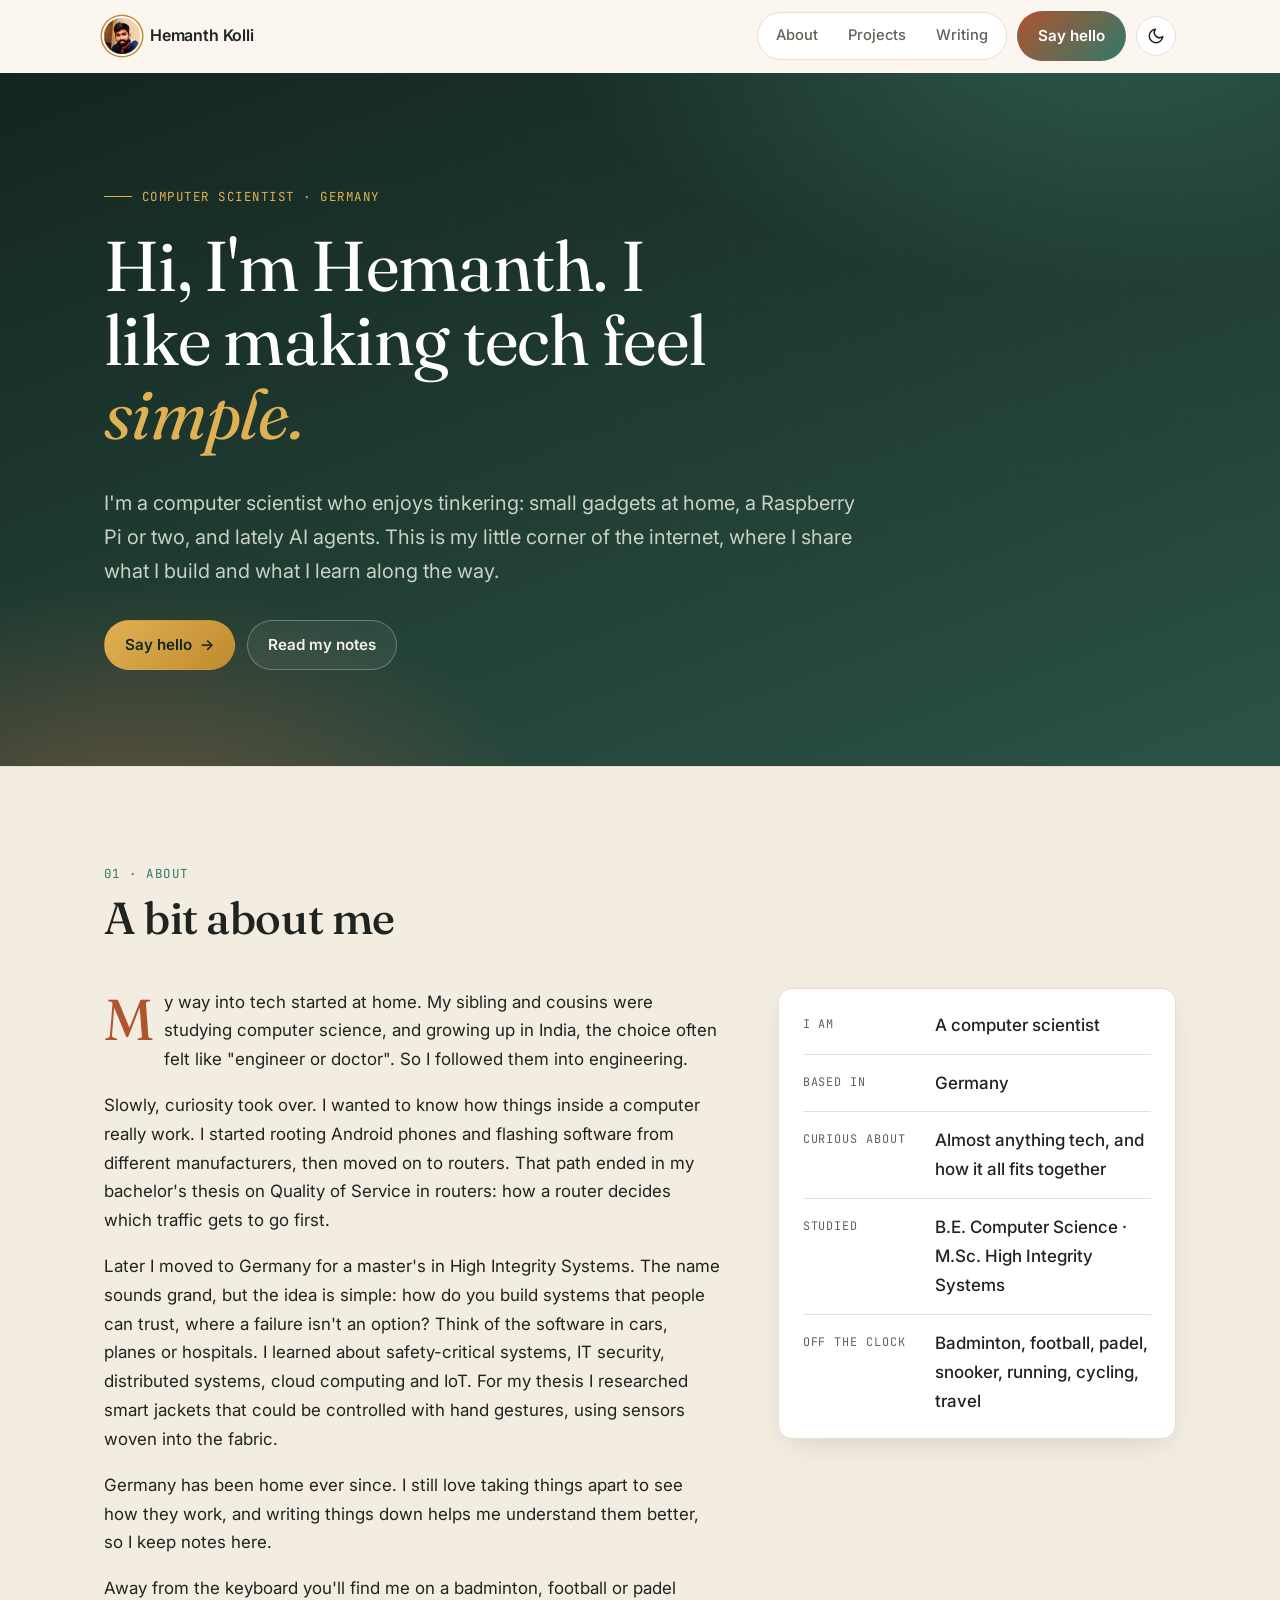
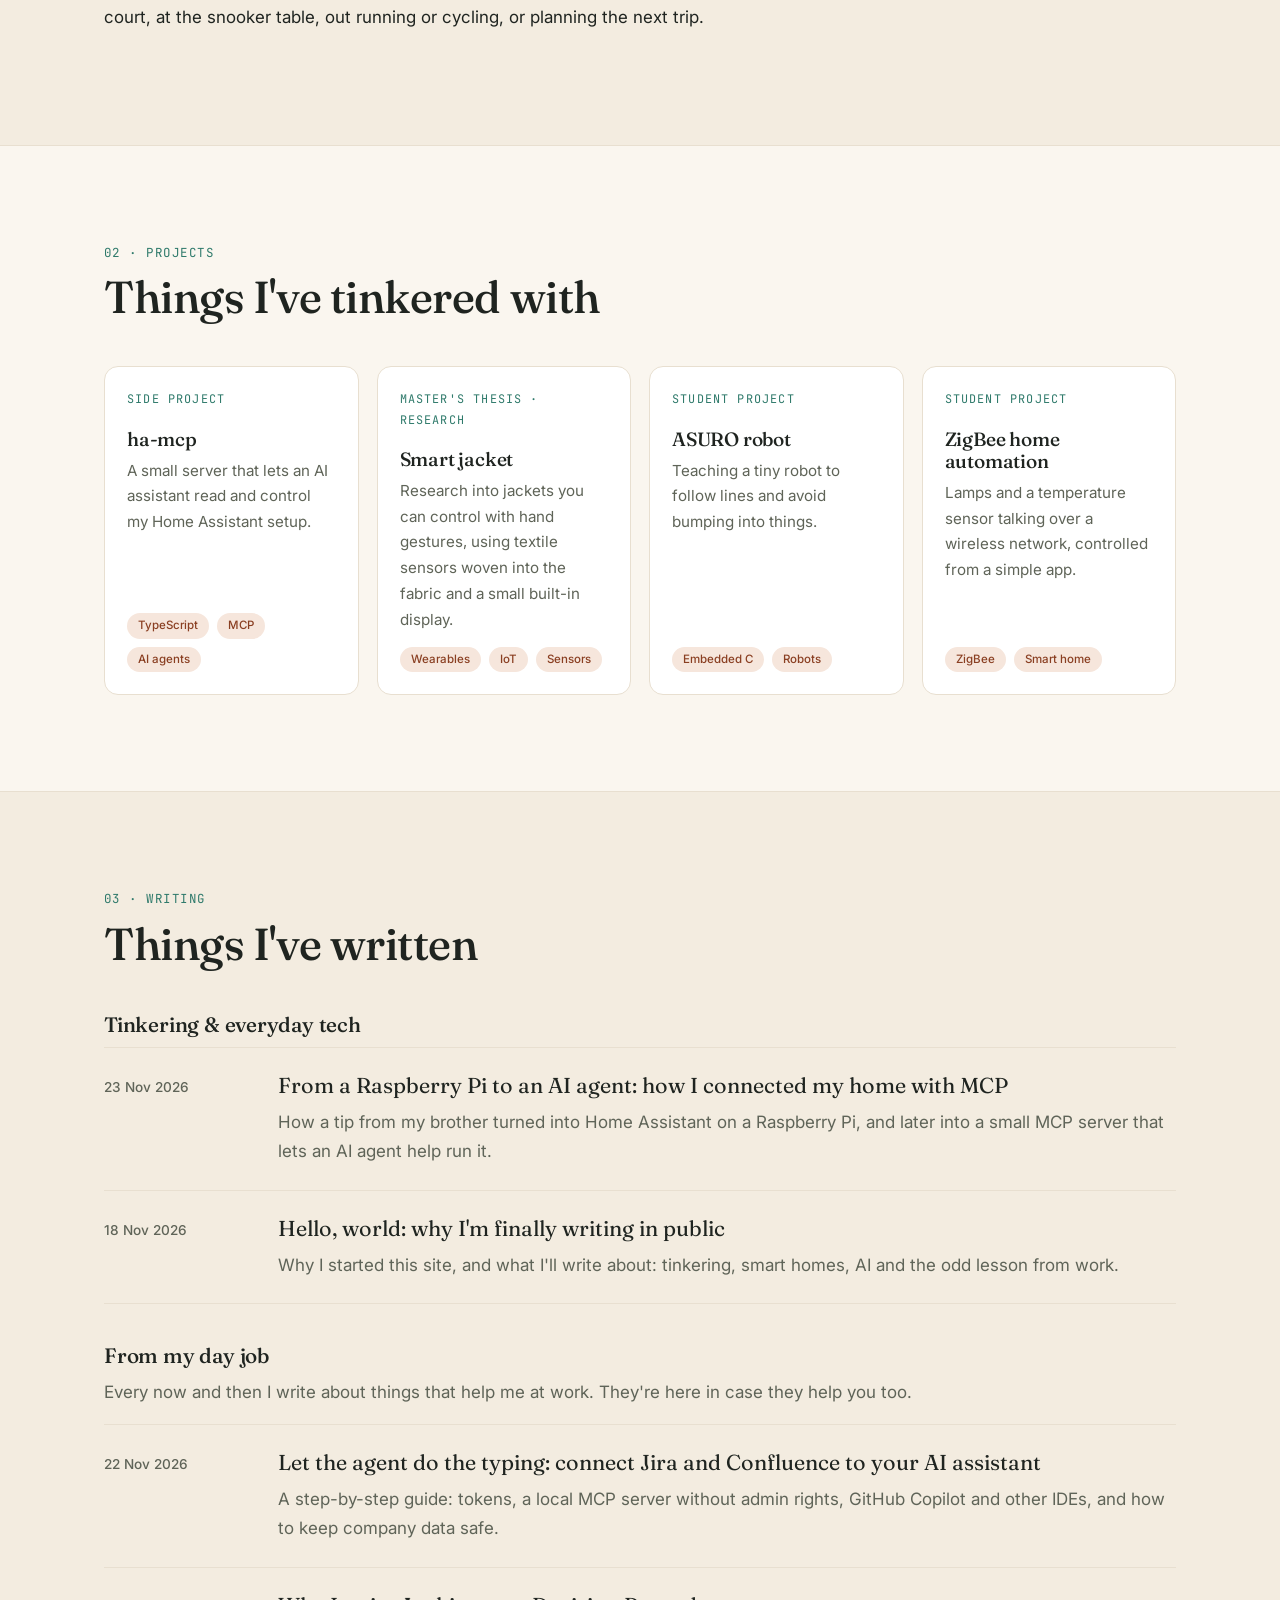
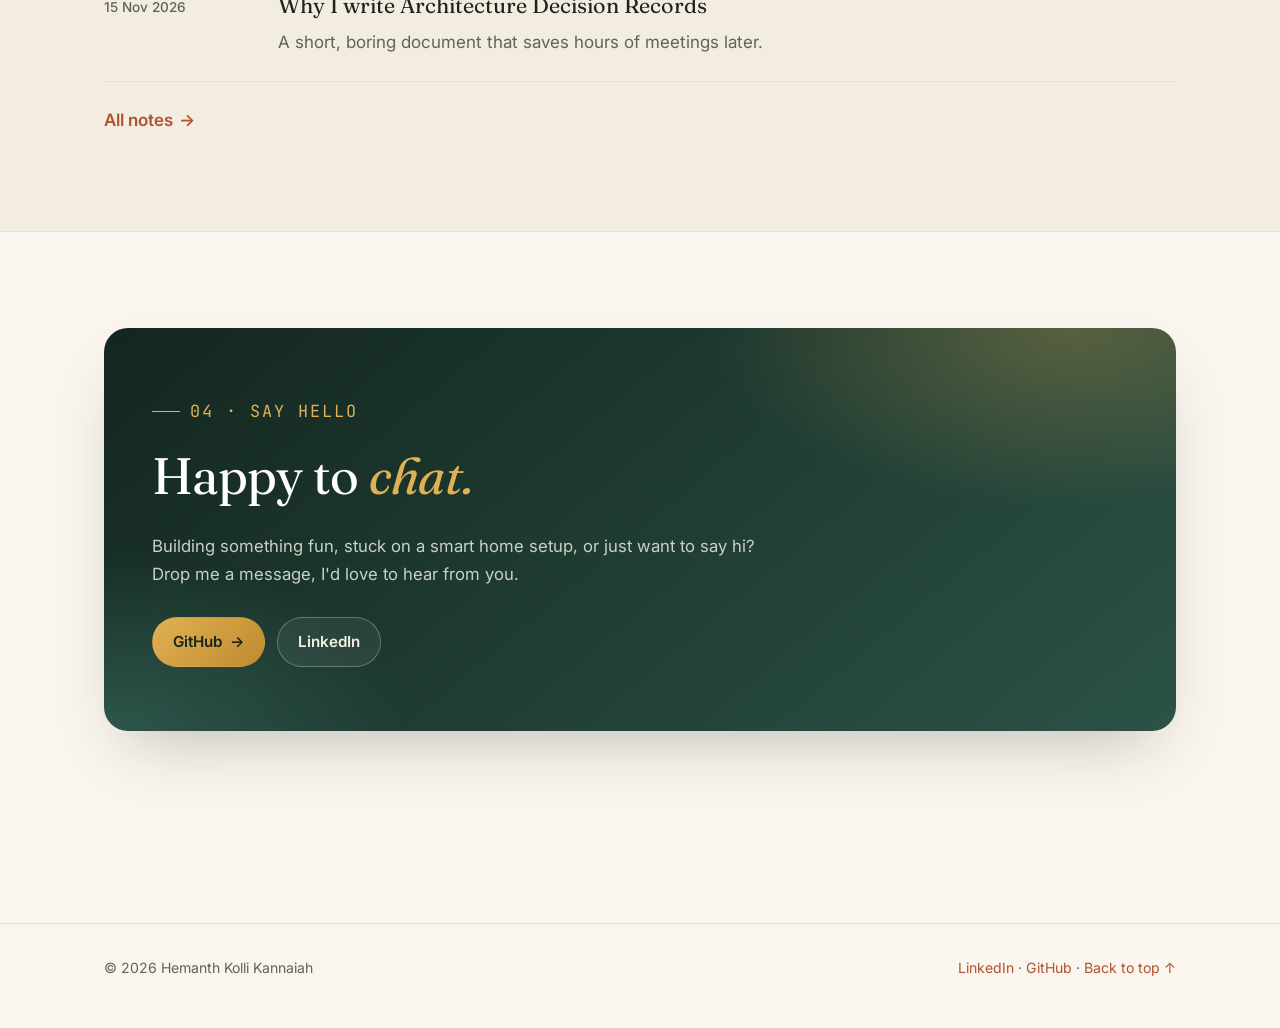
<file: index.html>
<!doctype html>
<html lang="en">
<head>
  <meta charset="utf-8">
  <meta name="viewport" content="width=device-width, initial-scale=1">
  <title>Hemanth Kolli · Computer Scientist</title>
  <meta name="description" content="Hemanth Kolli, a computer scientist in Germany who enjoys tinkering with smart home gadgets and AI, and writing about it.">
  <link rel="canonical" href="https://hemanthkolli.com/">
  <meta property="og:url" content="https://hemanthkolli.com/">
  <meta property="og:image" content="https://hemanthkolli.com/images/hemanth-400.jpg">
  <meta name="twitter:card" content="summary">
  <meta property="og:title" content="Hemanth Kolli · Computer Scientist">
  <meta property="og:description" content="A computer scientist who likes making tech feel simple.">
  <meta property="og:type" content="website">
  <script type="application/ld+json">
  {"@context":"https://schema.org","@type":"Person","name":"Hemanth Kolli Kannaiah","alternateName":"Hemanth Kolli","url":"https://hemanthkolli.com/","jobTitle":"Computer Scientist","address":{"@type":"PostalAddress","addressCountry":"DE"},"image":"https://hemanthkolli.com/images/hemanth-400.jpg","alumniOf":"Frankfurt University of Applied Sciences","sameAs":["https://www.linkedin.com/in/hemanthkolli","https://github.com/Hemanthkolli"]}
  </script>
  <link rel="icon" href="data:image/svg+xml,<svg xmlns='http://www.w3.org/2000/svg' viewBox='0 0 32 32'><rect width='32' height='32' rx='8' fill='%231f3b34'/><text x='16' y='21.5' text-anchor='middle' font-family='Georgia,serif' font-size='15' font-weight='600' fill='%23e0b154'>hk</text></svg>">
  <meta name="theme-color" content="#1f3b34">
  <script>document.documentElement.classList.add("js");try{var t=localStorage.getItem("theme");if(t)document.documentElement.setAttribute("data-theme",t)}catch(e){}</script>
  <link rel="preconnect" href="https://fonts.googleapis.com">
  <link rel="preconnect" href="https://fonts.gstatic.com" crossorigin>
  <link href="https://fonts.googleapis.com/css2?family=Fraunces:ital,opsz,wght@0,9..144,400;0,9..144,500;0,9..144,600;1,9..144,400&family=Inter:wght@400;500;600&family=JetBrains+Mono:wght@400;500&display=swap" rel="stylesheet">
  <link rel="stylesheet" href="/css/style.css">
</head>
<body>
  <a class="skip-link" href="#main">Skip to content</a>

  <header class="site-header">
    <nav class="nav container" aria-label="Main">
      <a class="logo" href="/" aria-label="Hemanth Kolli, home"><img class="avatar" src="/images/hemanth-128.jpg" alt="" width="36" height="36"><span class="logo-name">Hemanth Kolli</span></a>
      <div class="nav-right">
        <ul class="nav-links">
          <li><a href="/#about">About</a></li>
          <li><a href="/#work">Projects</a></li>
          <li><a href="/blog/">Writing</a></li>
        </ul>
        <a class="btn primary nav-cta" href="/#contact">Say hello</a>
        <button class="icon-btn" type="button" data-theme-toggle aria-label="Toggle theme"></button>
        <button class="icon-btn menu-toggle" type="button" data-menu-toggle aria-label="Open menu" aria-expanded="false"><svg viewBox="0 0 24 24" fill="none" stroke="currentColor" stroke-width="2" stroke-linecap="round" aria-hidden="true"><path d="M4 7h16M4 12h16M4 17h16"/></svg></button>
      </div>
    </nav>
  </header>

  <main id="main">
    <!-- ============ HERO ============ -->
    <div class="hero-band">
      <section class="hero container">
        <p class="eyebrow">Computer Scientist · Germany</p>
        <h1>Hi, I'm Hemanth. I like making tech feel <em>simple.</em></h1>
        <p class="lead">
          I'm a computer scientist who enjoys tinkering: small gadgets at home, a Raspberry Pi or two,
          and lately AI agents. This is my little corner of the internet, where I share what I build
          and what I learn along the way.
        </p>
        <div class="cta">
          <a class="btn gold" href="#contact">Say hello <span class="arrow">→</span></a>
          <a class="btn ghost-light" href="/blog/">Read my notes</a>
        </div>
      </section>
    </div>

    <!-- ============ ABOUT ============ -->
    <section id="about" class="block alt reveal">
      <div class="container">
        <div class="section-head">
          <span class="section-num">01 · About</span>
          <h2>A bit about me</h2>
        </div>
        <div class="about-grid">
          <div class="prose">
            <p>
              My way into tech started at home. My sibling and cousins were studying computer science,
              and growing up in India, the choice often felt like "engineer or doctor". So I followed
              them into engineering.
            </p>
            <p>
              Slowly, curiosity took over. I wanted to know how things inside a computer really work.
              I started rooting Android phones and flashing software from different manufacturers, then
              moved on to routers. That path ended in my bachelor's thesis on Quality of Service in
              routers: how a router decides which traffic gets to go first.
            </p>
            <p>
              Later I moved to Germany for a master's in High Integrity Systems. The name sounds grand, but
              the idea is simple: how do you build systems that people can trust, where a failure isn't an
              option? Think of the software in cars, planes or hospitals. I learned about safety-critical
              systems, IT security, distributed systems, cloud computing and IoT. For my thesis I researched
              smart jackets that could be controlled with hand gestures, using sensors woven into the fabric.
            </p>
            <p>
              Germany has been home ever since. I still love taking things apart to see how they work, and
              writing things down helps me understand them better, so I keep notes here.
            </p>
            <p>
              Away from the keyboard you'll find me on a badminton, football or padel court, at the
              snooker table, out running or cycling, or planning the next trip.
            </p>
          </div>
          <dl class="facts">
            <div><dt>I am</dt><dd>A computer scientist</dd></div>
            <div><dt>Based in</dt><dd>Germany</dd></div>
            <div><dt>Curious about</dt><dd>Almost anything tech, and how it all fits together</dd></div>
            <div><dt>Studied</dt><dd>B.E. Computer Science · M.Sc. High Integrity Systems</dd></div>
            <div><dt>Off the clock</dt><dd>Badminton, football, padel, snooker, running, cycling, travel</dd></div>
          </dl>
        </div>
      </div>
    </section>

    <!-- ============ PROJECTS ============ -->
    <section id="work" class="block reveal">
      <div class="container">
        <div class="section-head">
          <span class="section-num">02 · Projects</span>
          <h2>Things I've tinkered with</h2>
        </div>
        <div class="cards">
          <article class="card">
            <span class="kicker">Side project</span>
            <h3><a href="https://github.com/Hemanthkolli/home-assistant-agent-mcp">ha-mcp</a></h3>
            <p>A small server that lets an AI assistant read and control my Home Assistant setup.</p>
            <ul class="tags"><li class="tag">TypeScript</li><li class="tag">MCP</li><li class="tag">AI agents</li></ul>
          </article>
          <article class="card">
            <span class="kicker">Master's thesis · research</span>
            <h3>Smart jacket</h3>
            <p>Research into jackets you can control with hand gestures, using textile sensors woven into the fabric and a small built-in display.</p>
            <ul class="tags"><li class="tag">Wearables</li><li class="tag">IoT</li><li class="tag">Sensors</li></ul>
          </article>
          <article class="card">
            <span class="kicker">Student project</span>
            <h3>ASURO robot</h3>
            <p>Teaching a tiny robot to follow lines and avoid bumping into things.</p>
            <ul class="tags"><li class="tag">Embedded C</li><li class="tag">Robots</li></ul>
          </article>
          <article class="card">
            <span class="kicker">Student project</span>
            <h3>ZigBee home automation</h3>
            <p>Lamps and a temperature sensor talking over a wireless network, controlled from a simple app.</p>
            <ul class="tags"><li class="tag">ZigBee</li><li class="tag">Smart home</li></ul>
          </article>
        </div>
      </div>
    </section>

    <!-- ============ WRITING ============ -->
    <section id="writing" class="block alt reveal">
      <div class="container">
        <div class="section-head">
          <span class="section-num">03 · Writing</span>
          <h2>Things I've written</h2>
        </div>
        <h3 class="sub">Tinkering &amp; everyday tech</h3>
        <ul class="posts">
          <li>
            <time datetime="2026-11-23">23 Nov 2026</time>
            <div>
              <a class="title" href="/blog/home-assistant-mcp.html">From a Raspberry Pi to an AI agent: how I connected my home with MCP</a>
              <p>How a tip from my brother turned into Home Assistant on a Raspberry Pi, and later into a small MCP server that lets an AI agent help run it.</p>
            </div>
          </li>
          <li>
            <time datetime="2026-11-18">18 Nov 2026</time>
            <div>
              <a class="title" href="/blog/hello-world.html">Hello, world: why I'm finally writing in public</a>
              <p>Why I started this site, and what I'll write about: tinkering, smart homes, AI and the odd lesson from work.</p>
            </div>
          </li>
        </ul>
        <h3 class="sub" style="margin-top:40px">From my day job</h3>
        <p class="dim">Every now and then I write about things that help me at work. They're here in case they help you too.</p>
        <ul class="posts">
          <li>
            <time datetime="2026-11-22">22 Nov 2026</time>
            <div>
              <a class="title" href="/blog/ai-agent-backlog.html">Let the agent do the typing: connect Jira and Confluence to your AI assistant</a>
              <p>A step-by-step guide: tokens, a local MCP server without admin rights, GitHub Copilot and other IDEs, and how to keep company data safe.</p>
            </div>
          </li>
          <li>
            <time datetime="2026-11-15">15 Nov 2026</time>
            <div>
              <a class="title" href="/blog/why-adrs.html">Why I write Architecture Decision Records</a>
              <p>A short, boring document that saves hours of meetings later.</p>
            </div>
          </li>
        </ul>
        <a class="more" href="/blog/">All notes <span>→</span></a>
      </div>
    </section>

    <!-- ============ CONTACT ============ -->
    <section id="contact" class="block reveal">
      <div class="container">
        <div class="contact-band">
          <p class="eyebrow" style="color:var(--gold-400)">04 · Say hello</p>
          <h2>Happy to <em>chat.</em></h2>
          <p>
            Building something fun, stuck on a smart home setup, or just want to say hi?
            Drop me a message, I'd love to hear from you.
          </p>
          <ul class="links">
            <li><a class="btn gold" href="https://github.com/Hemanthkolli" rel="me">GitHub <span class="arrow">→</span></a></li>
            <li><a class="btn ghost-light" href="https://www.linkedin.com/in/hemanthkolli" rel="me">LinkedIn</a></li>
          </ul>
        </div>
      </div>
    </section>
  </main>

  <footer class="site-footer">
    <div class="container">
      <span>© <span data-year>2026</span> Hemanth Kolli Kannaiah</span>
      <span><a href="https://www.linkedin.com/in/hemanthkolli" rel="me">LinkedIn</a> · <a href="https://github.com/Hemanthkolli" rel="me">GitHub</a> · <a href="#main">Back to top ↑</a></span>
    </div>
  </footer>

  <script src="/js/main.js" defer></script>
</body>
</html>
</file>
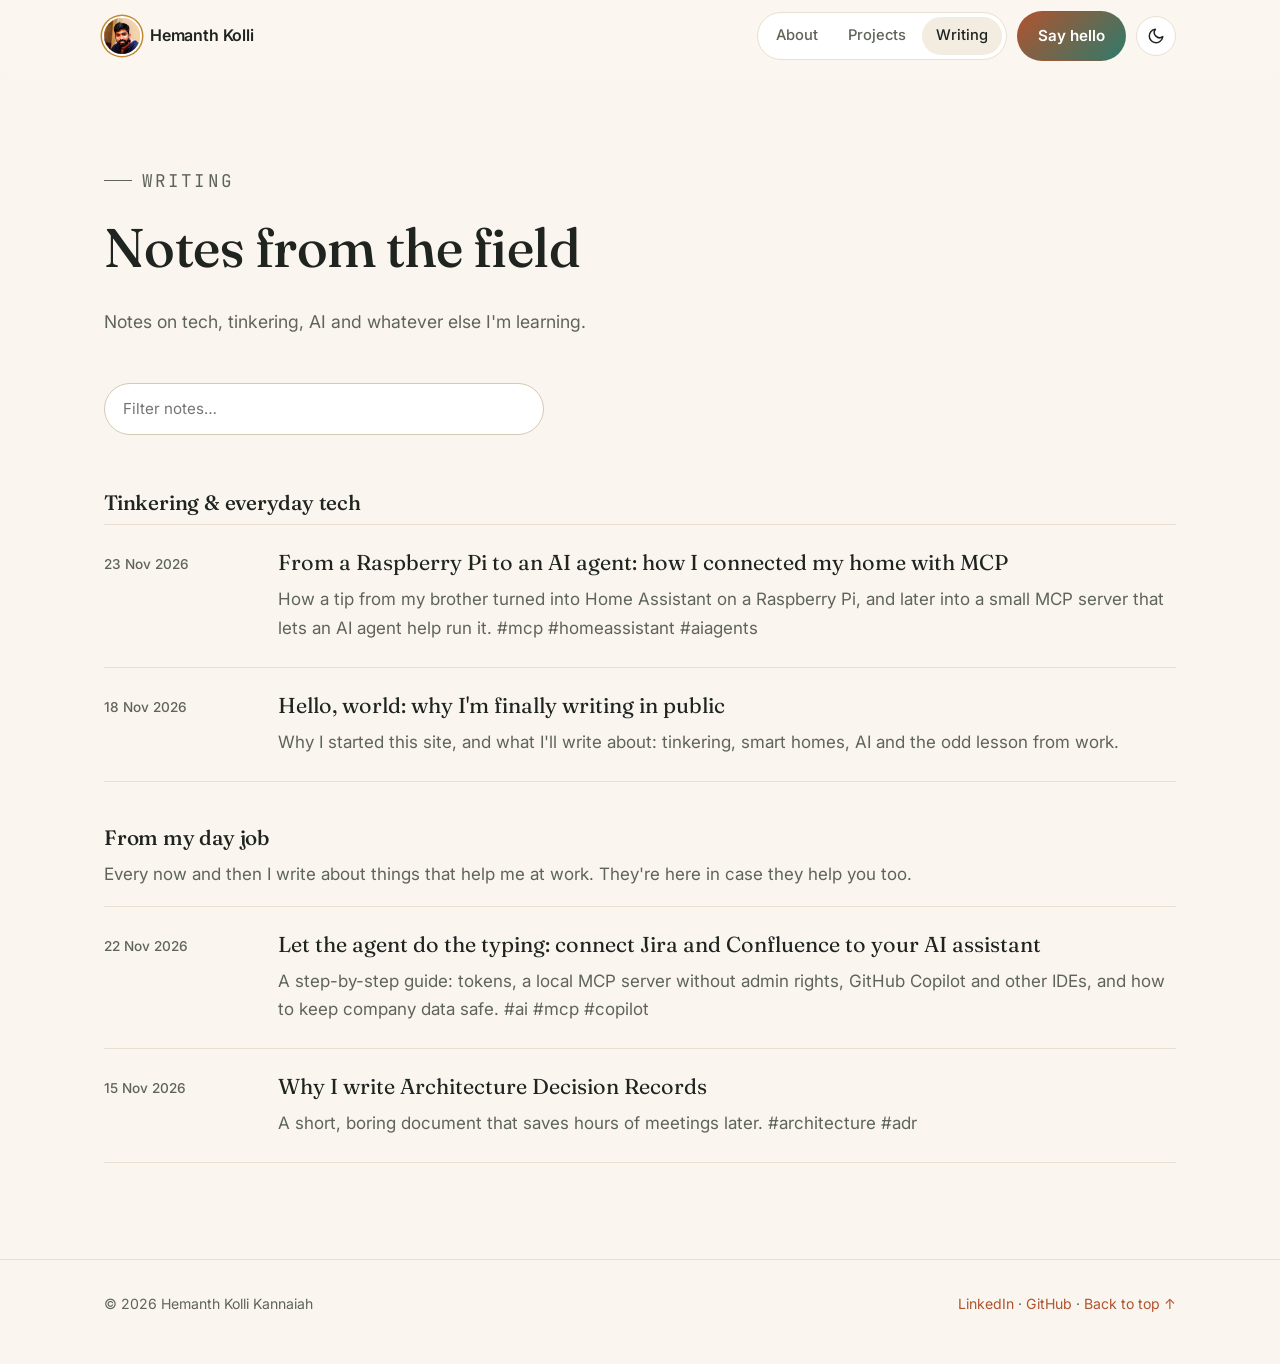
<file: blog/index.html>
<!doctype html>
<html lang="en">
<head>
  <meta charset="utf-8">
  <meta name="viewport" content="width=device-width, initial-scale=1">
  <title>Blog · Hemanth Kolli</title>
  <meta name="description" content="Notes on tech, tinkering and things I'm learning.">
  <link rel="canonical" href="https://hemanthkolli.com/blog/">
  <meta property="og:url" content="https://hemanthkolli.com/blog/">
  <meta property="og:image" content="https://hemanthkolli.com/images/hemanth-400.jpg">
  <meta name="twitter:card" content="summary">
  <link rel="icon" href="data:image/svg+xml,<svg xmlns='http://www.w3.org/2000/svg' viewBox='0 0 32 32'><rect width='32' height='32' rx='8' fill='%231f3b34'/><text x='16' y='21.5' text-anchor='middle' font-family='Georgia,serif' font-size='15' font-weight='600' fill='%23e0b154'>hk</text></svg>">
  <meta name="theme-color" content="#1f3b34">
  <script>document.documentElement.classList.add("js");try{var t=localStorage.getItem("theme");if(t)document.documentElement.setAttribute("data-theme",t)}catch(e){}</script>
  <link rel="preconnect" href="https://fonts.googleapis.com">
  <link rel="preconnect" href="https://fonts.gstatic.com" crossorigin>
  <link href="https://fonts.googleapis.com/css2?family=Fraunces:ital,opsz,wght@0,9..144,400;0,9..144,500;0,9..144,600;1,9..144,400&family=Inter:wght@400;500;600&family=JetBrains+Mono:wght@400;500&display=swap" rel="stylesheet">
  <link rel="stylesheet" href="/css/style.css">
</head>
<body>
  <a class="skip-link" href="#main">Skip to content</a>
  <header class="site-header">
    <nav class="nav container" aria-label="Main">
      <a class="logo" href="/" aria-label="Hemanth Kolli, home"><img class="avatar" src="/images/hemanth-128.jpg" alt="" width="36" height="36"><span class="logo-name">Hemanth Kolli</span></a>
      <div class="nav-right">
        <ul class="nav-links">
          <li><a href="/#about">About</a></li>
          <li><a href="/#work">Projects</a></li>
          <li><a href="/blog/" aria-current="page">Writing</a></li>
        </ul>
        <a class="btn primary nav-cta" href="/#contact">Say hello</a>
        <button class="icon-btn" type="button" data-theme-toggle aria-label="Toggle theme"></button>
        <button class="icon-btn menu-toggle" type="button" data-menu-toggle aria-label="Open menu" aria-expanded="false"><svg viewBox="0 0 24 24" fill="none" stroke="currentColor" stroke-width="2" stroke-linecap="round" aria-hidden="true"><path d="M4 7h16M4 12h16M4 17h16"/></svg></button>
      </div>
    </nav>
  </header>
  <main id="main" class="container">
    <div class="page-head">
      <p class="eyebrow">Writing</p>
      <h1>Notes from the field</h1>
      <p>Notes on tech, tinkering, AI and whatever else I'm learning.</p>
    </div>
    <label for="q" class="sr">Filter posts</label>
    <input id="q" class="filter" type="search" placeholder="Filter notes…" data-filter autocomplete="off">
    <h2 class="sub" style="margin-top:28px">Tinkering &amp; everyday tech</h2>
    <ul class="posts">
      <li data-post>
        <time datetime="2026-11-23">23 Nov 2026</time>
        <div>
          <a class="title" href="home-assistant-mcp.html">From a Raspberry Pi to an AI agent: how I connected my home with MCP</a>
          <p>How a tip from my brother turned into Home Assistant on a Raspberry Pi, and later into a small MCP server that lets an AI agent help run it. #mcp #homeassistant #aiagents</p>
        </div>
      </li>
      <li data-post>
        <time datetime="2026-11-18">18 Nov 2026</time>
        <div>
          <a class="title" href="hello-world.html">Hello, world: why I'm finally writing in public</a>
          <p>Why I started this site, and what I'll write about: tinkering, smart homes, AI and the odd lesson from work.</p>
        </div>
      </li>
    </ul>
    <h2 class="sub" style="margin-top:44px">From my day job</h2>
    <p class="dim">Every now and then I write about things that help me at work. They're here in case they help you too.</p>
    <ul class="posts">
      <li data-post>
        <time datetime="2026-11-22">22 Nov 2026</time>
        <div>
          <a class="title" href="ai-agent-backlog.html">Let the agent do the typing: connect Jira and Confluence to your AI assistant</a>
          <p>A step-by-step guide: tokens, a local MCP server without admin rights, GitHub Copilot and other IDEs, and how to keep company data safe. #ai #mcp #copilot</p>
        </div>
      </li>
      <li data-post>
        <time datetime="2026-11-15">15 Nov 2026</time>
        <div>
          <a class="title" href="why-adrs.html">Why I write Architecture Decision Records</a>
          <p>A short, boring document that saves hours of meetings later. #architecture #adr</p>
        </div>
      </li>
    </ul>
    <p class="dim" data-empty hidden>No posts match. Try another word.</p>
  </main>

  <footer class="site-footer">
    <div class="container">
      <span>© <span data-year>2026</span> Hemanth Kolli Kannaiah</span>
      <span><a href="https://www.linkedin.com/in/hemanthkolli" rel="me">LinkedIn</a> · <a href="https://github.com/Hemanthkolli" rel="me">GitHub</a> · <a href="#main">Back to top ↑</a></span>
    </div>
  </footer>
  <script src="/js/main.js" defer></script>
</body>
</html>
</file>
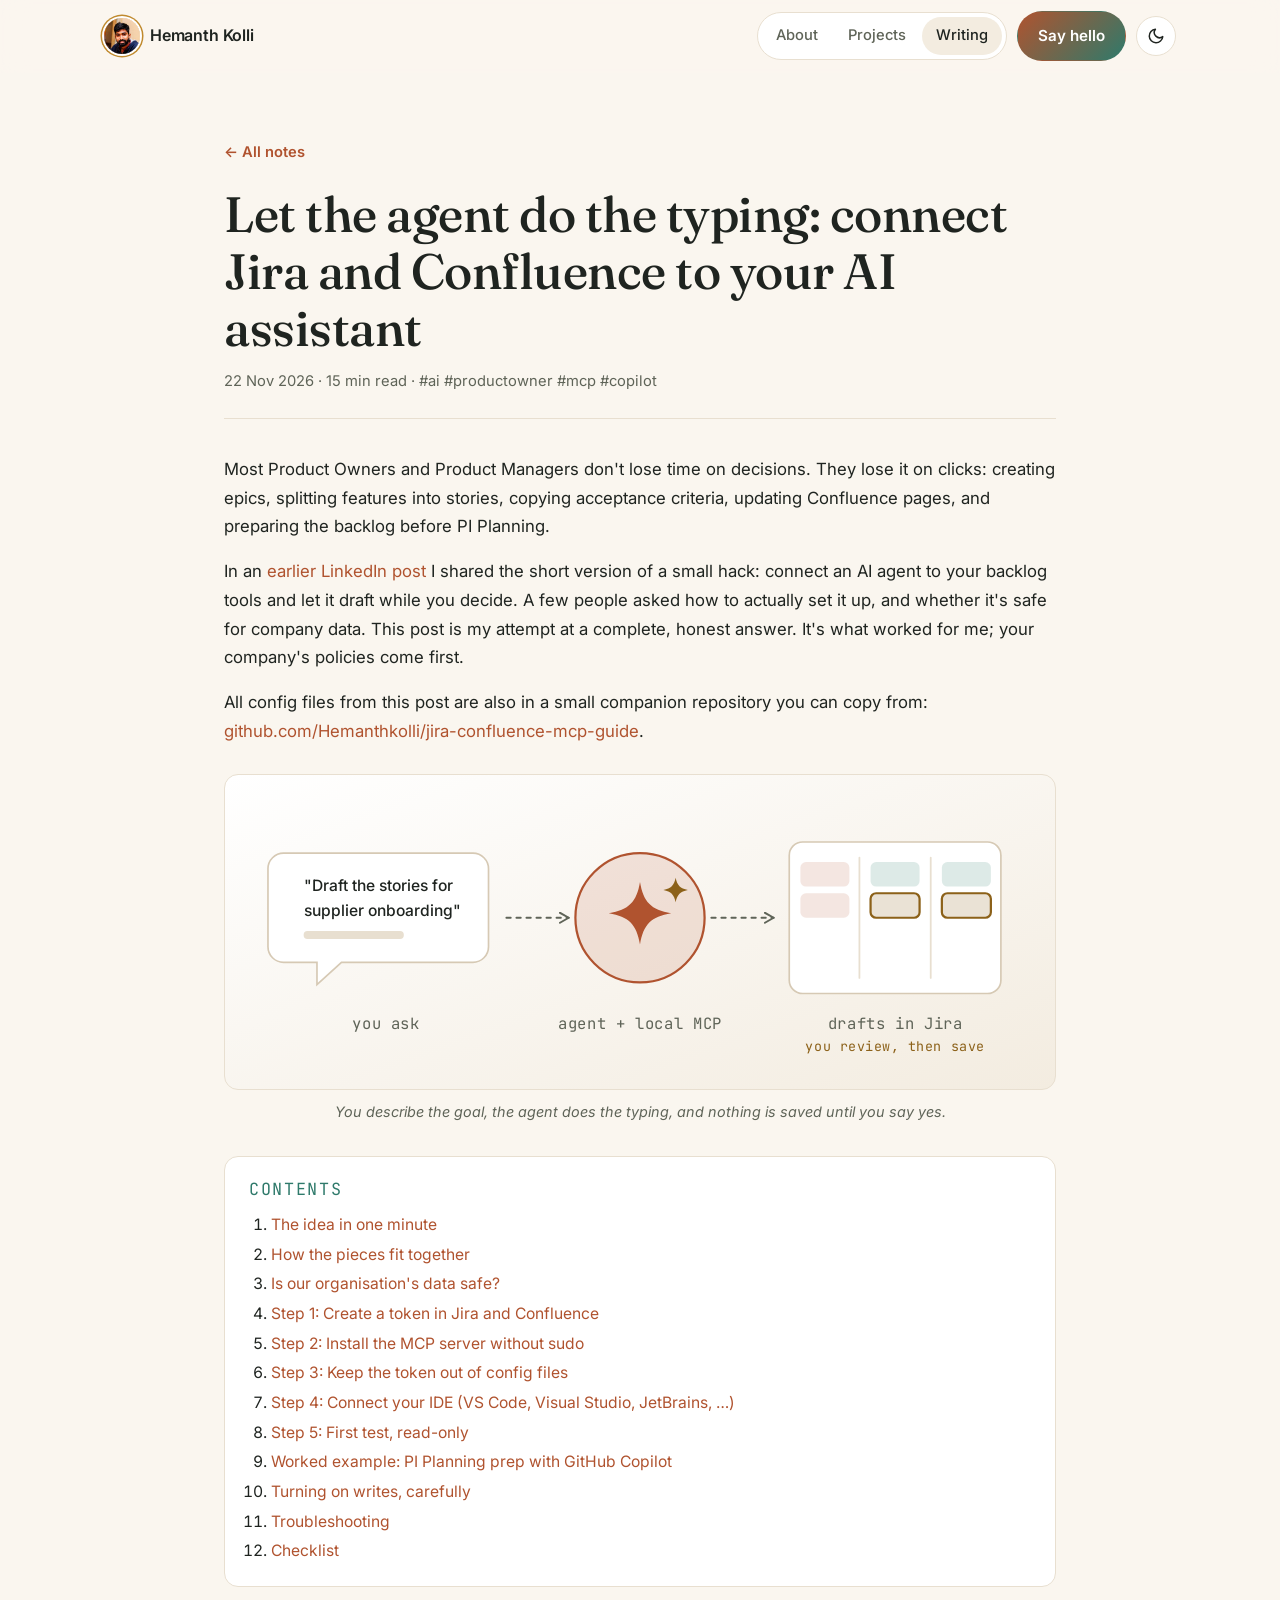
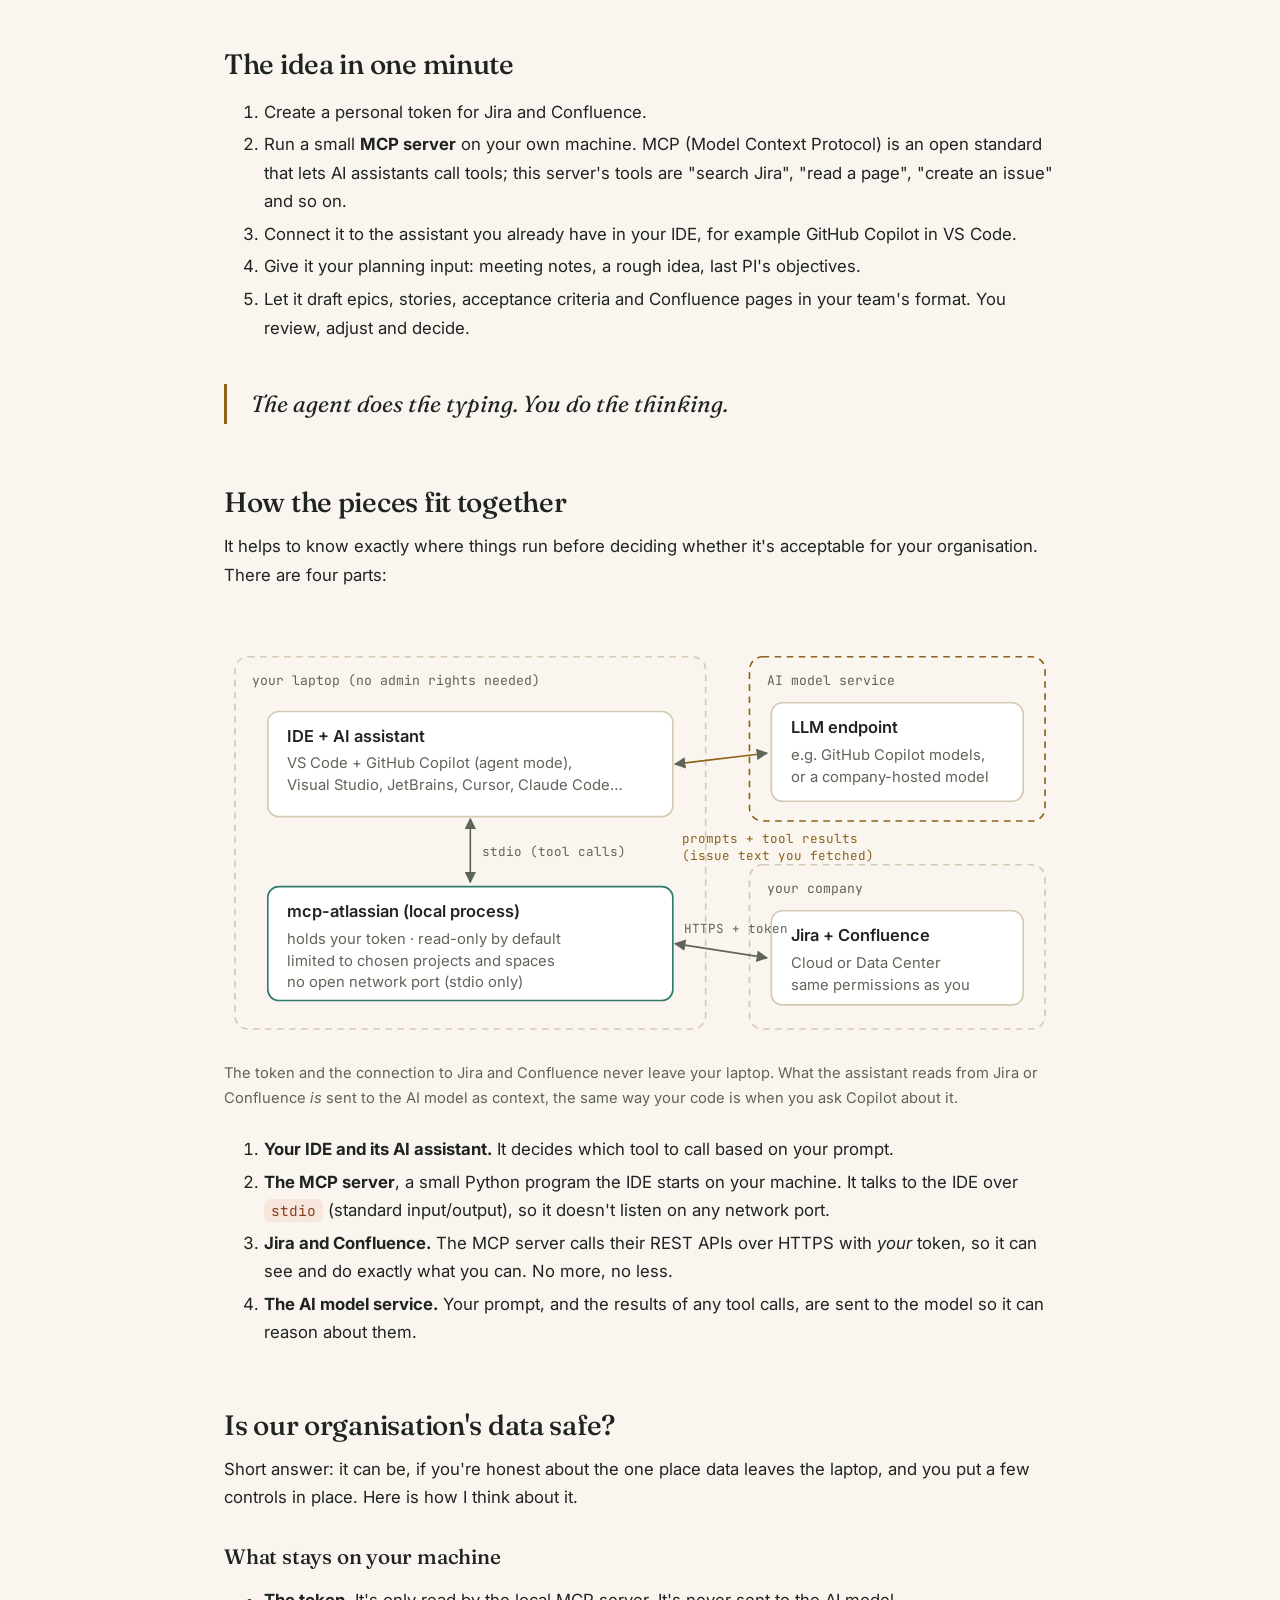
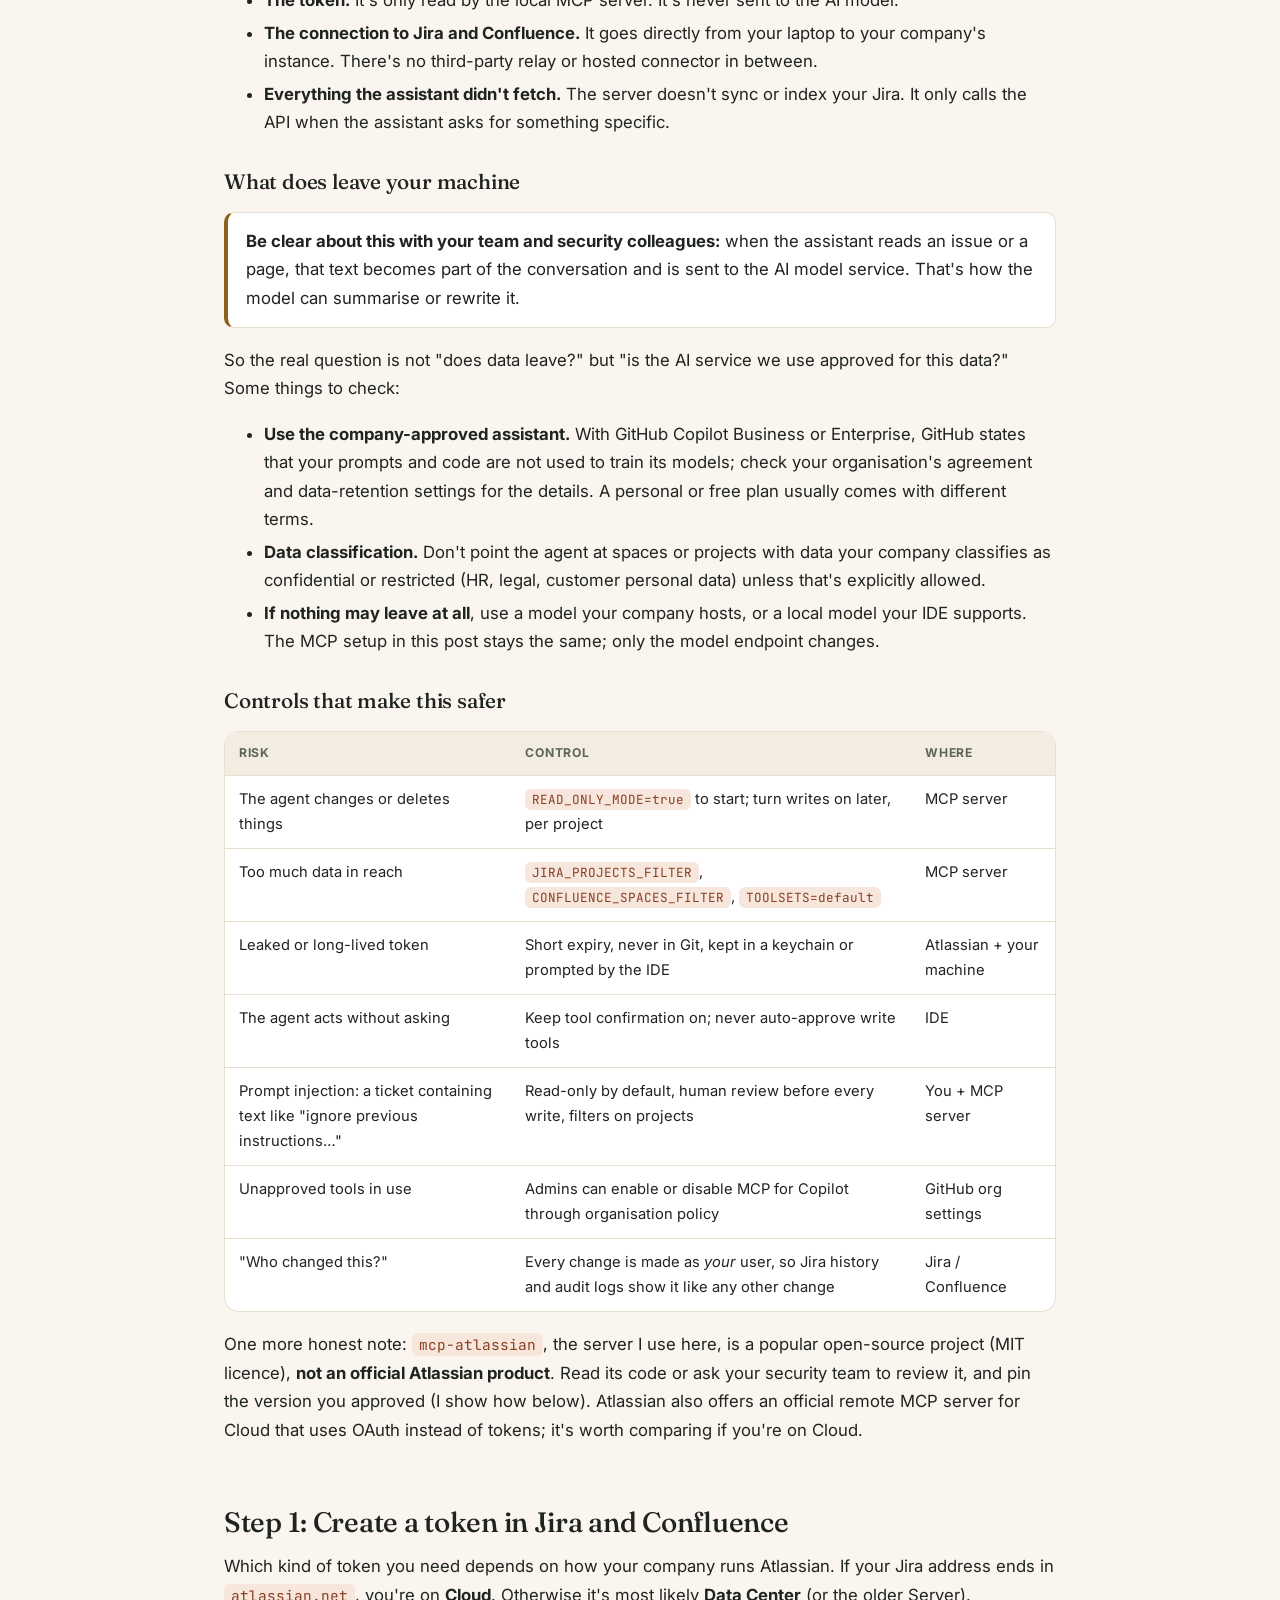
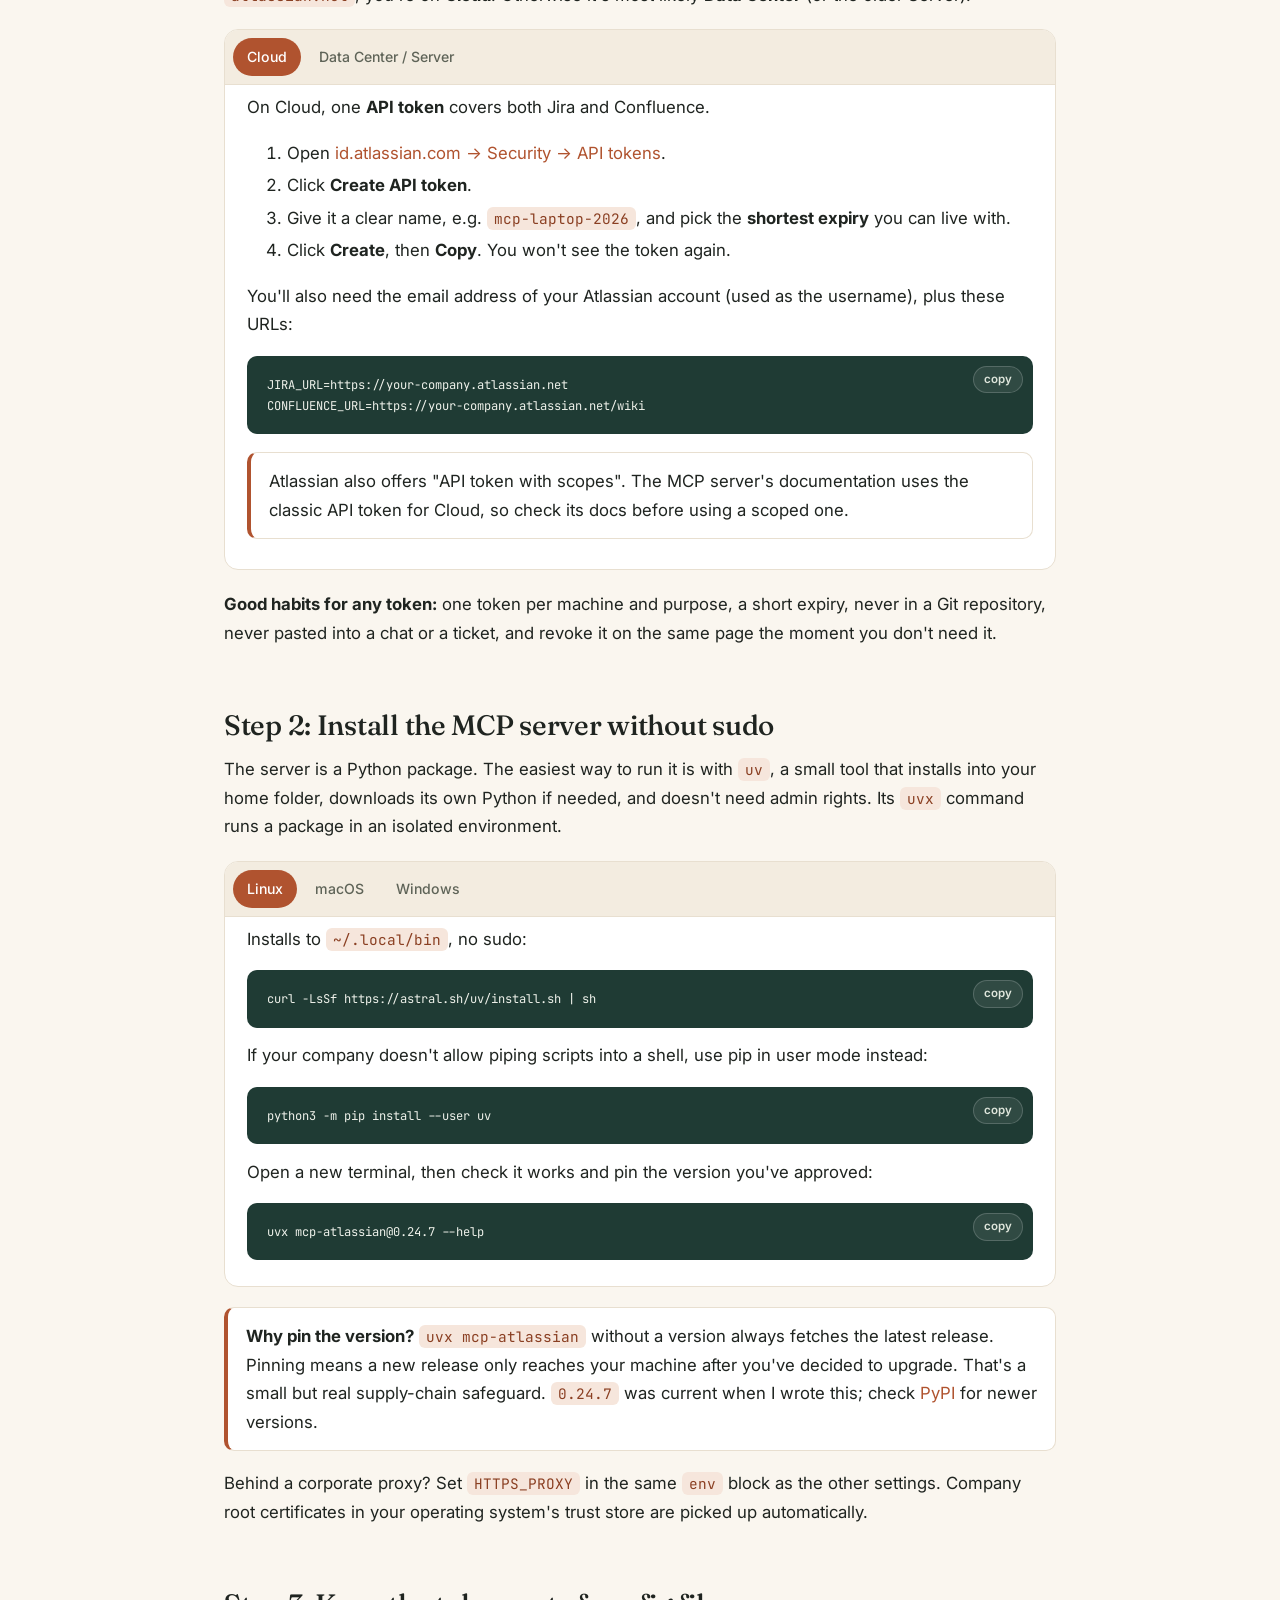
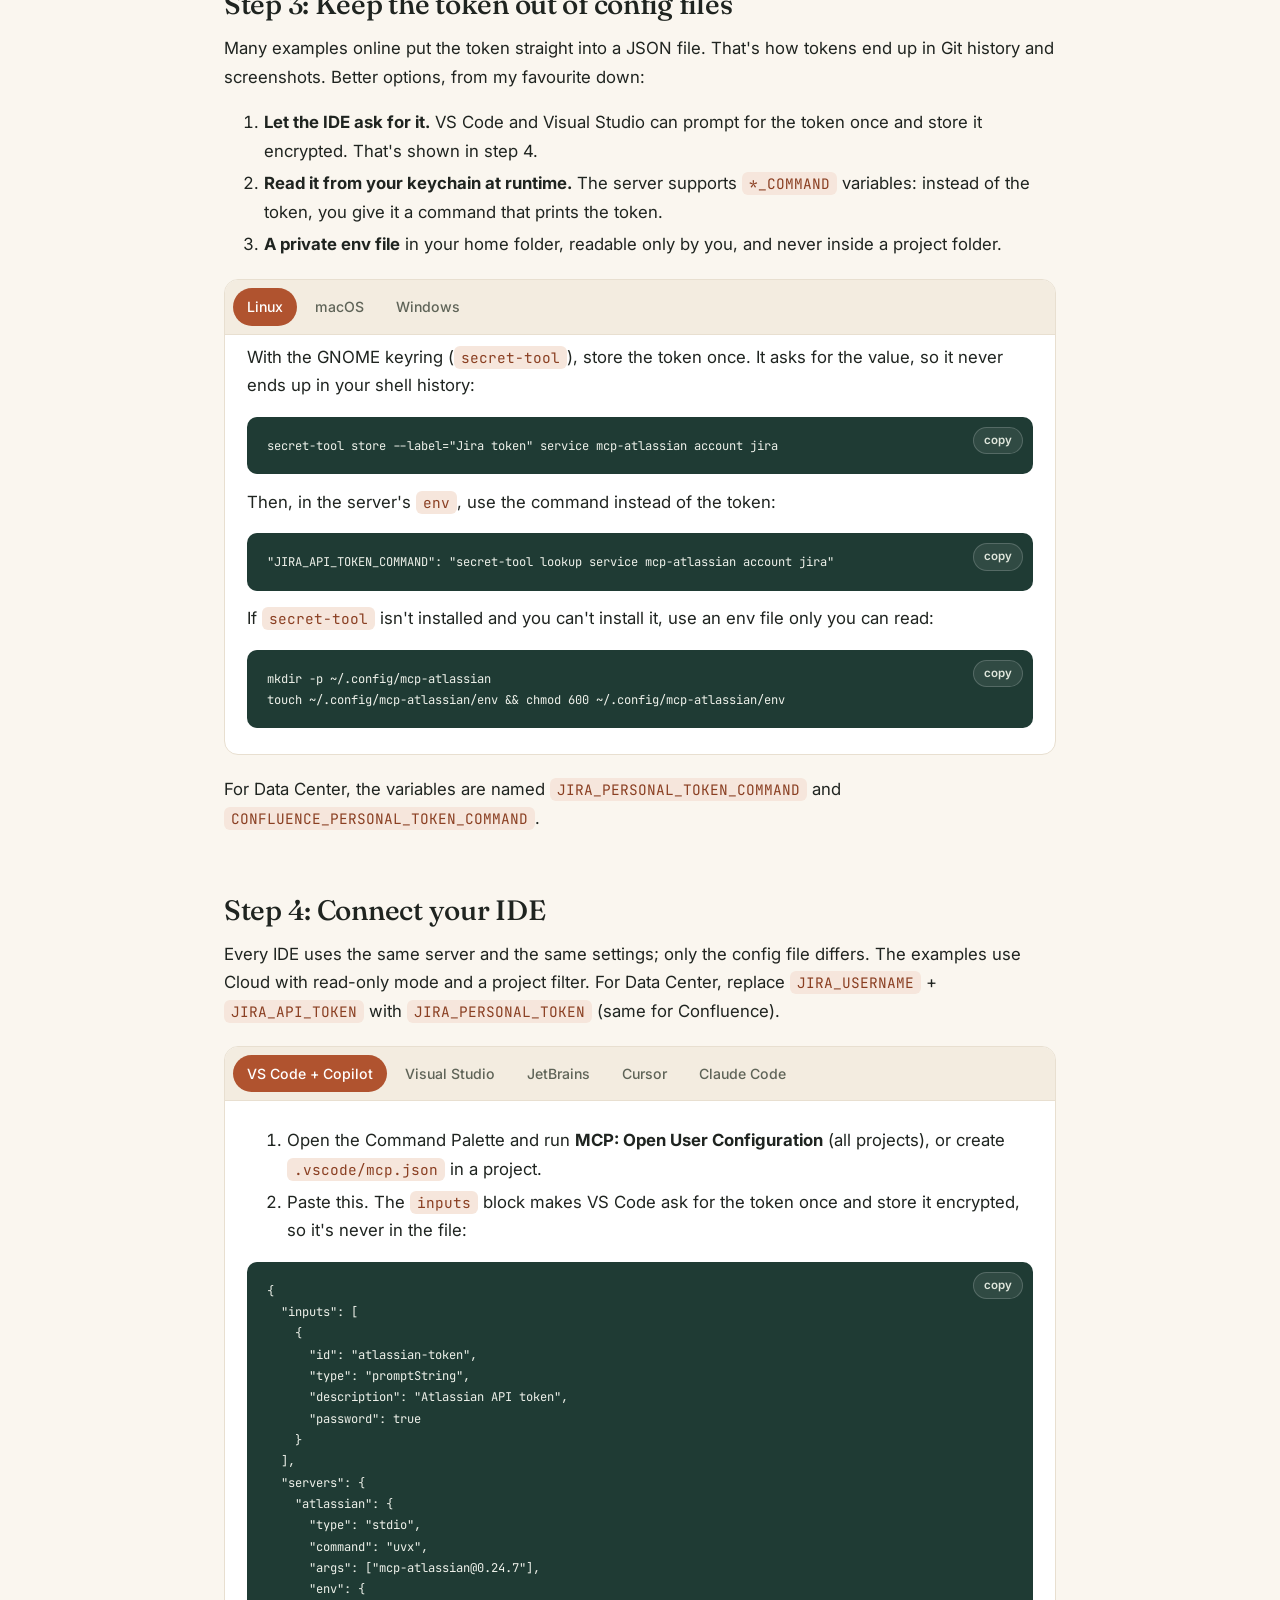
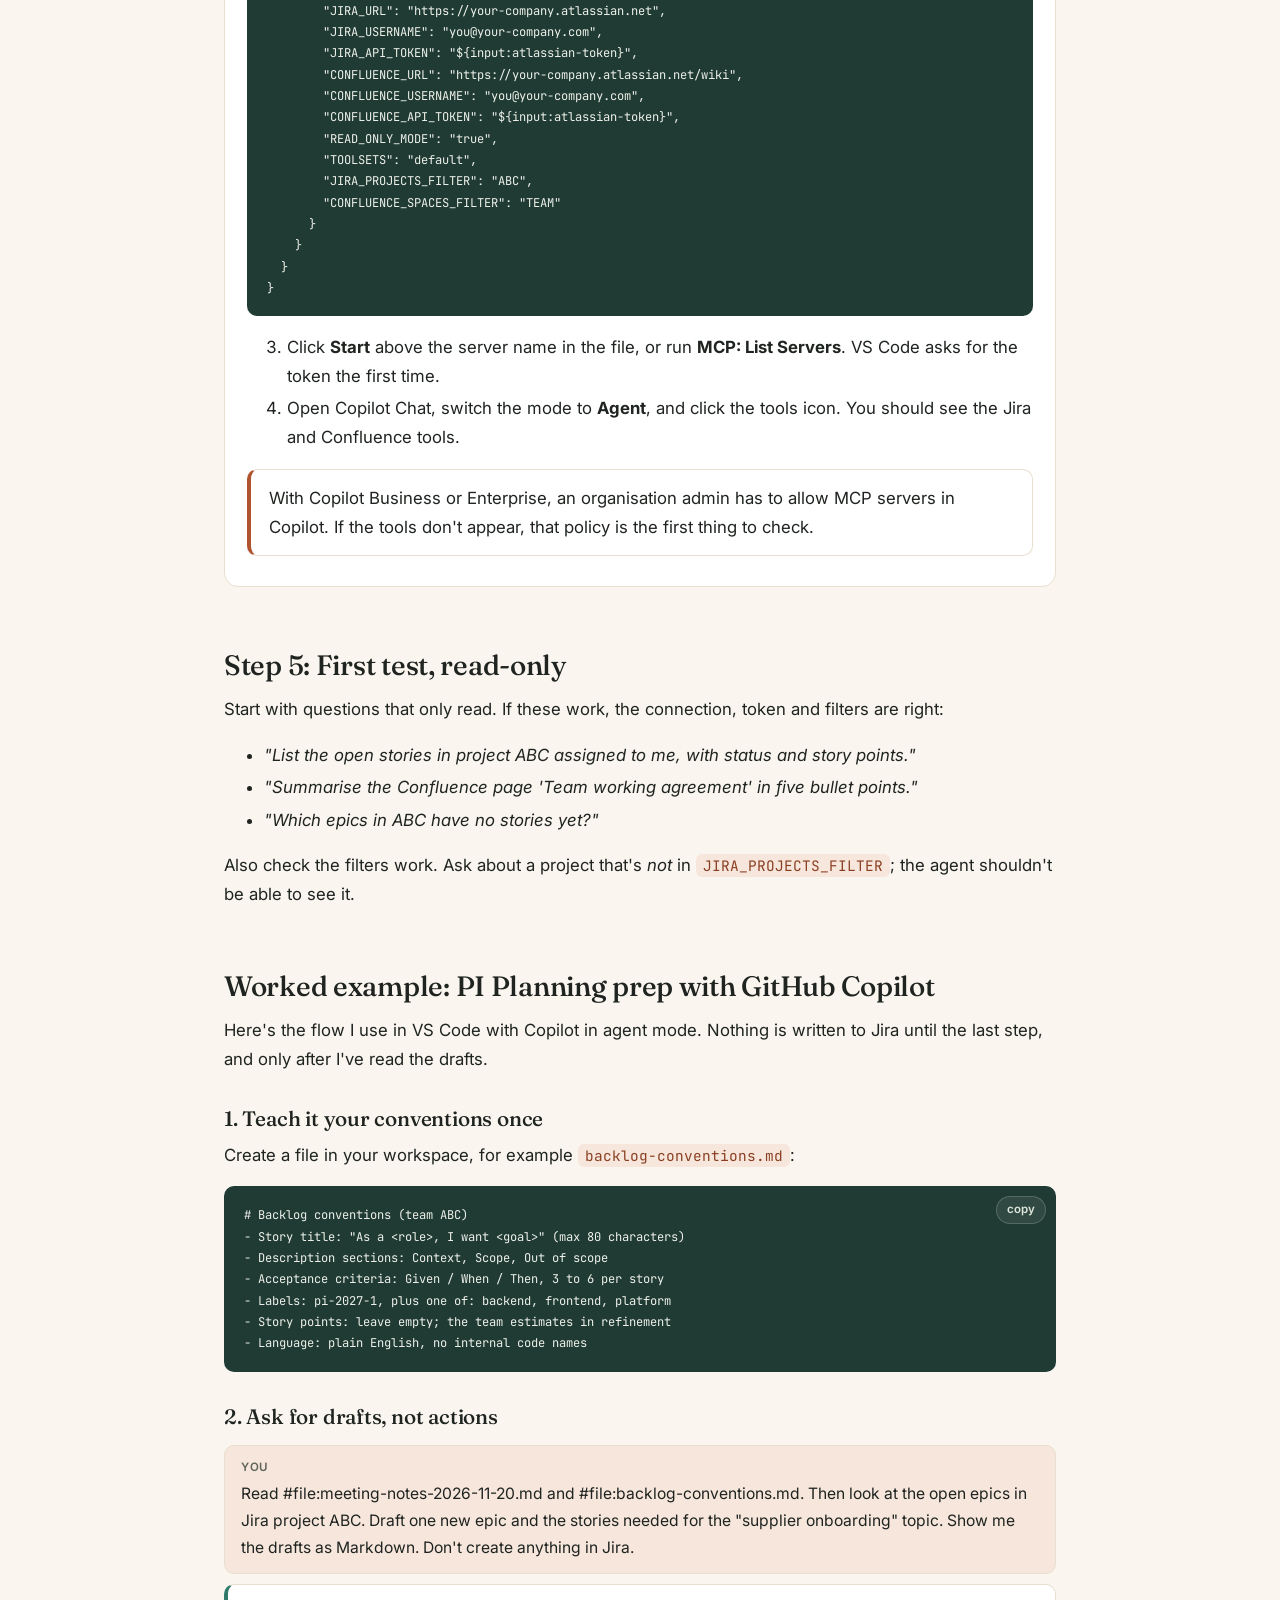
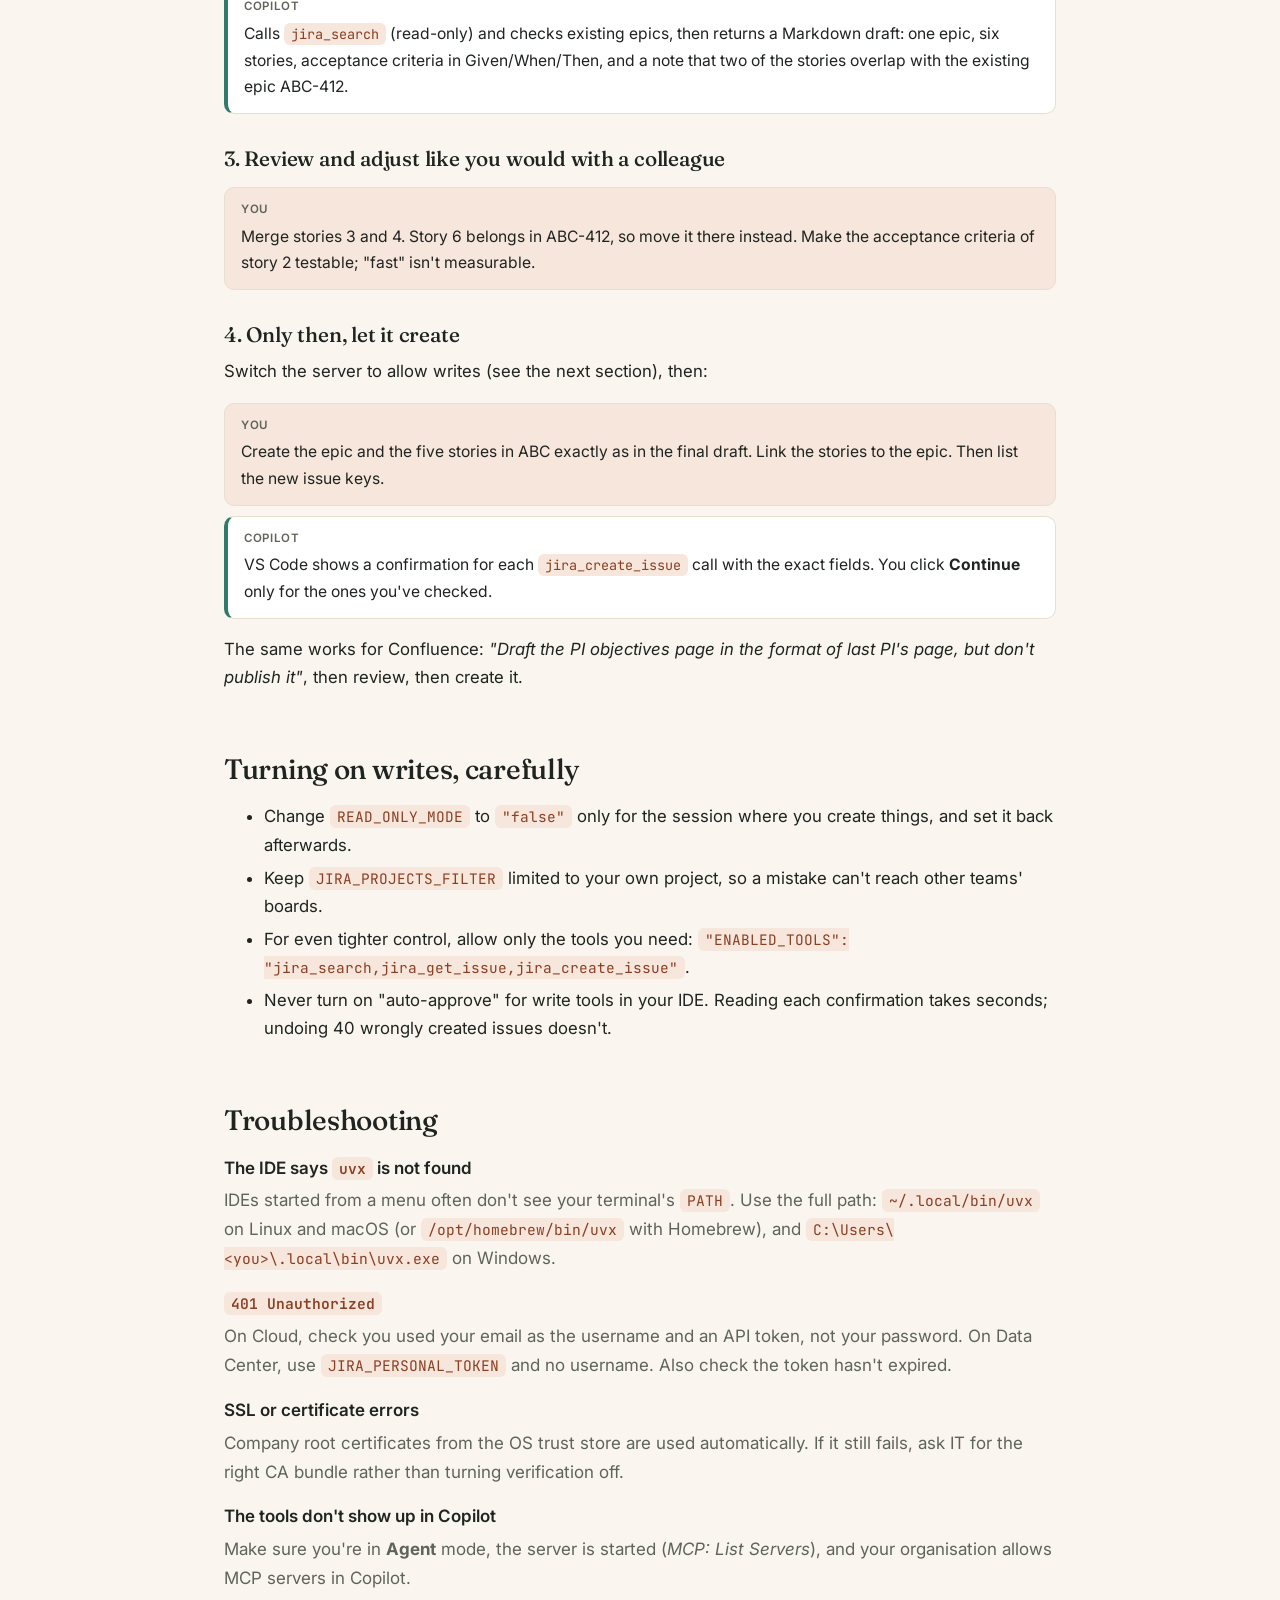
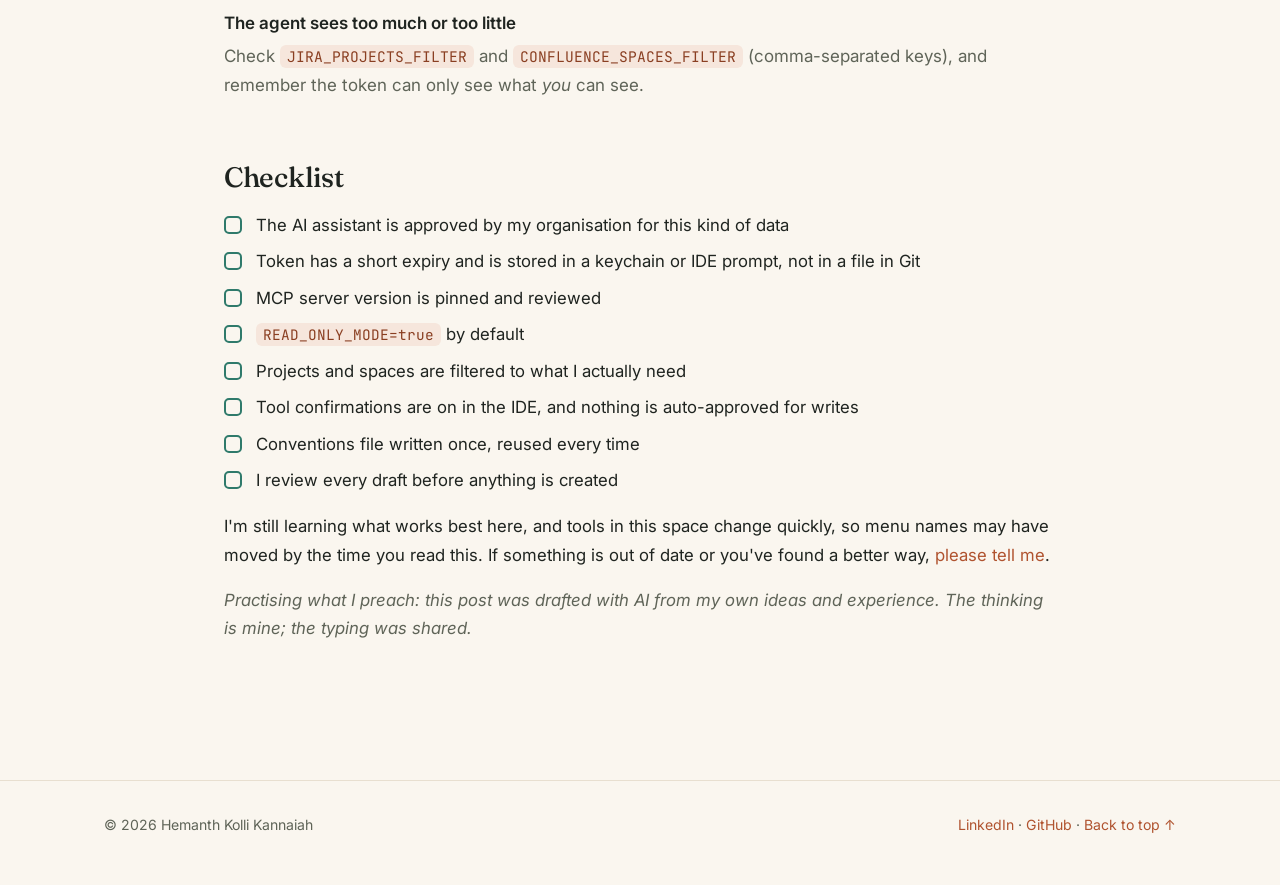
<file: blog/ai-agent-backlog.html>
<!doctype html>
<html lang="en">
<head>
  <meta charset="utf-8">
  <meta name="viewport" content="width=device-width, initial-scale=1">
  <title>Connect Jira and Confluence to your AI assistant · Hemanth Kolli</title>
  <meta name="description" content="A step-by-step guide for Product Owners and PMs: create Jira and Confluence tokens, run a local MCP server without admin rights on Linux, macOS or Windows, connect GitHub Copilot or other IDEs, and keep company data safe.">
  <link rel="canonical" href="https://hemanthkolli.com/blog/ai-agent-backlog.html">
  <meta property="og:url" content="https://hemanthkolli.com/blog/ai-agent-backlog.html">
  <meta property="og:image" content="https://hemanthkolli.com/images/hemanth-400.jpg">
  <meta name="twitter:card" content="summary">
  <link rel="icon" href="data:image/svg+xml,<svg xmlns='http://www.w3.org/2000/svg' viewBox='0 0 32 32'><rect width='32' height='32' rx='8' fill='%231f3b34'/><text x='16' y='21.5' text-anchor='middle' font-family='Georgia,serif' font-size='15' font-weight='600' fill='%23e0b154'>hk</text></svg>">
  <meta name="theme-color" content="#1f3b34">
  <script>document.documentElement.classList.add("js");try{var t=localStorage.getItem("theme");if(t)document.documentElement.setAttribute("data-theme",t)}catch(e){}</script>
  <link rel="preconnect" href="https://fonts.googleapis.com">
  <link rel="preconnect" href="https://fonts.gstatic.com" crossorigin>
  <link href="https://fonts.googleapis.com/css2?family=Fraunces:ital,opsz,wght@0,9..144,400;0,9..144,500;0,9..144,600;1,9..144,400&family=Inter:wght@400;500;600&family=JetBrains+Mono:wght@400;500&display=swap" rel="stylesheet">
  <link rel="stylesheet" href="/css/style.css">
</head>
<body>
  <a class="skip-link" href="#main">Skip to content</a>
  <header class="site-header">
    <nav class="nav container" aria-label="Main">
      <a class="logo" href="/" aria-label="Hemanth Kolli, home"><img class="avatar" src="/images/hemanth-128.jpg" alt="" width="36" height="36"><span class="logo-name">Hemanth Kolli</span></a>
      <div class="nav-right">
        <ul class="nav-links">
          <li><a href="/#about">About</a></li>
          <li><a href="/#work">Projects</a></li>
          <li><a href="/blog/" aria-current="page">Writing</a></li>
        </ul>
        <a class="btn primary nav-cta" href="/#contact">Say hello</a>
        <button class="icon-btn" type="button" data-theme-toggle aria-label="Toggle theme"></button>
        <button class="icon-btn menu-toggle" type="button" data-menu-toggle aria-label="Open menu" aria-expanded="false"><svg viewBox="0 0 24 24" fill="none" stroke="currentColor" stroke-width="2" stroke-linecap="round" aria-hidden="true"><path d="M4 7h16M4 12h16M4 17h16"/></svg></button>
      </div>
    </nav>
  </header>
  <main id="main">
    <article class="article article-wide">
      <a class="back" href="./">← All notes</a>
      <h1 style="margin-top:20px">Let the agent do the typing: connect Jira and Confluence to your AI assistant</h1>
      <p class="meta"><time datetime="2026-11-22">22 Nov 2026</time> · 15 min read · #ai #productowner #mcp #copilot</p>

      <p>
        Most Product Owners and Product Managers don't lose time on decisions. They lose it on
        clicks: creating epics, splitting features into stories, copying acceptance criteria,
        updating Confluence pages, and preparing the backlog before PI Planning.
      </p>
      <p>
        In an <a href="https://www.linkedin.com/in/hemanthkolli">earlier LinkedIn post</a> I shared the short version of a
        small hack: connect an AI agent to your backlog tools and let it draft while you decide.
        A few people asked how to actually set it up, and whether it's safe for company data.
        This post is my attempt at a complete, honest answer. It's what worked for me; your
        company's policies come first.
      </p>
      <p>
        All config files from this post are also in a small companion repository you can copy from:
        <a href="https://github.com/Hemanthkolli/jira-confluence-mcp-guide">github.com/Hemanthkolli/jira-confluence-mcp-guide</a>.
      </p>

      <figure class="ill">
        <div class="ill-panel">
        <svg viewBox="0 0 720 250" role="img" aria-labelledby="ill-agent-t">
          <title id="ill-agent-t">You ask in plain words, the AI agent uses a local MCP server, and draft tickets appear in Jira and Confluence</title>
          <defs><marker id="ill-agent-a" viewBox="0 0 10 10" refX="8" refY="5" markerWidth="7" markerHeight="7" orient="auto"><path d="M1 1L8 5L1 9" class="ill-arrow"/></marker></defs>
          <!-- chat bubble -->
          <path class="ill-card" d="M40 54h170a14 14 0 0 1 14 14v70a14 14 0 0 1-14 14h-118l-22 20v-20h-30a14 14 0 0 1-14-14v-70a14 14 0 0 1 14-14z"/>
          <text x="58" y="88" class="ill-text">"Draft the stories for</text>
          <text x="58" y="110" class="ill-text">supplier onboarding"</text>
          <rect x="58" y="124" width="90" height="7" rx="3.5" class="ill-bar"/>
          <path d="M240 112h56" class="ill-arrow" stroke-dasharray="4 5" marker-end="url(#ill-agent-a)"/>
          <!-- agent -->
          <circle cx="360" cy="112" r="58" class="ill-fill-blue"/>
          <circle cx="360" cy="112" r="58" class="ill-blue"/>
          <path class="ill-solid-blue" d="M360 80c3 18 10 25 28 28c-18 3-25 10-28 28c-3-18-10-25-28-28c18-3 25-10 28-28z"/>
          <path class="ill-solid-gold" d="M392 76c1.5 7 4 9.5 11 11c-7 1.5-9.5 4-11 11c-1.5-7-4-9.5-11-11c7-1.5 9.5-4 11-11z"/>
          <path d="M424 112h56" class="ill-arrow" stroke-dasharray="4 5" marker-end="url(#ill-agent-a)"/>
          <!-- board -->
          <rect x="494" y="44" width="190" height="136" rx="12" class="ill-card"/>
          <path d="M557 58v108M621 58v108" class="ill-arrow" style="stroke:var(--border)"/>
          <rect x="504" y="62" width="44" height="22" rx="5" class="ill-fill-blue"/>
          <rect x="504" y="90" width="44" height="22" rx="5" class="ill-fill-blue"/>
          <rect x="567" y="62" width="44" height="22" rx="5" class="ill-fill-teal"/>
          <rect x="631" y="62" width="44" height="22" rx="5" class="ill-fill-teal"/>
          <rect x="631" y="90" width="44" height="22" rx="5" class="ill-fill-gold"/>
          <rect x="631" y="90" width="44" height="22" rx="5" class="ill-gold"/>
          <rect x="567" y="90" width="44" height="22" rx="5" class="ill-fill-gold"/>
          <rect x="567" y="90" width="44" height="22" rx="5" class="ill-gold"/>
          <text x="132" y="212" text-anchor="middle" class="ill-label">you ask</text>
          <text x="360" y="212" text-anchor="middle" class="ill-label">agent + local MCP</text>
          <text x="589" y="212" text-anchor="middle" class="ill-label">drafts in Jira</text>
          <text x="589" y="232" text-anchor="middle" class="ill-small ill-t-gold">you review, then save</text>
        </svg>
        </div>
        <figcaption>You describe the goal, the agent does the typing, and nothing is saved until you say yes.</figcaption>
      </figure>

      <nav class="toc" aria-label="Contents">
        <p class="toc-title">Contents</p>
        <ol>
          <li><a href="#idea">The idea in one minute</a></li>
          <li><a href="#architecture">How the pieces fit together</a></li>
          <li><a href="#safety">Is our organisation's data safe?</a></li>
          <li><a href="#token">Step 1: Create a token in Jira and Confluence</a></li>
          <li><a href="#install">Step 2: Install the MCP server without sudo</a></li>
          <li><a href="#secrets">Step 3: Keep the token out of config files</a></li>
          <li><a href="#ide">Step 4: Connect your IDE (VS Code, Visual Studio, JetBrains, …)</a></li>
          <li><a href="#test">Step 5: First test, read-only</a></li>
          <li><a href="#example">Worked example: PI Planning prep with GitHub Copilot</a></li>
          <li><a href="#writes">Turning on writes, carefully</a></li>
          <li><a href="#troubleshooting">Troubleshooting</a></li>
          <li><a href="#checklist">Checklist</a></li>
        </ol>
      </nav>

      <!-- ===================================================== -->
      <h2 id="idea">The idea in one minute</h2>
      <ol>
        <li>Create a personal token for Jira and Confluence.</li>
        <li>Run a small <strong>MCP server</strong> on your own machine. MCP (Model Context Protocol) is an open standard that lets AI assistants call tools; this server's tools are "search Jira", "read a page", "create an issue" and so on.</li>
        <li>Connect it to the assistant you already have in your IDE, for example GitHub Copilot in VS Code.</li>
        <li>Give it your planning input: meeting notes, a rough idea, last PI's objectives.</li>
        <li>Let it draft epics, stories, acceptance criteria and Confluence pages in your team's format. You review, adjust and decide.</li>
      </ol>
      <blockquote>The agent does the typing. You do the thinking.</blockquote>

      <!-- ===================================================== -->
      <h2 id="architecture">How the pieces fit together</h2>
      <p>
        It helps to know exactly where things run before deciding whether it's acceptable for your
        organisation. There are four parts:
      </p>

      <figure class="arch">
        <div class="arch-scroll">
        <svg viewBox="0 0 760 400" role="img" aria-labelledby="arch-title arch-desc" xmlns="http://www.w3.org/2000/svg">
          <title id="arch-title">Architecture of a local MCP setup</title>
          <desc id="arch-desc">The IDE and the local MCP server run on your laptop. The MCP server talks directly to Jira and Confluence over HTTPS using your token. The IDE sends prompts and tool results to the AI model service over HTTPS.</desc>
          <defs>
            <marker id="arrow" viewBox="0 0 10 10" refX="9" refY="5" markerWidth="7" markerHeight="7" orient="auto-start-reverse">
              <path d="M0,0 L10,5 L0,10 z" class="arch-arrowhead"/>
            </marker>
          </defs>

          <!-- laptop boundary -->
          <rect x="10" y="40" width="430" height="340" rx="12" class="arch-boundary"/>
          <text x="26" y="66" class="arch-label">your laptop (no admin rights needed)</text>

          <!-- IDE -->
          <rect x="40" y="90" width="370" height="96" rx="10" class="arch-box"/>
          <text x="58" y="118" class="arch-title">IDE + AI assistant</text>
          <text x="58" y="142" class="arch-text">VS Code + GitHub Copilot (agent mode),</text>
          <text x="58" y="162" class="arch-text">Visual Studio, JetBrains, Cursor, Claude Code…</text>

          <!-- MCP server -->
          <rect x="40" y="250" width="370" height="104" rx="10" class="arch-box arch-box-accent"/>
          <text x="58" y="278" class="arch-title">mcp-atlassian (local process)</text>
          <text x="58" y="302" class="arch-text">holds your token · read-only by default</text>
          <text x="58" y="322" class="arch-text">limited to chosen projects and spaces</text>
          <text x="58" y="342" class="arch-text">no open network port (stdio only)</text>

          <!-- stdio link -->
          <line x1="225" y1="188" x2="225" y2="246" class="arch-line" marker-end="url(#arrow)" marker-start="url(#arrow)"/>
          <text x="236" y="222" class="arch-small">stdio (tool calls)</text>

          <!-- company boundary -->
          <rect x="480" y="230" width="270" height="150" rx="12" class="arch-boundary"/>
          <text x="496" y="256" class="arch-label">your company</text>
          <rect x="500" y="272" width="230" height="86" rx="10" class="arch-box"/>
          <text x="518" y="300" class="arch-title">Jira + Confluence</text>
          <text x="518" y="324" class="arch-text">Cloud or Data Center</text>
          <text x="518" y="344" class="arch-text">same permissions as you</text>

          <line x1="412" y1="302" x2="496" y2="315" class="arch-line" marker-end="url(#arrow)" marker-start="url(#arrow)"/>
          <text x="420" y="292" class="arch-small">HTTPS + token</text>

          <!-- AI model -->
          <rect x="480" y="40" width="270" height="150" rx="12" class="arch-boundary arch-boundary-warn"/>
          <text x="496" y="66" class="arch-label">AI model service</text>
          <rect x="500" y="82" width="230" height="90" rx="10" class="arch-box"/>
          <text x="518" y="110" class="arch-title">LLM endpoint</text>
          <text x="518" y="134" class="arch-text">e.g. GitHub Copilot models,</text>
          <text x="518" y="154" class="arch-text">or a company-hosted model</text>

          <line x1="412" y1="138" x2="496" y2="128" class="arch-line arch-line-warn" marker-end="url(#arrow)" marker-start="url(#arrow)"/>
          <text x="418" y="210" class="arch-small arch-warn-text">prompts + tool results</text>
          <text x="418" y="226" class="arch-small arch-warn-text">(issue text you fetched)</text>
        </svg>
        </div>
        <figcaption>
          The token and the connection to Jira and Confluence never leave your laptop. What the
          assistant reads from Jira or Confluence <em>is</em> sent to the AI model as context,
          the same way your code is when you ask Copilot about it.
        </figcaption>
      </figure>

      <ol>
        <li><strong>Your IDE and its AI assistant.</strong> It decides which tool to call based on your prompt.</li>
        <li><strong>The MCP server</strong>, a small Python program the IDE starts on your machine. It talks to the IDE over <code>stdio</code> (standard input/output), so it doesn't listen on any network port.</li>
        <li><strong>Jira and Confluence.</strong> The MCP server calls their REST APIs over HTTPS with <em>your</em> token, so it can see and do exactly what you can. No more, no less.</li>
        <li><strong>The AI model service.</strong> Your prompt, and the results of any tool calls, are sent to the model so it can reason about them.</li>
      </ol>

      <!-- ===================================================== -->
      <h2 id="safety">Is our organisation's data safe?</h2>
      <p>
        Short answer: it can be, if you're honest about the one place data leaves the
        laptop, and you put a few controls in place. Here is how I think about it.
      </p>

      <h3>What stays on your machine</h3>
      <ul>
        <li><strong>The token.</strong> It's only read by the local MCP server. It's never sent to the AI model.</li>
        <li><strong>The connection to Jira and Confluence.</strong> It goes directly from your laptop to your company's instance. There's no third-party relay or hosted connector in between.</li>
        <li><strong>Everything the assistant didn't fetch.</strong> The server doesn't sync or index your Jira. It only calls the API when the assistant asks for something specific.</li>
      </ul>

      <h3>What does leave your machine</h3>
      <div class="callout callout-warn">
        <p><strong>Be clear about this with your team and security colleagues:</strong> when the assistant reads an issue or a page, that text becomes part of the conversation and is sent to the AI model service. That's how the model can summarise or rewrite it.</p>
      </div>
      <p>So the real question is not "does data leave?" but "is the AI service we use approved for this data?" Some things to check:</p>
      <ul>
        <li><strong>Use the company-approved assistant.</strong> With GitHub Copilot Business or Enterprise, GitHub states that your prompts and code are not used to train its models; check your organisation's agreement and data-retention settings for the details. A personal or free plan usually comes with different terms.</li>
        <li><strong>Data classification.</strong> Don't point the agent at spaces or projects with data your company classifies as confidential or restricted (HR, legal, customer personal data) unless that's explicitly allowed.</li>
        <li><strong>If nothing may leave at all</strong>, use a model your company hosts, or a local model your IDE supports. The MCP setup in this post stays the same; only the model endpoint changes.</li>
      </ul>

      <h3>Controls that make this safer</h3>
      <div class="table-wrap">
        <table>
          <thead><tr><th>Risk</th><th>Control</th><th>Where</th></tr></thead>
          <tbody>
            <tr><td>The agent changes or deletes things</td><td><code>READ_ONLY_MODE=true</code> to start; turn writes on later, per project</td><td>MCP server</td></tr>
            <tr><td>Too much data in reach</td><td><code>JIRA_PROJECTS_FILTER</code>, <code>CONFLUENCE_SPACES_FILTER</code>, <code>TOOLSETS=default</code></td><td>MCP server</td></tr>
            <tr><td>Leaked or long-lived token</td><td>Short expiry, never in Git, kept in a keychain or prompted by the IDE</td><td>Atlassian + your machine</td></tr>
            <tr><td>The agent acts without asking</td><td>Keep tool confirmation on; never auto-approve write tools</td><td>IDE</td></tr>
            <tr><td>Prompt injection: a ticket containing text like "ignore previous instructions…"</td><td>Read-only by default, human review before every write, filters on projects</td><td>You + MCP server</td></tr>
            <tr><td>Unapproved tools in use</td><td>Admins can enable or disable MCP for Copilot through organisation policy</td><td>GitHub org settings</td></tr>
            <tr><td>"Who changed this?"</td><td>Every change is made as <em>your</em> user, so Jira history and audit logs show it like any other change</td><td>Jira / Confluence</td></tr>
          </tbody>
        </table>
      </div>
      <p>
        One more honest note: <code>mcp-atlassian</code>, the server I use here, is a popular open-source
        project (MIT licence), <strong>not an official Atlassian product</strong>. Read its code or ask your
        security team to review it, and pin the version you approved (I show how below). Atlassian also
        offers an official remote MCP server for Cloud that uses OAuth instead of tokens; it's worth
        comparing if you're on Cloud.
      </p>

      <!-- ===================================================== -->
      <h2 id="token">Step 1: Create a token in Jira and Confluence</h2>
      <p>Which kind of token you need depends on how your company runs Atlassian. If your Jira address ends in <code>atlassian.net</code>, you're on <strong>Cloud</strong>. Otherwise it's most likely <strong>Data Center</strong> (or the older Server).</p>

      <div class="tabs" data-tabs data-group="atlassian">
        <div class="tab-list" role="tablist" aria-label="Atlassian deployment">
          <button role="tab" data-tab="cloud">Cloud</button>
          <button role="tab" data-tab="dc">Data Center / Server</button>
        </div>
        <section class="tab-panel" data-tab="cloud">
          <h4 class="tab-fallback">Cloud</h4>
          <p>On Cloud, one <strong>API token</strong> covers both Jira and Confluence.</p>
          <ol>
            <li>Open <a href="https://id.atlassian.com/manage-profile/security/api-tokens">id.atlassian.com → Security → API tokens</a>.</li>
            <li>Click <strong>Create API token</strong>.</li>
            <li>Give it a clear name, e.g. <code>mcp-laptop-2026</code>, and pick the <strong>shortest expiry</strong> you can live with.</li>
            <li>Click <strong>Create</strong>, then <strong>Copy</strong>. You won't see the token again.</li>
          </ol>
          <p>You'll also need the email address of your Atlassian account (used as the username), plus these URLs:</p>
          <pre><code>JIRA_URL=https://your-company.atlassian.net
CONFLUENCE_URL=https://your-company.atlassian.net/wiki</code></pre>
          <div class="callout"><p>Atlassian also offers "API token with scopes". The MCP server's documentation uses the classic API token for Cloud, so check its docs before using a scoped one.</p></div>
        </section>
        <section class="tab-panel" data-tab="dc">
          <h4 class="tab-fallback">Data Center / Server</h4>
          <p>On Data Center you create a <strong>Personal Access Token (PAT)</strong> in each product separately. PATs are available from Jira 8.14 and Confluence 7.9 onwards.</p>
          <ol>
            <li>In <strong>Jira</strong>, click your avatar (top right) → <strong>Profile</strong> → <strong>Personal Access Tokens</strong>.</li>
            <li>Click <strong>Create token</strong>, give it a name and set <strong>Automatic expiry</strong> (for example 30 or 90 days).</li>
            <li>Click <strong>Create</strong> and copy the token right away.</li>
            <li>Repeat the same steps in <strong>Confluence</strong>: avatar → <strong>Settings</strong> or <strong>Profile</strong> → <strong>Personal Access Tokens</strong>.</li>
          </ol>
          <pre><code>JIRA_URL=https://jira.your-company.com
CONFLUENCE_URL=https://confluence.your-company.com</code></pre>
          <div class="callout"><p>Some companies turn PATs off or limit their lifetime. If you don't see the menu, ask your Atlassian admins. Don't try to work around it.</p></div>
        </section>
      </div>

      <p><strong>Good habits for any token:</strong> one token per machine and purpose, a short expiry, never in a Git repository, never pasted into a chat or a ticket, and revoke it on the same page the moment you don't need it.</p>

      <!-- ===================================================== -->
      <h2 id="install">Step 2: Install the MCP server without sudo</h2>
      <p>
        The server is a Python package. The easiest way to run it is with
        <a href="https://docs.astral.sh/uv/"><code>uv</code></a>, a small tool that installs into your home folder,
        downloads its own Python if needed, and doesn't need admin rights. Its <code>uvx</code> command runs a package
        in an isolated environment.
      </p>

      <div class="tabs" data-tabs data-group="os">
        <div class="tab-list" role="tablist" aria-label="Operating system">
          <button role="tab" data-tab="linux">Linux</button>
          <button role="tab" data-tab="mac">macOS</button>
          <button role="tab" data-tab="windows">Windows</button>
        </div>
        <section class="tab-panel" data-tab="linux">
          <h4 class="tab-fallback">Linux</h4>
          <p>Installs to <code>~/.local/bin</code>, no sudo:</p>
          <pre><code>curl -LsSf https://astral.sh/uv/install.sh | sh</code></pre>
          <p>If your company doesn't allow piping scripts into a shell, use pip in user mode instead:</p>
          <pre><code>python3 -m pip install --user uv</code></pre>
          <p>Open a new terminal, then check it works and pin the version you've approved:</p>
          <pre><code>uvx mcp-atlassian@0.24.7 --help</code></pre>
        </section>
        <section class="tab-panel" data-tab="mac">
          <h4 class="tab-fallback">macOS</h4>
          <p>With Homebrew (no sudo):</p>
          <pre><code>brew install uv</code></pre>
          <p>Without Homebrew, the installer puts it in <code>~/.local/bin</code>:</p>
          <pre><code>curl -LsSf https://astral.sh/uv/install.sh | sh</code></pre>
          <p>Open a new terminal, then check it works and pin the version you've approved:</p>
          <pre><code>uvx mcp-atlassian@0.24.7 --help</code></pre>
        </section>
        <section class="tab-panel" data-tab="windows">
          <h4 class="tab-fallback">Windows</h4>
          <p>In PowerShell (as your normal user, not "Run as administrator"). It installs to <code>%USERPROFILE%\.local\bin</code>:</p>
          <pre><code>powershell -ExecutionPolicy ByPass -c "irm https://astral.sh/uv/install.ps1 | iex"</code></pre>
          <p>Or with winget, which installs per user:</p>
          <pre><code>winget install --id=astral-sh.uv -e</code></pre>
          <p>Open a new terminal, then check it works and pin the version you've approved:</p>
          <pre><code>uvx mcp-atlassian@0.24.7 --help</code></pre>
        </section>
      </div>

      <div class="callout">
        <p><strong>Why pin the version?</strong> <code>uvx mcp-atlassian</code> without a version always fetches the latest release. Pinning means a new release only reaches your machine after you've decided to upgrade. That's a small but real supply-chain safeguard. <code>0.24.7</code> was current when I wrote this; check <a href="https://pypi.org/project/mcp-atlassian/">PyPI</a> for newer versions.</p>
      </div>
      <p>Behind a corporate proxy? Set <code>HTTPS_PROXY</code> in the same <code>env</code> block as the other settings. Company root certificates in your operating system's trust store are picked up automatically.</p>

      <!-- ===================================================== -->
      <h2 id="secrets">Step 3: Keep the token out of config files</h2>
      <p>
        Many examples online put the token straight into a JSON file. That's how tokens end up
        in Git history and screenshots. Better options, from my favourite down:
      </p>
      <ol>
        <li><strong>Let the IDE ask for it.</strong> VS Code and Visual Studio can prompt for the token once and store it encrypted. That's shown in step 4.</li>
        <li><strong>Read it from your keychain at runtime.</strong> The server supports <code>*_COMMAND</code> variables: instead of the token, you give it a command that prints the token.</li>
        <li><strong>A private env file</strong> in your home folder, readable only by you, and never inside a project folder.</li>
      </ol>

      <div class="tabs" data-tabs data-group="os">
        <div class="tab-list" role="tablist" aria-label="Operating system">
          <button role="tab" data-tab="linux">Linux</button>
          <button role="tab" data-tab="mac">macOS</button>
          <button role="tab" data-tab="windows">Windows</button>
        </div>
        <section class="tab-panel" data-tab="linux">
          <h4 class="tab-fallback">Linux</h4>
          <p>With the GNOME keyring (<code>secret-tool</code>), store the token once. It asks for the value, so it never ends up in your shell history:</p>
          <pre><code>secret-tool store --label="Jira token" service mcp-atlassian account jira</code></pre>
          <p>Then, in the server's <code>env</code>, use the command instead of the token:</p>
          <pre><code>"JIRA_API_TOKEN_COMMAND": "secret-tool lookup service mcp-atlassian account jira"</code></pre>
          <p>If <code>secret-tool</code> isn't installed and you can't install it, use an env file only you can read:</p>
          <pre><code>mkdir -p ~/.config/mcp-atlassian
touch ~/.config/mcp-atlassian/env &amp;&amp; chmod 600 ~/.config/mcp-atlassian/env</code></pre>
        </section>
        <section class="tab-panel" data-tab="mac">
          <h4 class="tab-fallback">macOS</h4>
          <p>macOS has a keychain command built in. Store the token once; the trailing <code>-w</code> makes it prompt for the value:</p>
          <pre><code>security add-generic-password -a "$USER" -s mcp-atlassian-jira -w</code></pre>
          <p>Then, in the server's <code>env</code>:</p>
          <pre><code>"JIRA_API_TOKEN_COMMAND": "security find-generic-password -s mcp-atlassian-jira -w"</code></pre>
        </section>
        <section class="tab-panel" data-tab="windows">
          <h4 class="tab-fallback">Windows</h4>
          <p>The simplest secure option on Windows is to let VS Code or Visual Studio prompt for the token (step 4). If you use a password manager with a CLI, the command approach works too, for example with 1Password:</p>
          <pre><code>"JIRA_API_TOKEN_COMMAND": "op read \"op://Work/Jira token/credential\""</code></pre>
          <p>On Windows, use double quotes inside the command. For a <code>.bat</code> or PowerShell helper, prefix it with <code>cmd /c</code> or <code>powershell -NoProfile -Command</code>.</p>
        </section>
      </div>
      <p>For Data Center, the variables are named <code>JIRA_PERSONAL_TOKEN_COMMAND</code> and <code>CONFLUENCE_PERSONAL_TOKEN_COMMAND</code>.</p>

      <!-- ===================================================== -->
      <h2 id="ide">Step 4: Connect your IDE</h2>
      <p>
        Every IDE uses the same server and the same settings; only the config file differs.
        The examples use Cloud with read-only mode and a project filter. For Data Center, replace
        <code>JIRA_USERNAME</code> + <code>JIRA_API_TOKEN</code> with <code>JIRA_PERSONAL_TOKEN</code> (same for Confluence).
      </p>

      <div class="tabs" data-tabs data-group="ide">
        <div class="tab-list" role="tablist" aria-label="IDE">
          <button role="tab" data-tab="vscode">VS Code + Copilot</button>
          <button role="tab" data-tab="vs">Visual Studio</button>
          <button role="tab" data-tab="jetbrains">JetBrains</button>
          <button role="tab" data-tab="cursor">Cursor</button>
          <button role="tab" data-tab="claude">Claude Code</button>
        </div>

        <section class="tab-panel" data-tab="vscode">
          <h4 class="tab-fallback">VS Code + GitHub Copilot</h4>
          <ol>
            <li>Open the Command Palette and run <strong>MCP: Open User Configuration</strong> (all projects), or create <code>.vscode/mcp.json</code> in a project.</li>
            <li>Paste this. The <code>inputs</code> block makes VS Code ask for the token once and store it encrypted, so it's never in the file:</li>
          </ol>
          <pre><code>{
  "inputs": [
    {
      "id": "atlassian-token",
      "type": "promptString",
      "description": "Atlassian API token",
      "password": true
    }
  ],
  "servers": {
    "atlassian": {
      "type": "stdio",
      "command": "uvx",
      "args": ["mcp-atlassian@0.24.7"],
      "env": {
        "JIRA_URL": "https://your-company.atlassian.net",
        "JIRA_USERNAME": "you@your-company.com",
        "JIRA_API_TOKEN": "${input:atlassian-token}",
        "CONFLUENCE_URL": "https://your-company.atlassian.net/wiki",
        "CONFLUENCE_USERNAME": "you@your-company.com",
        "CONFLUENCE_API_TOKEN": "${input:atlassian-token}",
        "READ_ONLY_MODE": "true",
        "TOOLSETS": "default",
        "JIRA_PROJECTS_FILTER": "ABC",
        "CONFLUENCE_SPACES_FILTER": "TEAM"
      }
    }
  }
}</code></pre>
          <ol start="3">
            <li>Click <strong>Start</strong> above the server name in the file, or run <strong>MCP: List Servers</strong>. VS Code asks for the token the first time.</li>
            <li>Open Copilot Chat, switch the mode to <strong>Agent</strong>, and click the tools icon. You should see the Jira and Confluence tools.</li>
          </ol>
          <div class="callout"><p>With Copilot Business or Enterprise, an organisation admin has to allow MCP servers in Copilot. If the tools don't appear, that policy is the first thing to check.</p></div>
        </section>

        <section class="tab-panel" data-tab="vs">
          <h4 class="tab-fallback">Visual Studio</h4>
          <p>Visual Studio 2022 (17.14 and later) supports MCP servers in Copilot's agent mode, using the same <code>servers</code> format as VS Code.</p>
          <ol>
            <li>Create <code>%USERPROFILE%\.mcp.json</code> for all solutions, or <code>.mcp.json</code> next to your solution file for one solution.</li>
            <li>Paste the same <code>inputs</code> and <code>servers</code> block as in the VS Code tab.</li>
            <li>Open Copilot Chat, select <strong>Agent</strong> mode, and enable the Atlassian tools in the tools picker.</li>
          </ol>
          <div class="callout"><p>If Visual Studio can't find <code>uvx</code>, use the full path: <code>C:\\Users\\&lt;you&gt;\\.local\\bin\\uvx.exe</code>. Remember the double backslashes in JSON.</p></div>
        </section>

        <section class="tab-panel" data-tab="jetbrains">
          <h4 class="tab-fallback">JetBrains (IntelliJ, PyCharm, Rider, …)</h4>
          <p>There are two common routes:</p>
          <ul>
            <li><strong>JetBrains AI Assistant:</strong> <em>Settings → Tools → AI Assistant → Model Context Protocol (MCP)</em> → <strong>Add</strong>, then paste the JSON below.</li>
            <li><strong>GitHub Copilot plugin:</strong> in Copilot Chat, switch to <strong>Agent</strong> mode, click the tools icon → <strong>Add more tools…</strong>. This opens Copilot's <code>mcp.json</code>, which uses the same <code>servers</code> format as VS Code.</li>
          </ul>
          <pre><code>{
  "mcpServers": {
    "atlassian": {
      "command": "uvx",
      "args": ["mcp-atlassian@0.24.7"],
      "env": {
        "JIRA_URL": "https://your-company.atlassian.net",
        "JIRA_USERNAME": "you@your-company.com",
        "JIRA_API_TOKEN_COMMAND": "security find-generic-password -s mcp-atlassian-jira -w",
        "READ_ONLY_MODE": "true",
        "TOOLSETS": "default",
        "JIRA_PROJECTS_FILTER": "ABC"
      }
    }
  }
}</code></pre>
          <p>This example reads the token from the macOS keychain (step 3). Use the Linux or Windows command from step 3 on those systems.</p>
        </section>

        <section class="tab-panel" data-tab="cursor">
          <h4 class="tab-fallback">Cursor</h4>
          <p>Create <code>~/.cursor/mcp.json</code> for all projects, or <code>.cursor/mcp.json</code> in one project. Cursor uses the <code>mcpServers</code> format, the same as the JetBrains tab. Then enable the server under <em>Settings → MCP</em>.</p>
          <p>Cursor has no password prompt like VS Code, so use the keychain command from step 3 rather than writing the token into the file.</p>
        </section>

        <section class="tab-panel" data-tab="claude">
          <h4 class="tab-fallback">Claude Code</h4>
          <p>One command, stored in your user settings and available in every project:</p>
          <pre><code>claude mcp add atlassian --scope user \
  -e JIRA_URL=https://your-company.atlassian.net \
  -e JIRA_USERNAME=you@your-company.com \
  -e "JIRA_API_TOKEN_COMMAND=security find-generic-password -s mcp-atlassian-jira -w" \
  -e READ_ONLY_MODE=true -e TOOLSETS=default -e JIRA_PROJECTS_FILTER=ABC \
  -- uvx mcp-atlassian@0.24.7</code></pre>
          <p>Run <code>claude mcp list</code> to check it's connected. Claude Code asks before every tool call unless you allow it, so leave write tools on "ask".</p>
        </section>
      </div>

      <!-- ===================================================== -->
      <h2 id="test">Step 5: First test, read-only</h2>
      <p>Start with questions that only read. If these work, the connection, token and filters are right:</p>
      <ul>
        <li><em>"List the open stories in project ABC assigned to me, with status and story points."</em></li>
        <li><em>"Summarise the Confluence page 'Team working agreement' in five bullet points."</em></li>
        <li><em>"Which epics in ABC have no stories yet?"</em></li>
      </ul>
      <p>Also check the filters work. Ask about a project that's <em>not</em> in <code>JIRA_PROJECTS_FILTER</code>; the agent shouldn't be able to see it.</p>

      <!-- ===================================================== -->
      <h2 id="example">Worked example: PI Planning prep with GitHub Copilot</h2>
      <p>Here's the flow I use in VS Code with Copilot in agent mode. Nothing is written to Jira until the last step, and only after I've read the drafts.</p>

      <h3>1. Teach it your conventions once</h3>
      <p>Create a file in your workspace, for example <code>backlog-conventions.md</code>:</p>
      <pre><code># Backlog conventions (team ABC)
- Story title: "As a &lt;role&gt;, I want &lt;goal&gt;" (max 80 characters)
- Description sections: Context, Scope, Out of scope
- Acceptance criteria: Given / When / Then, 3 to 6 per story
- Labels: pi-2027-1, plus one of: backend, frontend, platform
- Story points: leave empty; the team estimates in refinement
- Language: plain English, no internal code names</code></pre>

      <h3>2. Ask for drafts, not actions</h3>
      <div class="chat">
        <p class="chat-you"><span>you</span>Read #file:meeting-notes-2026-11-20.md and #file:backlog-conventions.md. Then look at the open epics in Jira project ABC. Draft one new epic and the stories needed for the "supplier onboarding" topic. Show me the drafts as Markdown. Don't create anything in Jira.</p>
        <p class="chat-agent"><span>copilot</span>Calls <code>jira_search</code> (read-only) and checks existing epics, then returns a Markdown draft: one epic, six stories, acceptance criteria in Given/When/Then, and a note that two of the stories overlap with the existing epic ABC-412.</p>
      </div>

      <h3>3. Review and adjust like you would with a colleague</h3>
      <div class="chat">
        <p class="chat-you"><span>you</span>Merge stories 3 and 4. Story 6 belongs in ABC-412, so move it there instead. Make the acceptance criteria of story 2 testable; "fast" isn't measurable.</p>
      </div>

      <h3>4. Only then, let it create</h3>
      <p>Switch the server to allow writes (see the next section), then:</p>
      <div class="chat">
        <p class="chat-you"><span>you</span>Create the epic and the five stories in ABC exactly as in the final draft. Link the stories to the epic. Then list the new issue keys.</p>
        <p class="chat-agent"><span>copilot</span>VS Code shows a confirmation for each <code>jira_create_issue</code> call with the exact fields. You click <strong>Continue</strong> only for the ones you've checked.</p>
      </div>
      <p>The same works for Confluence: <em>"Draft the PI objectives page in the format of last PI's page, but don't publish it"</em>, then review, then create it.</p>

      <!-- ===================================================== -->
      <h2 id="writes">Turning on writes, carefully</h2>
      <ul>
        <li>Change <code>READ_ONLY_MODE</code> to <code>"false"</code> only for the session where you create things, and set it back afterwards.</li>
        <li>Keep <code>JIRA_PROJECTS_FILTER</code> limited to your own project, so a mistake can't reach other teams' boards.</li>
        <li>For even tighter control, allow only the tools you need: <code>"ENABLED_TOOLS": "jira_search,jira_get_issue,jira_create_issue"</code>.</li>
        <li>Never turn on "auto-approve" for write tools in your IDE. Reading each confirmation takes seconds; undoing 40 wrongly created issues doesn't.</li>
      </ul>

      <!-- ===================================================== -->
      <h2 id="troubleshooting">Troubleshooting</h2>
      <dl class="faq">
        <dt>The IDE says <code>uvx</code> is not found</dt>
        <dd>IDEs started from a menu often don't see your terminal's <code>PATH</code>. Use the full path: <code>~/.local/bin/uvx</code> on Linux and macOS (or <code>/opt/homebrew/bin/uvx</code> with Homebrew), and <code>C:\Users\&lt;you&gt;\.local\bin\uvx.exe</code> on Windows.</dd>
        <dt><code>401 Unauthorized</code></dt>
        <dd>On Cloud, check you used your email as the username and an API token, not your password. On Data Center, use <code>JIRA_PERSONAL_TOKEN</code> and no username. Also check the token hasn't expired.</dd>
        <dt>SSL or certificate errors</dt>
        <dd>Company root certificates from the OS trust store are used automatically. If it still fails, ask IT for the right CA bundle rather than turning verification off.</dd>
        <dt>The tools don't show up in Copilot</dt>
        <dd>Make sure you're in <strong>Agent</strong> mode, the server is started (<em>MCP: List Servers</em>), and your organisation allows MCP servers in Copilot.</dd>
        <dt>The agent sees too much or too little</dt>
        <dd>Check <code>JIRA_PROJECTS_FILTER</code> and <code>CONFLUENCE_SPACES_FILTER</code> (comma-separated keys), and remember the token can only see what <em>you</em> can see.</dd>
      </dl>

      <!-- ===================================================== -->
      <h2 id="checklist">Checklist</h2>
      <ul class="checklist">
        <li>The AI assistant is approved by my organisation for this kind of data</li>
        <li>Token has a short expiry and is stored in a keychain or IDE prompt, not in a file in Git</li>
        <li>MCP server version is pinned and reviewed</li>
        <li><code>READ_ONLY_MODE=true</code> by default</li>
        <li>Projects and spaces are filtered to what I actually need</li>
        <li>Tool confirmations are on in the IDE, and nothing is auto-approved for writes</li>
        <li>Conventions file written once, reused every time</li>
        <li>I review every draft before anything is created</li>
      </ul>

      <p>
        I'm still learning what works best here, and tools in this space change quickly, so menu
        names may have moved by the time you read this. If something is out of date or you've
        found a better way, <a href="../#contact">please tell me</a>.
      </p>
      <p class="dim"><em>Practising what I preach: this post was drafted with AI from my own ideas and experience. The thinking is mine; the typing was shared.</em></p>
    </article>
  </main>

  <footer class="site-footer">
    <div class="container">
      <span>© <span data-year>2026</span> Hemanth Kolli Kannaiah</span>
      <span><a href="https://www.linkedin.com/in/hemanthkolli" rel="me">LinkedIn</a> · <a href="https://github.com/Hemanthkolli" rel="me">GitHub</a> · <a href="#main">Back to top ↑</a></span>
    </div>
  </footer>
  <script src="/js/main.js" defer></script>
</body>
</html>
</file>
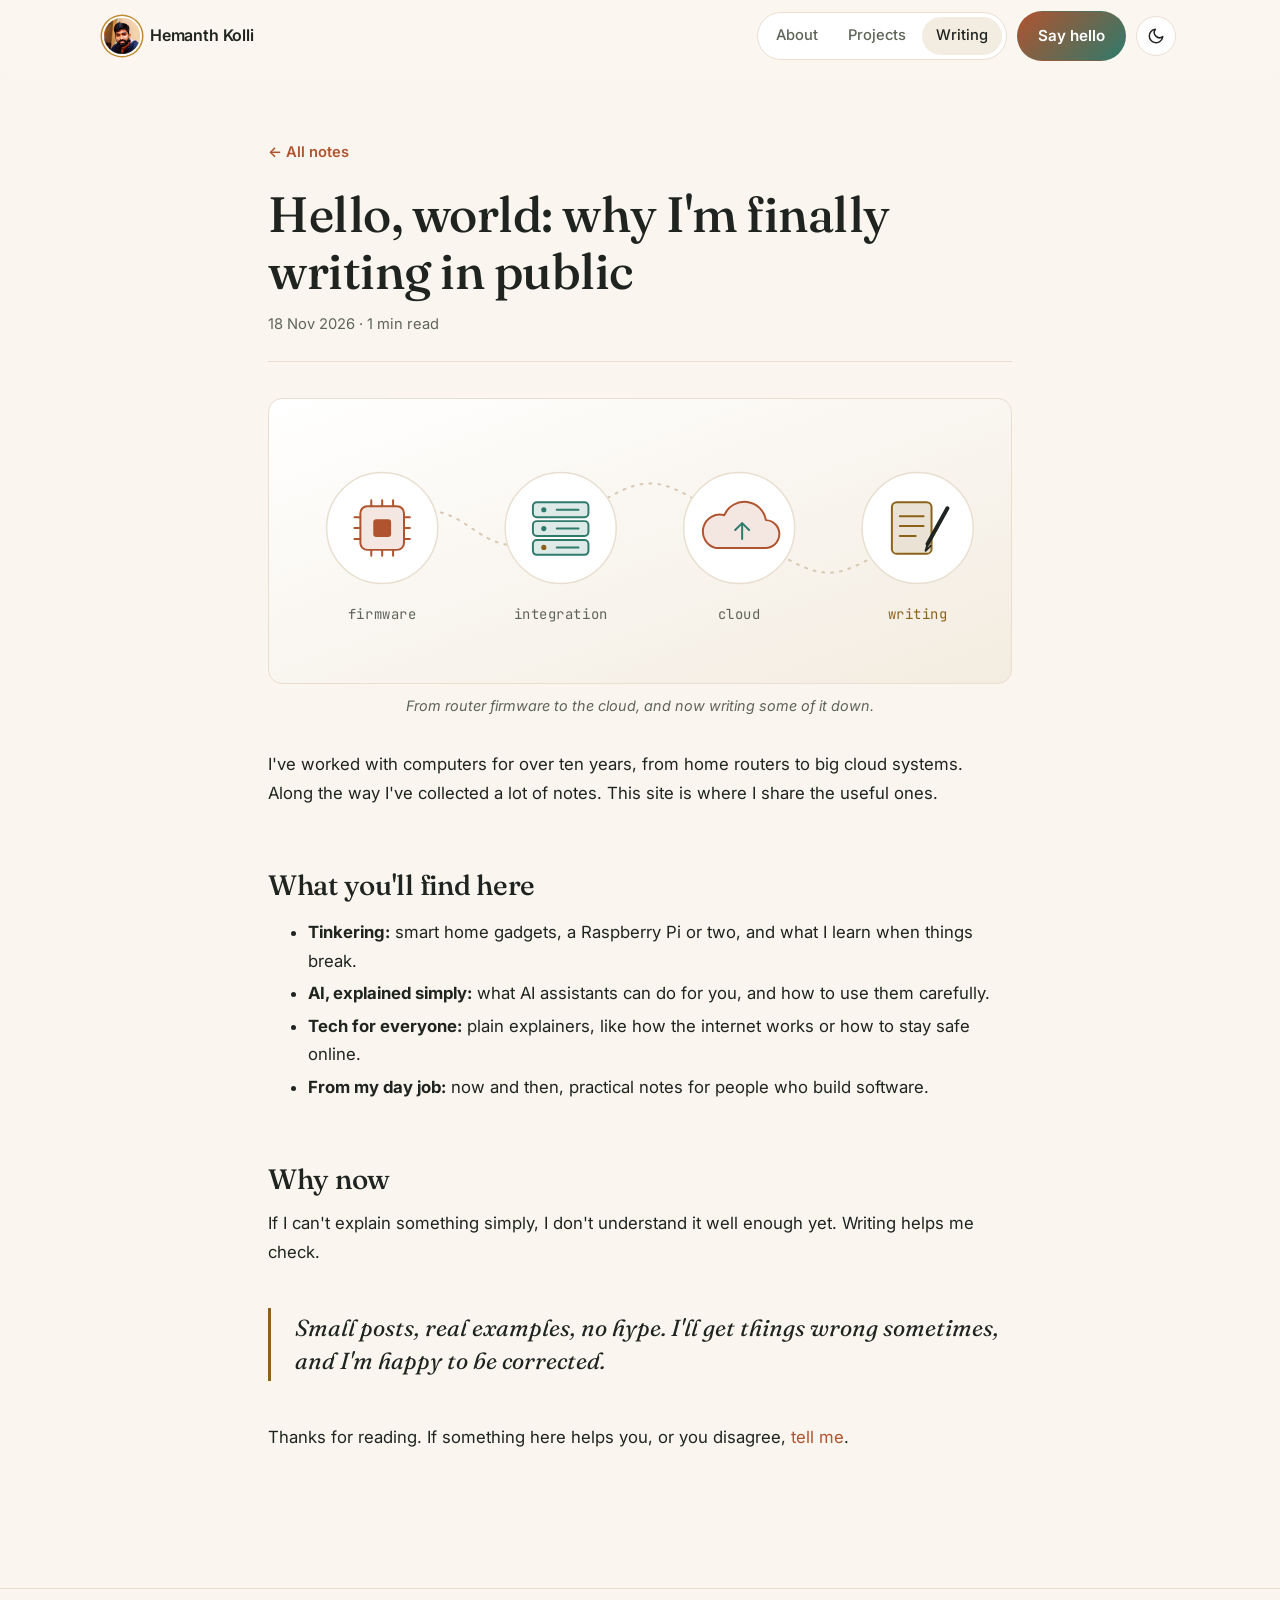
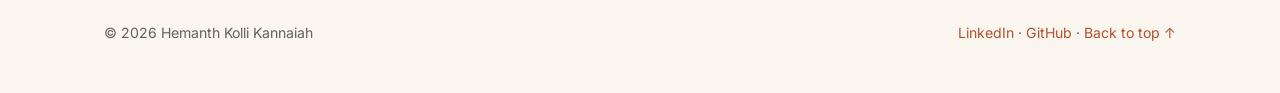
<file: blog/hello-world.html>
<!doctype html>
<html lang="en">
<head>
  <meta charset="utf-8">
  <meta name="viewport" content="width=device-width, initial-scale=1">
  <title>Hello, world · Hemanth Kolli</title>
  <meta name="description" content="Why I'm writing in public, and what you'll find here.">
  <link rel="canonical" href="https://hemanthkolli.com/blog/hello-world.html">
  <meta property="og:url" content="https://hemanthkolli.com/blog/hello-world.html">
  <meta property="og:image" content="https://hemanthkolli.com/images/hemanth-400.jpg">
  <meta name="twitter:card" content="summary">
  <link rel="icon" href="data:image/svg+xml,<svg xmlns='http://www.w3.org/2000/svg' viewBox='0 0 32 32'><rect width='32' height='32' rx='8' fill='%231f3b34'/><text x='16' y='21.5' text-anchor='middle' font-family='Georgia,serif' font-size='15' font-weight='600' fill='%23e0b154'>hk</text></svg>">
  <meta name="theme-color" content="#1f3b34">
  <script>document.documentElement.classList.add("js");try{var t=localStorage.getItem("theme");if(t)document.documentElement.setAttribute("data-theme",t)}catch(e){}</script>
  <link rel="preconnect" href="https://fonts.googleapis.com">
  <link rel="preconnect" href="https://fonts.gstatic.com" crossorigin>
  <link href="https://fonts.googleapis.com/css2?family=Fraunces:ital,opsz,wght@0,9..144,400;0,9..144,500;0,9..144,600;1,9..144,400&family=Inter:wght@400;500;600&family=JetBrains+Mono:wght@400;500&display=swap" rel="stylesheet">
  <link rel="stylesheet" href="/css/style.css">
</head>
<body>
  <a class="skip-link" href="#main">Skip to content</a>
  <header class="site-header">
    <nav class="nav container" aria-label="Main">
      <a class="logo" href="/" aria-label="Hemanth Kolli, home"><img class="avatar" src="/images/hemanth-128.jpg" alt="" width="36" height="36"><span class="logo-name">Hemanth Kolli</span></a>
      <div class="nav-right">
        <ul class="nav-links">
          <li><a href="/#about">About</a></li>
          <li><a href="/#work">Projects</a></li>
          <li><a href="/blog/" aria-current="page">Writing</a></li>
        </ul>
        <a class="btn primary nav-cta" href="/#contact">Say hello</a>
        <button class="icon-btn" type="button" data-theme-toggle aria-label="Toggle theme"></button>
        <button class="icon-btn menu-toggle" type="button" data-menu-toggle aria-label="Open menu" aria-expanded="false"><svg viewBox="0 0 24 24" fill="none" stroke="currentColor" stroke-width="2" stroke-linecap="round" aria-hidden="true"><path d="M4 7h16M4 12h16M4 17h16"/></svg></button>
      </div>
    </nav>
  </header>
  <main id="main">
    <article class="article">
      <a class="back" href="./">← All notes</a>
      <h1 style="margin-top:20px">Hello, world: why I'm finally writing in public</h1>
      <p class="meta"><time datetime="2026-11-18">18 Nov 2026</time> · 1 min read</p>

      <figure class="ill">
        <div class="ill-panel">
        <svg viewBox="0 0 720 250" role="img" aria-labelledby="ill-hello-t">
          <title id="ill-hello-t">A path from a firmware chip, to a server rack, to the cloud, to a notebook</title>
          <path class="ill-path" d="M100 112 C190 52, 190 172, 280 112 S370 52, 460 112 S550 172, 640 112"/>
          <!-- chip -->
          <circle cx="100" cy="112" r="56" class="ill-ring"/>
          <rect x="78" y="90" width="44" height="44" rx="7" class="ill-fill-blue"/>
          <rect x="78" y="90" width="44" height="44" rx="7" class="ill-blue"/>
          <rect x="91" y="103" width="18" height="18" rx="3" class="ill-solid-blue"/>
          <path class="ill-blue" d="M89 84v6M100 84v6M111 84v6M89 134v6M100 134v6M111 134v6M72 101h6M72 112h6M72 123h6M122 101h6M122 112h6M122 123h6"/>
          <!-- server rack -->
          <circle cx="280" cy="112" r="56" class="ill-ring"/>
          <rect x="252" y="86" width="56" height="15" rx="4" class="ill-fill-teal"/>
          <rect x="252" y="105" width="56" height="15" rx="4" class="ill-fill-teal"/>
          <rect x="252" y="124" width="56" height="15" rx="4" class="ill-fill-teal"/>
          <path class="ill-teal" d="M256 86h48a4 4 0 0 1 4 4v7a4 4 0 0 1-4 4h-48a4 4 0 0 1-4-4v-7a4 4 0 0 1 4-4zM256 105h48a4 4 0 0 1 4 4v7a4 4 0 0 1-4 4h-48a4 4 0 0 1-4-4v-7a4 4 0 0 1 4-4zM256 124h48a4 4 0 0 1 4 4v7a4 4 0 0 1-4 4h-48a4 4 0 0 1-4-4v-7a4 4 0 0 1 4-4zM276 93.5h22M276 112.5h22M276 131.5h22"/>
          <circle cx="263" cy="93.5" r="2.6" class="ill-solid-teal"/><circle cx="263" cy="112.5" r="2.6" class="ill-solid-teal"/><circle cx="263" cy="131.5" r="2.6" class="ill-solid-gold"/>
          <!-- cloud -->
          <circle cx="460" cy="112" r="56" class="ill-ring"/>
          <path class="ill-fill-blue" d="M436 132h50a14 14 0 0 0 1-28a22 22 0 0 0-42-5a15 15 0 0 0-9 33z"/>
          <path class="ill-blue" d="M436 132h50a14 14 0 0 0 1-28a22 22 0 0 0-42-5a15 15 0 0 0-9 33z"/>
          <path class="ill-teal" d="M452 120l7-7 7 7M459 113v16" transform="translate(4 -6)"/>
          <!-- notebook + pen -->
          <circle cx="640" cy="112" r="56" class="ill-ring"/>
          <rect x="614" y="86" width="40" height="52" rx="5" class="ill-fill-gold"/>
          <rect x="614" y="86" width="40" height="52" rx="5" class="ill-gold"/>
          <path class="ill-gold" d="M622 100h24M622 110h24M622 120h16"/>
          <path class="ill-ink" d="M670 92l-20 36" style="stroke-width:4"/>
          <path class="ill-ink" d="M650 128l-2 7 5-5"/>
          <text x="100" y="204" text-anchor="middle" class="ill-label">firmware</text>
          <text x="280" y="204" text-anchor="middle" class="ill-label">integration</text>
          <text x="460" y="204" text-anchor="middle" class="ill-label">cloud</text>
          <text x="640" y="204" text-anchor="middle" class="ill-label ill-t-gold">writing</text>
        </svg>
        </div>
        <figcaption>From router firmware to the cloud, and now writing some of it down.</figcaption>
      </figure>

      <p>
        I've worked with computers for over ten years, from home routers to big cloud systems.
        Along the way I've collected a lot of notes. This site is where I share the useful ones.
      </p>

      <h2>What you'll find here</h2>
      <ul>
        <li><strong>Tinkering:</strong> smart home gadgets, a Raspberry Pi or two, and what I learn when things break.</li>
        <li><strong>AI, explained simply:</strong> what AI assistants can do for you, and how to use them carefully.</li>
        <li><strong>Tech for everyone:</strong> plain explainers, like how the internet works or how to stay safe online.</li>
        <li><strong>From my day job:</strong> now and then, practical notes for people who build software.</li>
      </ul>

      <h2>Why now</h2>
      <p>If I can't explain something simply, I don't understand it well enough yet. Writing helps me check.</p>

      <blockquote>Small posts, real examples, no hype. I'll get things wrong sometimes, and I'm happy to be corrected.</blockquote>

      <p>Thanks for reading. If something here helps you, or you disagree, <a href="../#contact">tell me</a>.</p>
    </article>
  </main>

  <footer class="site-footer">
    <div class="container">
      <span>© <span data-year>2026</span> Hemanth Kolli Kannaiah</span>
      <span><a href="https://www.linkedin.com/in/hemanthkolli" rel="me">LinkedIn</a> · <a href="https://github.com/Hemanthkolli" rel="me">GitHub</a> · <a href="#main">Back to top ↑</a></span>
    </div>
  </footer>
  <script src="/js/main.js" defer></script>
</body>
</html>
</file>
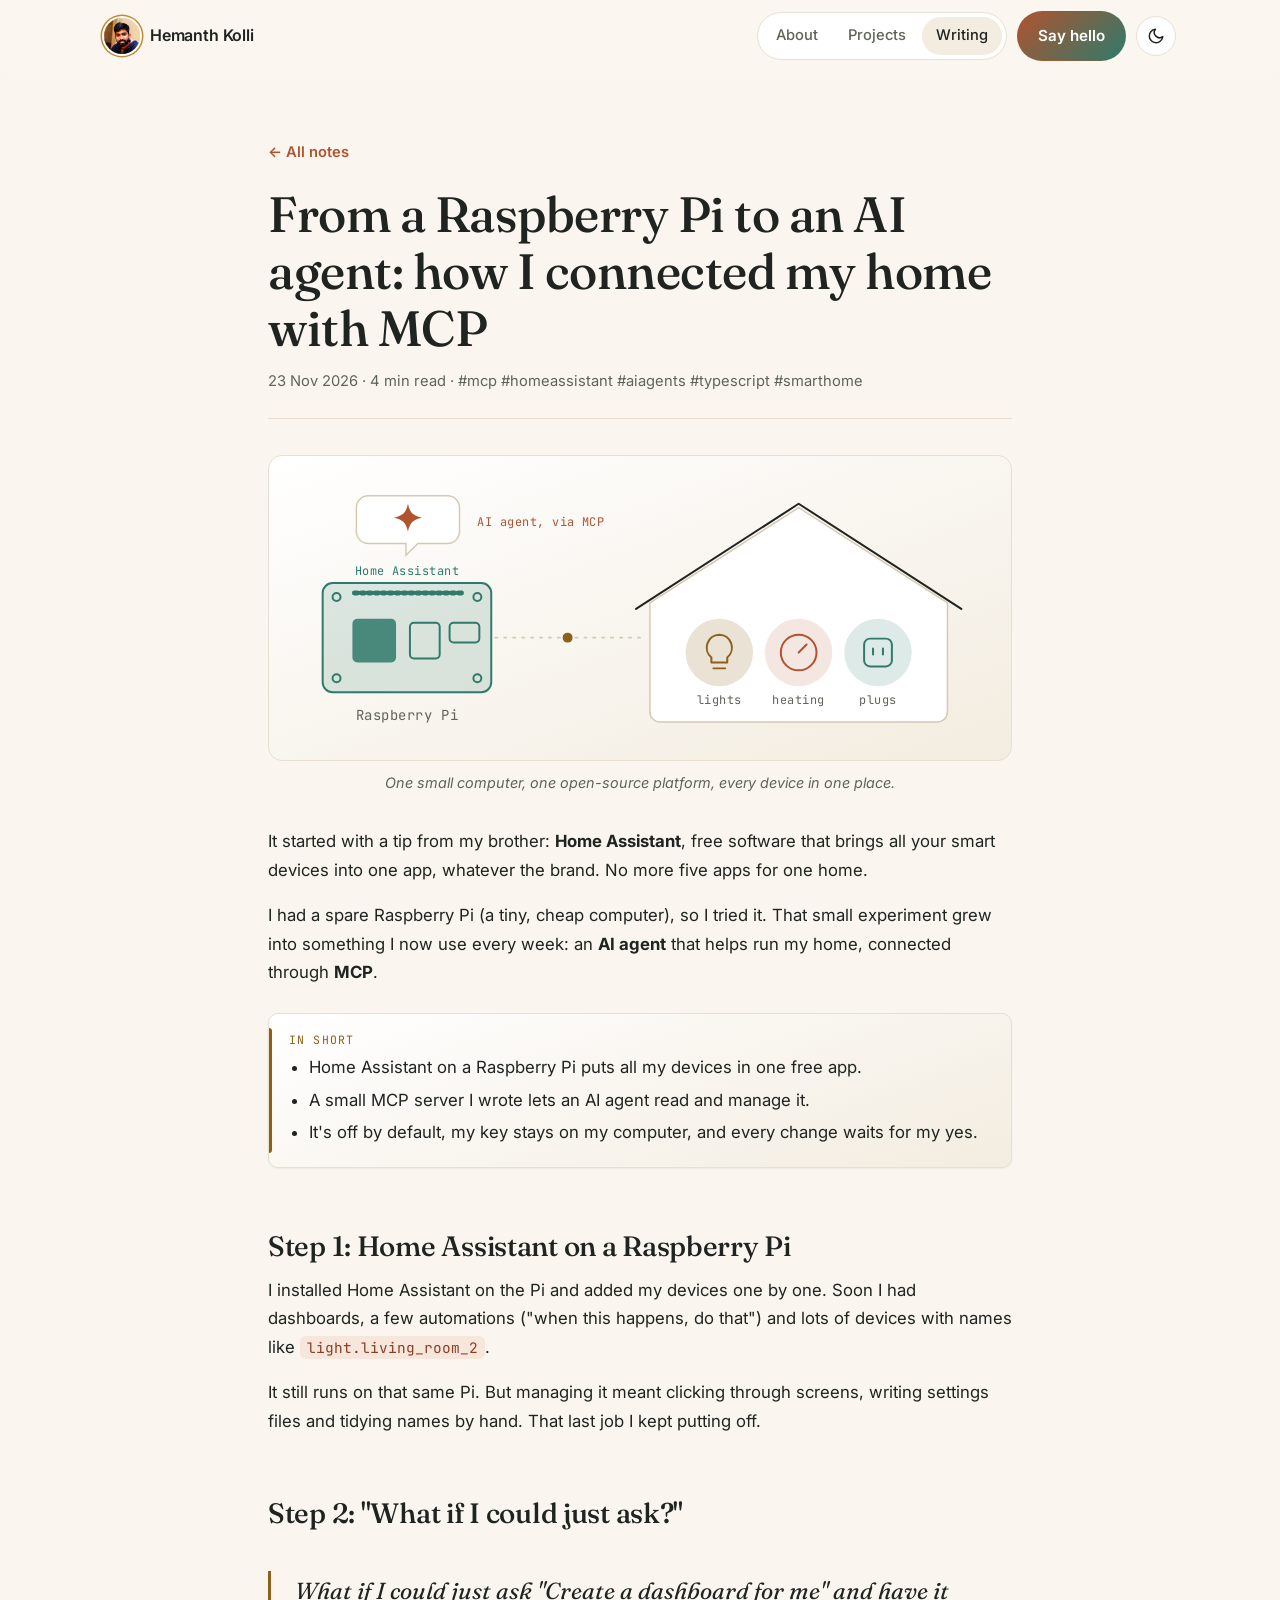
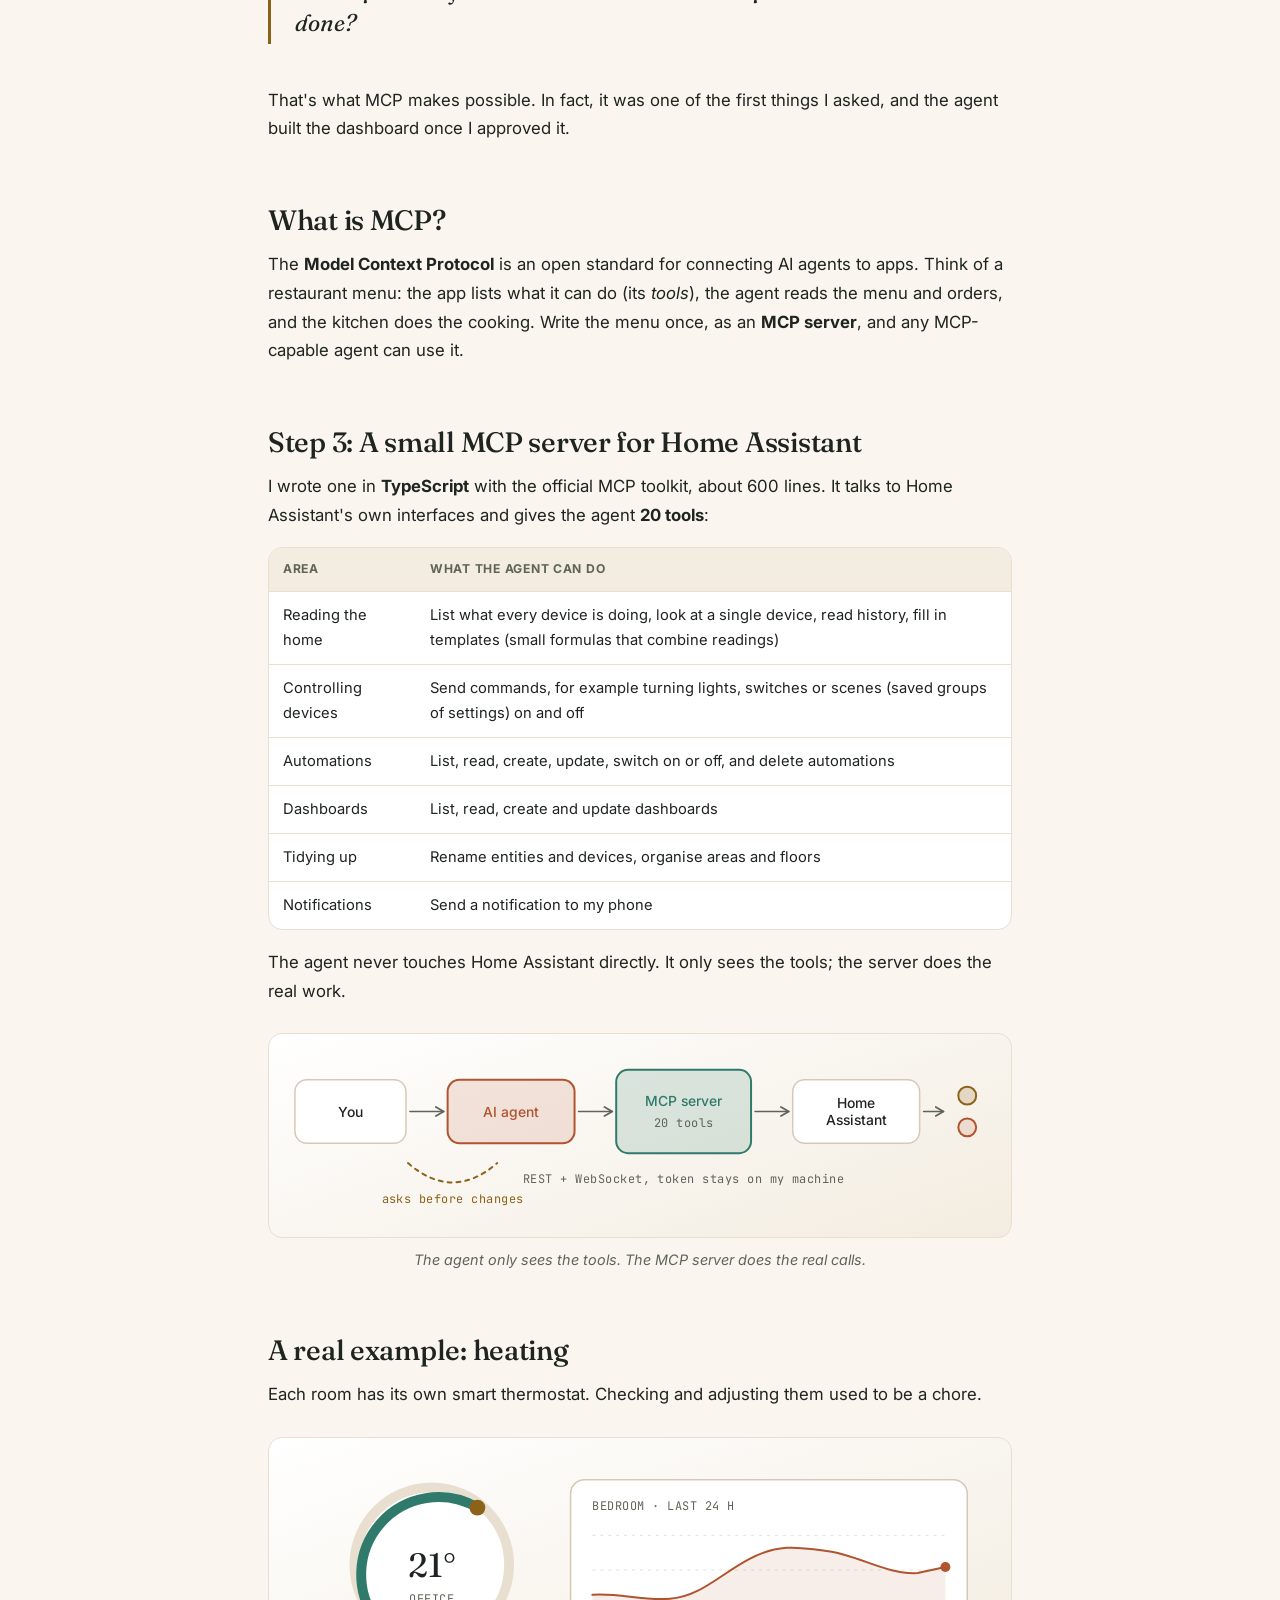
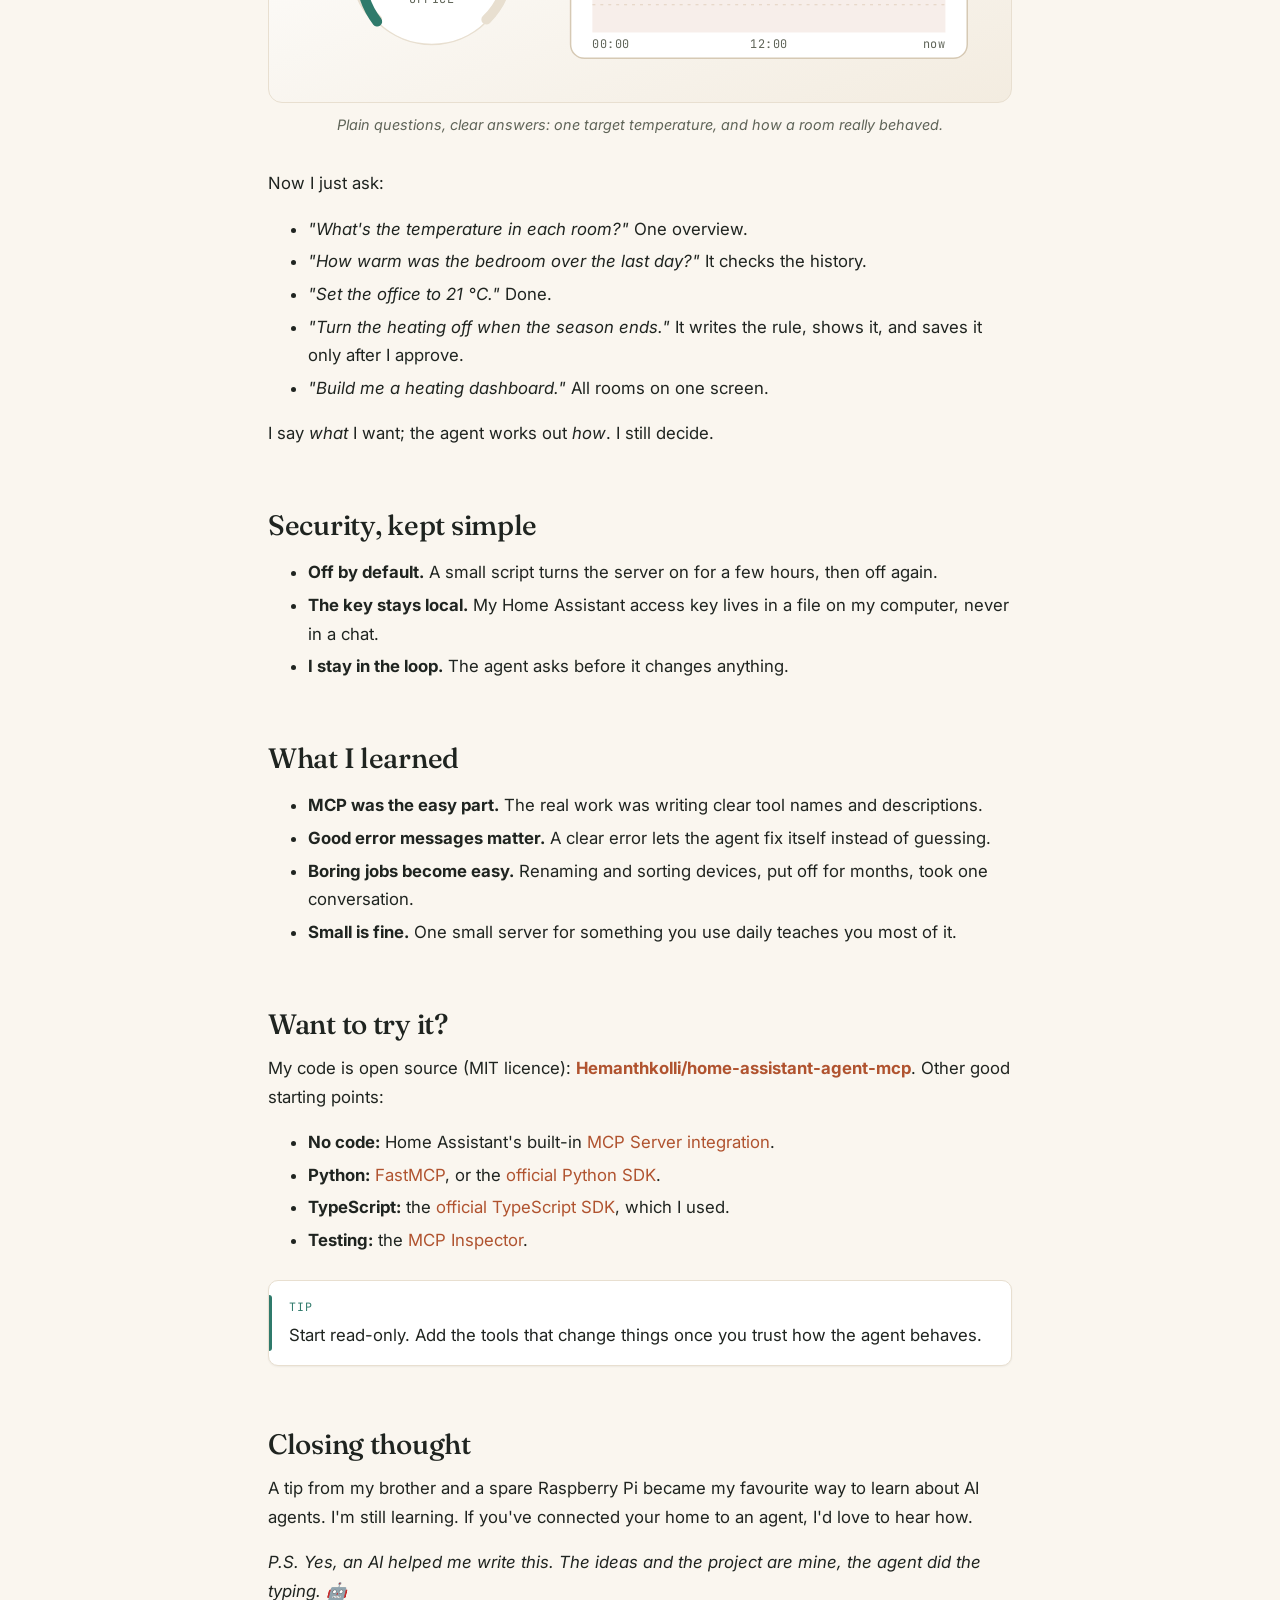
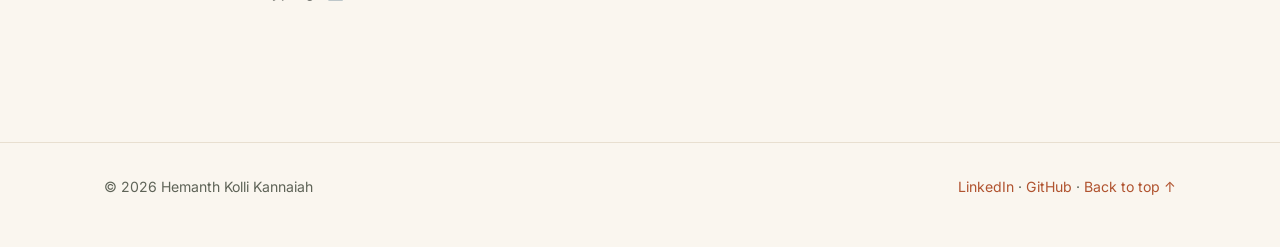
<file: blog/home-assistant-mcp.html>
<!doctype html>
<html lang="en">
<head>
  <meta charset="utf-8">
  <meta name="viewport" content="width=device-width, initial-scale=1">
  <title>From a Raspberry Pi to an AI agent: how I connected my home with MCP · Hemanth Kolli</title>
  <meta name="description" content="How a tip from my brother led to Home Assistant on a Raspberry Pi, and then to a small tool that lets an AI assistant help run my home.">
  <link rel="canonical" href="https://hemanthkolli.com/blog/home-assistant-mcp.html">
  <meta property="og:type" content="article">
  <meta property="og:title" content="From a Raspberry Pi to an AI agent: how I connected my home with MCP">
  <meta property="og:description" content="How a tip from my brother turned into Home Assistant on a Raspberry Pi, and later into a small MCP server that lets an AI agent help run it.">
  <meta property="og:url" content="https://hemanthkolli.com/blog/home-assistant-mcp.html">
  <meta property="og:image" content="https://hemanthkolli.com/images/hemanth-400.jpg">
  <meta name="twitter:card" content="summary">
  <link rel="icon" href="data:image/svg+xml,<svg xmlns='http://www.w3.org/2000/svg' viewBox='0 0 32 32'><rect width='32' height='32' rx='8' fill='%231f3b34'/><text x='16' y='21.5' text-anchor='middle' font-family='Georgia,serif' font-size='15' font-weight='600' fill='%23e0b154'>hk</text></svg>">
  <meta name="theme-color" content="#1f3b34">
  <script>document.documentElement.classList.add("js");try{var t=localStorage.getItem("theme");if(t)document.documentElement.setAttribute("data-theme",t)}catch(e){}</script>
  <link rel="preconnect" href="https://fonts.googleapis.com">
  <link rel="preconnect" href="https://fonts.gstatic.com" crossorigin>
  <link href="https://fonts.googleapis.com/css2?family=Fraunces:ital,opsz,wght@0,9..144,400;0,9..144,500;0,9..144,600;1,9..144,400&family=Inter:wght@400;500;600&family=JetBrains+Mono:wght@400;500&display=swap" rel="stylesheet">
  <link rel="stylesheet" href="/css/style.css">
</head>
<body>
  <a class="skip-link" href="#main">Skip to content</a>
  <header class="site-header">
    <nav class="nav container" aria-label="Main">
      <a class="logo" href="/" aria-label="Hemanth Kolli, home"><img class="avatar" src="/images/hemanth-128.jpg" alt="" width="36" height="36"><span class="logo-name">Hemanth Kolli</span></a>
      <div class="nav-right">
        <ul class="nav-links">
          <li><a href="/#about">About</a></li>
          <li><a href="/#work">Projects</a></li>
          <li><a href="/blog/" aria-current="page">Writing</a></li>
        </ul>
        <a class="btn primary nav-cta" href="/#contact">Say hello</a>
        <button class="icon-btn" type="button" data-theme-toggle aria-label="Toggle theme"></button>
        <button class="icon-btn menu-toggle" type="button" data-menu-toggle aria-label="Open menu" aria-expanded="false"><svg viewBox="0 0 24 24" fill="none" stroke="currentColor" stroke-width="2" stroke-linecap="round" aria-hidden="true"><path d="M4 7h16M4 12h16M4 17h16"/></svg></button>
      </div>
    </nav>
  </header>
  <main id="main">
    <article class="article">
      <a class="back" href="./">← All notes</a>
      <h1 style="margin-top:20px">From a Raspberry Pi to an AI agent: how I connected my home with MCP</h1>
      <p class="meta"><time datetime="2026-11-23">23 Nov 2026</time> · 4 min read · #mcp #homeassistant #aiagents #typescript #smarthome</p>

      <figure class="ill">
        <div class="ill-panel">
        <svg viewBox="0 0 720 270" role="img" aria-labelledby="ill-home-t">
          <title id="ill-home-t">A Raspberry Pi running Home Assistant, connected to a home with lights, heating and plugs, and an AI agent that can talk to it</title>
          <!-- raspberry pi board -->
          <rect x="40" y="110" width="170" height="110" rx="10" class="ill-fill-teal"/>
          <rect x="40" y="110" width="170" height="110" rx="10" class="ill-teal"/>
          <circle cx="54" cy="124" r="4" class="ill-teal"/><circle cx="196" cy="124" r="4" class="ill-teal"/><circle cx="54" cy="206" r="4" class="ill-teal"/><circle cx="196" cy="206" r="4" class="ill-teal"/>
          <path class="ill-teal" d="M72 120h112" style="stroke-dasharray:3 4;stroke-width:5"/>
          <rect x="70" y="146" width="44" height="44" rx="5" class="ill-solid-teal" opacity=".85"/>
          <rect x="128" y="150" width="30" height="36" rx="4" class="ill-teal"/>
          <rect x="168" y="150" width="30" height="20" rx="4" class="ill-teal"/>
          <text x="125" y="248" text-anchor="middle" class="ill-label">Raspberry Pi</text>
          <text x="125" y="102" text-anchor="middle" class="ill-small ill-t-teal">Home Assistant</text>
          <!-- agent bubble -->
          <path class="ill-card" d="M86 22h80a12 12 0 0 1 12 12v24a12 12 0 0 1-12 12h-30l-12 12v-12h-38a12 12 0 0 1-12-12v-24a12 12 0 0 1 12-12z"/>
          <path class="ill-solid-blue" d="M126 30c2 9 5 12 14 14c-9 2-12 5-14 14c-2-9-5-12-14-14c9-2 12-5 14-14z"/>
          <text x="196" y="52" class="ill-small ill-t-blue">AI agent, via MCP</text>
          <!-- connection -->
          <path class="ill-path" d="M214 165 C280 165, 300 165, 360 165"/>
          <circle cx="287" cy="165" r="5" class="ill-solid-gold"/>
          <!-- house -->
          <path class="ill-card" d="M370 130l150-96l150 96v110a10 10 0 0 1-10 10h-280a10 10 0 0 1-10-10z"/>
          <path class="ill-ink" d="M356 136l164-106l164 106"/>
          <!-- rooms -->
          <circle cx="440" cy="180" r="34" class="ill-fill-gold"/>
          <path class="ill-gold" d="M440 162a13 13 0 0 1 8 23v5h-16v-5a13 13 0 0 1 8-23zM434 196h12"/>
          <circle cx="520" cy="180" r="34" class="ill-fill-blue"/>
          <circle cx="520" cy="180" r="18" class="ill-blue"/>
          <path class="ill-blue" d="M520 180l8-8"/>
          <text x="520" y="232" text-anchor="middle" class="ill-small">heating</text>
          <circle cx="600" cy="180" r="34" class="ill-fill-teal"/>
          <rect x="586" y="166" width="28" height="28" rx="6" class="ill-teal"/>
          <path class="ill-teal" d="M595 176v6M605 176v6"/>
          <text x="440" y="232" text-anchor="middle" class="ill-small">lights</text>
          <text x="600" y="232" text-anchor="middle" class="ill-small">plugs</text>
        </svg>
        </div>
        <figcaption>One small computer, one open-source platform, every device in one place.</figcaption>
      </figure>

      <p>It started with a tip from my brother: <strong>Home Assistant</strong>, free software that brings all your smart devices into one app, whatever the brand. No more five apps for one home.</p>

      <p>I had a spare Raspberry Pi (a tiny, cheap computer), so I tried it. That small experiment grew into something I now use every week: an <strong>AI agent</strong> that helps run my home, connected through <strong>MCP</strong>.</p>

      <div class="note note-key">
        <span class="note-label">In short</span>
        <ul>
          <li>Home Assistant on a Raspberry Pi puts all my devices in one free app.</li>
          <li>A small MCP server I wrote lets an AI agent read and manage it.</li>
          <li>It's off by default, my key stays on my computer, and every change waits for my yes.</li>
        </ul>
      </div>

      <h2>Step 1: Home Assistant on a Raspberry Pi</h2>
      <p>I installed Home Assistant on the Pi and added my devices one by one. Soon I had dashboards, a few automations ("when this happens, do that") and lots of devices with names like <code>light.living_room_2</code>.</p>

      <p>It still runs on that same Pi. But managing it meant clicking through screens, writing settings files and tidying names by hand. That last job I kept putting off.</p>

      <h2>Step 2: "What if I could just ask?"</h2>
      <blockquote>What if I could just ask <em>"Create a dashboard for me"</em> and have it done?</blockquote>
      <p>That's what MCP makes possible. In fact, it was one of the first things I asked, and the agent built the dashboard once I approved it.</p>

      <h2>What is MCP?</h2>
      <p>The <strong>Model Context Protocol</strong> is an open standard for connecting AI agents to apps. Think of a restaurant menu: the app lists what it can do (its <em>tools</em>), the agent reads the menu and orders, and the kitchen does the cooking. Write the menu once, as an <strong>MCP server</strong>, and any MCP-capable agent can use it.</p>

      <h2>Step 3: A small MCP server for Home Assistant</h2>
      <p>I wrote one in <strong>TypeScript</strong> with the official MCP toolkit, about 600 lines. It talks to Home Assistant's own interfaces and gives the agent <strong>20 tools</strong>:</p>
      <div class="table-wrap">
        <table>
          <thead><tr><th>Area</th><th>What the agent can do</th></tr></thead>
          <tbody>
            <tr><td>Reading the home</td><td>List what every device is doing, look at a single device, read history, fill in templates (small formulas that combine readings)</td></tr>
            <tr><td>Controlling devices</td><td>Send commands, for example turning lights, switches or scenes (saved groups of settings) on and off</td></tr>
            <tr><td>Automations</td><td>List, read, create, update, switch on or off, and delete automations</td></tr>
            <tr><td>Dashboards</td><td>List, read, create and update dashboards</td></tr>
            <tr><td>Tidying up</td><td>Rename entities and devices, organise areas and floors</td></tr>
            <tr><td>Notifications</td><td>Send a notification to my phone</td></tr>
          </tbody>
        </table>
      </div>

      <p>The agent never touches Home Assistant directly. It only sees the tools; the server does the real work.</p>

      <figure class="ill">
        <div class="ill-panel ill-scroll">
        <svg viewBox="0 28 720 168" role="img" aria-labelledby="ill-flow-t">
          <title id="ill-flow-t">You talk to the AI agent, the agent calls tools on the MCP server, and the MCP server calls Home Assistant, which controls the devices</title>
          <defs><marker id="ill-flow-a" viewBox="0 0 10 10" refX="8" refY="5" markerWidth="7" markerHeight="7" orient="auto"><path d="M1 1L8 5L1 9" class="ill-arrow"/></marker></defs>
          <rect x="12" y="56" width="112" height="64" rx="12" class="ill-card"/>
          <text x="68" y="94" text-anchor="middle" class="ill-text">You</text>
          <path d="M128 88h34" class="ill-arrow" marker-end="url(#ill-flow-a)"/>
          <rect x="166" y="56" width="128" height="64" rx="12" class="ill-fill-blue"/>
          <rect x="166" y="56" width="128" height="64" rx="12" class="ill-blue"/>
          <text x="230" y="94" text-anchor="middle" class="ill-text ill-t-blue">AI agent</text>
          <path d="M298 88h34" class="ill-arrow" marker-end="url(#ill-flow-a)"/>
          <rect x="336" y="46" width="136" height="84" rx="12" class="ill-fill-teal"/>
          <rect x="336" y="46" width="136" height="84" rx="12" class="ill-teal"/>
          <text x="404" y="82" text-anchor="middle" class="ill-text ill-t-teal">MCP server</text>
          <text x="404" y="104" text-anchor="middle" class="ill-small">20 tools</text>
          <path d="M476 88h34" class="ill-arrow" marker-end="url(#ill-flow-a)"/>
          <rect x="514" y="56" width="128" height="64" rx="12" class="ill-card"/>
          <text x="578" y="84" text-anchor="middle" class="ill-text">Home</text>
          <text x="578" y="102" text-anchor="middle" class="ill-text">Assistant</text>
          <path d="M646 88h20" class="ill-arrow" marker-end="url(#ill-flow-a)"/>
          <circle cx="690" cy="72" r="9" class="ill-fill-gold"/><circle cx="690" cy="104" r="9" class="ill-fill-blue"/>
          <circle cx="690" cy="72" r="9" class="ill-gold"/><circle cx="690" cy="104" r="9" class="ill-blue"/>
          <text x="404" y="160" text-anchor="middle" class="ill-small">REST + WebSocket, token stays on my machine</text>
          <path d="M126 140c30 26 60 26 90 0" class="ill-gold" style="stroke-dasharray:4 5" />
          <text x="171" y="180" text-anchor="middle" class="ill-small ill-t-gold">asks before changes</text>
        </svg>
        </div>
        <figcaption>The agent only sees the tools. The MCP server does the real calls.</figcaption>
      </figure>

      <h2>A real example: heating</h2>
      <p>Each room has its own smart thermostat. Checking and adjusting them used to be a chore.</p>

      <figure class="ill">
        <div class="ill-panel">
        <svg viewBox="0 0 720 230" role="img" aria-labelledby="ill-heat-t">
          <title id="ill-heat-t">A thermostat set to 21 degrees in the office, and a line chart of the bedroom temperature over the last day</title>
          <!-- dial -->
          <circle cx="150" cy="112" r="78" class="ill-ring"/>
          <path d="M95 167A78 78 0 1 1 205 167" fill="none" stroke="var(--border)" stroke-width="10" stroke-linecap="round" transform="translate(0 -2) scale(1)" />
          <path d="M95 167A78 78 0 0 1 196 52" fill="none" stroke="var(--secondary)" stroke-width="10" stroke-linecap="round"/>
          <circle cx="196" cy="52" r="8" class="ill-solid-gold"/>
          <text x="150" y="122" text-anchor="middle" class="ill-big">21°</text>
          <text x="150" y="148" text-anchor="middle" class="ill-small">OFFICE</text>
          <!-- chart -->
          <rect x="290" y="24" width="400" height="180" rx="14" class="ill-card"/>
          <text x="312" y="54" class="ill-small">BEDROOM · LAST 24 H</text>
          <path d="M312 150h356M312 115h356M312 80h356" stroke="var(--border)" stroke-width="1" stroke-dasharray="3 5"/>
          <path class="ill-fill-blue" d="M312 140C340 138 360 146 390 144S440 120 470 104S520 92 550 96S610 120 640 118L668 112V178H312Z" opacity=".7"/>
          <path class="ill-blue" d="M312 140C340 138 360 146 390 144S440 120 470 104S520 92 550 96S610 120 640 118L668 112"/>
          <circle cx="668" cy="112" r="5" class="ill-solid-blue"/>
          <text x="312" y="194" class="ill-small">00:00</text>
          <text x="490" y="194" text-anchor="middle" class="ill-small">12:00</text>
          <text x="668" y="194" text-anchor="end" class="ill-small">now</text>
        </svg>
        </div>
        <figcaption>Plain questions, clear answers: one target temperature, and how a room really behaved.</figcaption>
      </figure>

      <p>Now I just ask:</p>
      <ul>
        <li><em>"What's the temperature in each room?"</em> One overview.</li>
        <li><em>"How warm was the bedroom over the last day?"</em> It checks the history.</li>
        <li><em>"Set the office to 21 °C."</em> Done.</li>
        <li><em>"Turn the heating off when the season ends."</em> It writes the rule, shows it, and saves it only after I approve.</li>
        <li><em>"Build me a heating dashboard."</em> All rooms on one screen.</li>
      </ul>
      <p>I say <em>what</em> I want; the agent works out <em>how</em>. I still decide.</p>

      <h2>Security, kept simple</h2>
      <ul>
        <li><strong>Off by default.</strong> A small script turns the server on for a few hours, then off again.</li>
        <li><strong>The key stays local.</strong> My Home Assistant access key lives in a file on my computer, never in a chat.</li>
        <li><strong>I stay in the loop.</strong> The agent asks before it changes anything.</li>
      </ul>

      <h2>What I learned</h2>
      <ul>
        <li><strong>MCP was the easy part.</strong> The real work was writing clear tool names and descriptions.</li>
        <li><strong>Good error messages matter.</strong> A clear error lets the agent fix itself instead of guessing.</li>
        <li><strong>Boring jobs become easy.</strong> Renaming and sorting devices, put off for months, took one conversation.</li>
        <li><strong>Small is fine.</strong> One small server for something you use daily teaches you most of it.</li>
      </ul>

      <h2>Want to try it?</h2>
      <p>My code is open source (MIT licence): <strong><a href="https://github.com/Hemanthkolli/home-assistant-agent-mcp">Hemanthkolli/home-assistant-agent-mcp</a></strong>. Other good starting points:</p>
      <ul>
        <li><strong>No code:</strong> Home Assistant's built-in <a href="https://www.home-assistant.io/integrations/mcp_server/">MCP Server integration</a>.</li>
        <li><strong>Python:</strong> <a href="https://gofastmcp.com">FastMCP</a>, or the <a href="https://github.com/modelcontextprotocol/python-sdk">official Python SDK</a>.</li>
        <li><strong>TypeScript:</strong> the <a href="https://github.com/modelcontextprotocol/typescript-sdk">official TypeScript SDK</a>, which I used.</li>
        <li><strong>Testing:</strong> the <a href="https://github.com/modelcontextprotocol/inspector">MCP Inspector</a>.</li>
      </ul>

      <div class="note">
        <span class="note-label">Tip</span>
        <p>Start read-only. Add the tools that change things once you trust how the agent behaves.</p>
      </div>

      <h2>Closing thought</h2>
      <p>A tip from my brother and a spare Raspberry Pi became my favourite way to learn about AI agents. I'm still learning. If you've connected your home to an agent, I'd love to hear how.</p>

      <p><em>P.S. Yes, an AI helped me write this. The ideas and the project are mine, the agent did the typing. 🤖</em></p>
    </article>
  </main>

  <footer class="site-footer">
    <div class="container">
      <span>© <span data-year>2026</span> Hemanth Kolli Kannaiah</span>
      <span><a href="https://www.linkedin.com/in/hemanthkolli" rel="me">LinkedIn</a> · <a href="https://github.com/Hemanthkolli" rel="me">GitHub</a> · <a href="#main">Back to top ↑</a></span>
    </div>
  </footer>
  <script src="/js/main.js" defer></script>
</body>
</html>
</file>
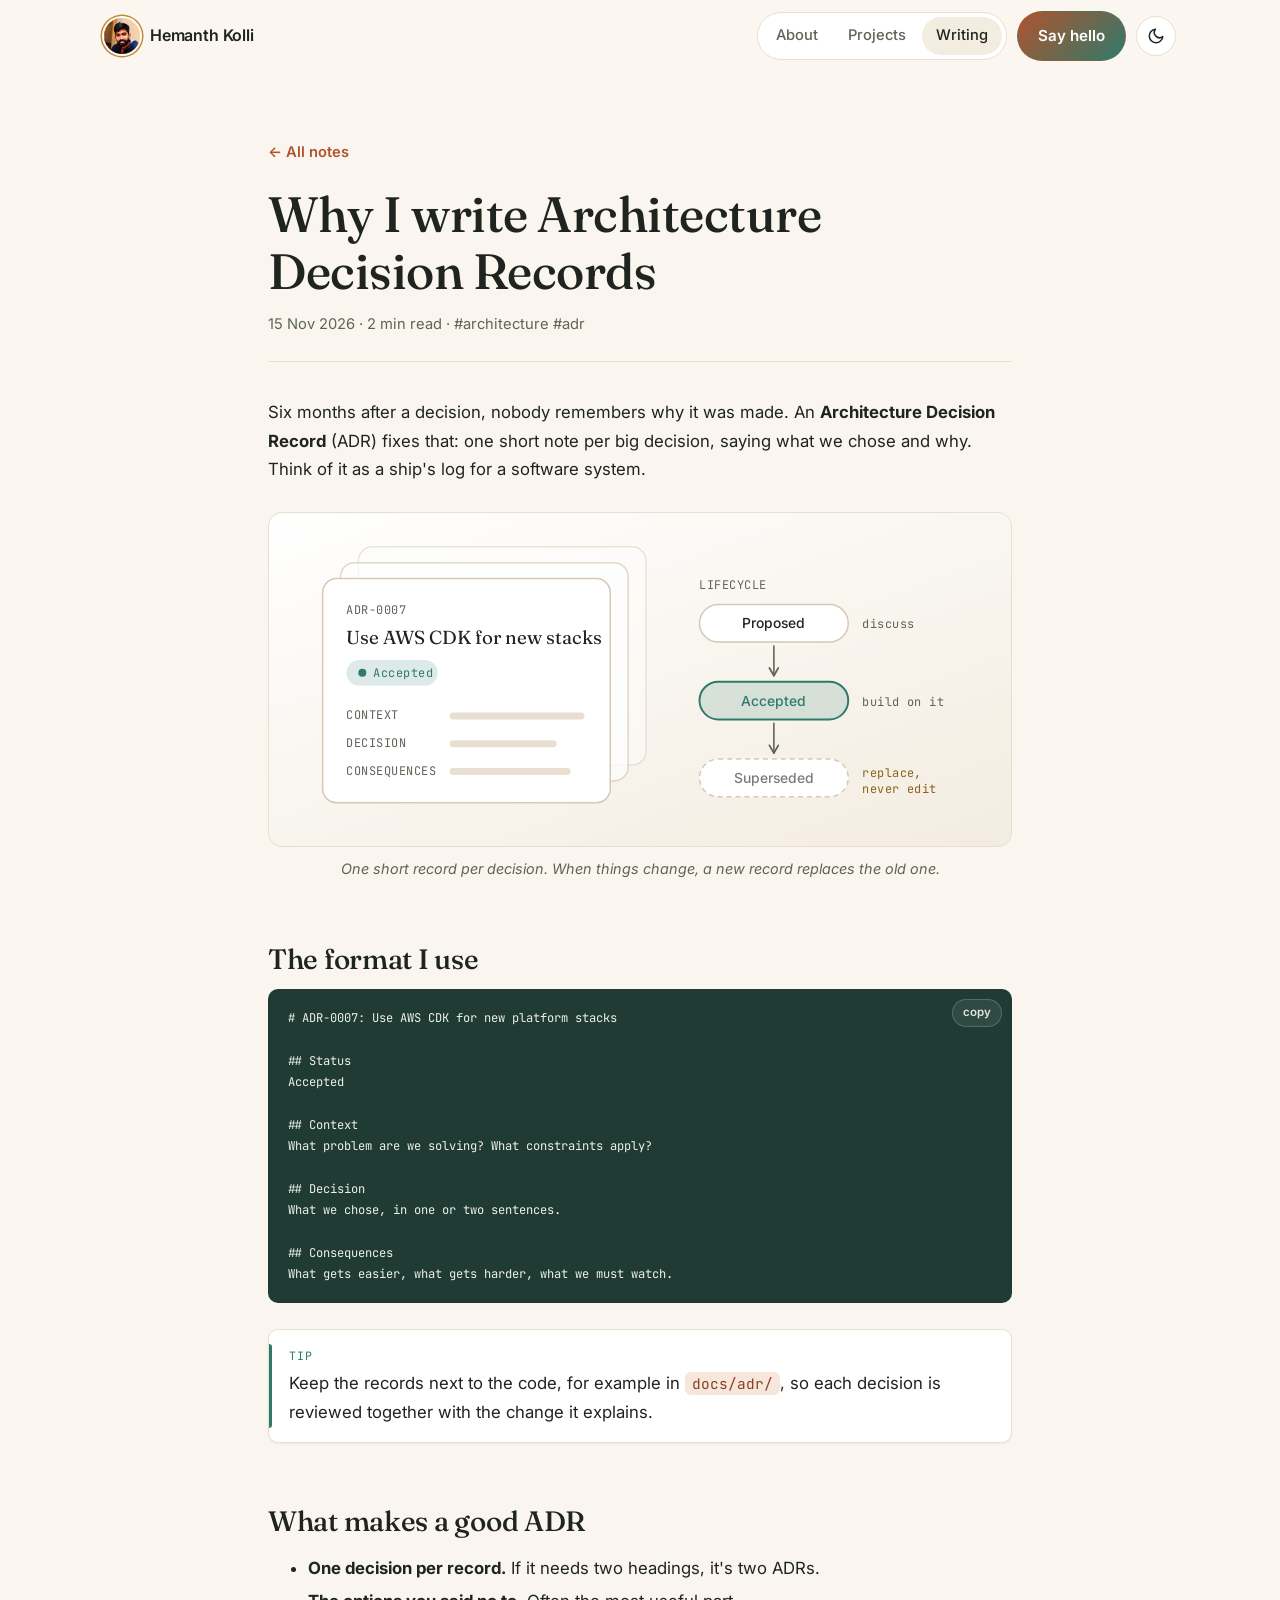
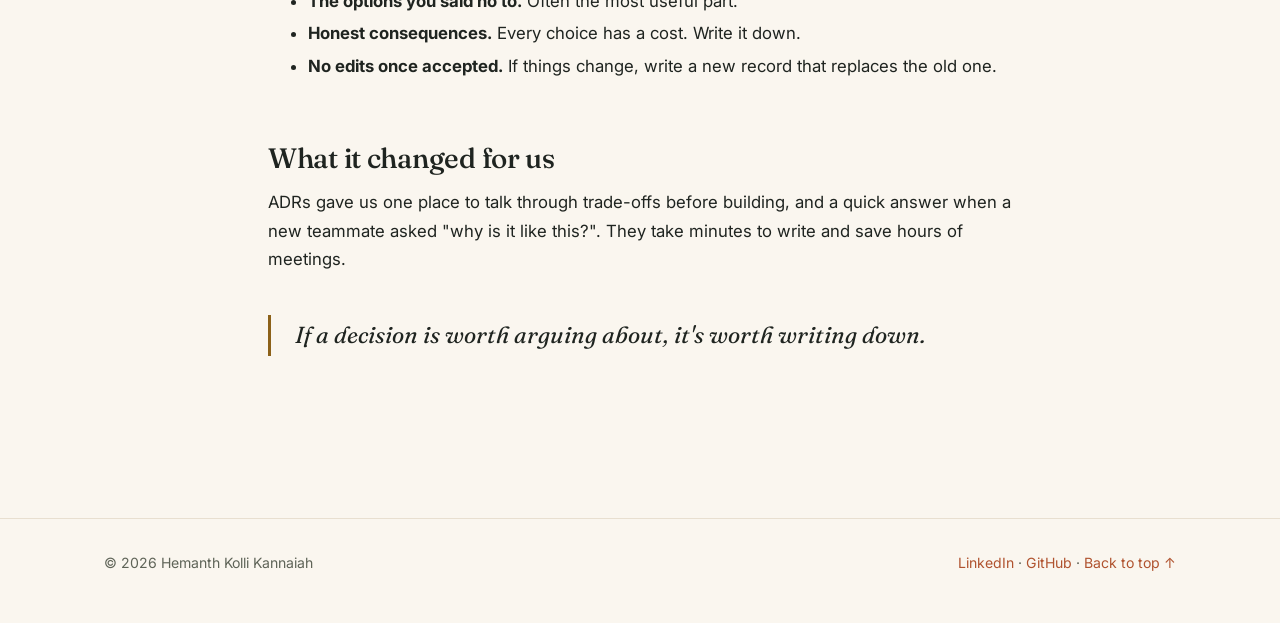
<file: blog/why-adrs.html>
<!doctype html>
<html lang="en">
<head>
  <meta charset="utf-8">
  <meta name="viewport" content="width=device-width, initial-scale=1">
  <title>Why I write ADRs · Hemanth Kolli</title>
  <meta name="description" content="Why I write a short note for every big software decision, called an ADR, and how it saves my teams time and meetings later.">
  <link rel="canonical" href="https://hemanthkolli.com/blog/why-adrs.html">
  <meta property="og:url" content="https://hemanthkolli.com/blog/why-adrs.html">
  <meta property="og:image" content="https://hemanthkolli.com/images/hemanth-400.jpg">
  <meta name="twitter:card" content="summary">
  <link rel="icon" href="data:image/svg+xml,<svg xmlns='http://www.w3.org/2000/svg' viewBox='0 0 32 32'><rect width='32' height='32' rx='8' fill='%231f3b34'/><text x='16' y='21.5' text-anchor='middle' font-family='Georgia,serif' font-size='15' font-weight='600' fill='%23e0b154'>hk</text></svg>">
  <meta name="theme-color" content="#1f3b34">
  <script>document.documentElement.classList.add("js");try{var t=localStorage.getItem("theme");if(t)document.documentElement.setAttribute("data-theme",t)}catch(e){}</script>
  <link rel="preconnect" href="https://fonts.googleapis.com">
  <link rel="preconnect" href="https://fonts.gstatic.com" crossorigin>
  <link href="https://fonts.googleapis.com/css2?family=Fraunces:ital,opsz,wght@0,9..144,400;0,9..144,500;0,9..144,600;1,9..144,400&family=Inter:wght@400;500;600&family=JetBrains+Mono:wght@400;500&display=swap" rel="stylesheet">
  <link rel="stylesheet" href="/css/style.css">
</head>
<body>
  <a class="skip-link" href="#main">Skip to content</a>
  <header class="site-header">
    <nav class="nav container" aria-label="Main">
      <a class="logo" href="/" aria-label="Hemanth Kolli, home"><img class="avatar" src="/images/hemanth-128.jpg" alt="" width="36" height="36"><span class="logo-name">Hemanth Kolli</span></a>
      <div class="nav-right">
        <ul class="nav-links">
          <li><a href="/#about">About</a></li>
          <li><a href="/#work">Projects</a></li>
          <li><a href="/blog/" aria-current="page">Writing</a></li>
        </ul>
        <a class="btn primary nav-cta" href="/#contact">Say hello</a>
        <button class="icon-btn" type="button" data-theme-toggle aria-label="Toggle theme"></button>
        <button class="icon-btn menu-toggle" type="button" data-menu-toggle aria-label="Open menu" aria-expanded="false"><svg viewBox="0 0 24 24" fill="none" stroke="currentColor" stroke-width="2" stroke-linecap="round" aria-hidden="true"><path d="M4 7h16M4 12h16M4 17h16"/></svg></button>
      </div>
    </nav>
  </header>
  <main id="main">
    <article class="article">
      <a class="back" href="./">← All notes</a>
      <h1 style="margin-top:20px">Why I write Architecture Decision Records</h1>
      <p class="meta"><time datetime="2026-11-15">15 Nov 2026</time> · 2 min read · #architecture #adr</p>

      <p>
        Six months after a decision, nobody remembers why it was made. An
        <strong>Architecture Decision Record</strong> (ADR) fixes that: one short note per big
        decision, saying what we chose and why. Think of it as a ship's log for a software system.
      </p>

      <figure class="ill">
        <div class="ill-panel">
        <svg viewBox="0 0 720 300" role="img" aria-labelledby="ill-adr-t">
          <title id="ill-adr-t">A stack of decision records, the top one accepted, next to the lifecycle Proposed, Accepted, Superseded</title>
          <defs><marker id="ill-adr-a" viewBox="0 0 10 10" refX="8" refY="5" markerWidth="7" markerHeight="7" orient="auto"><path d="M1 1L8 5L1 9" class="ill-arrow"/></marker></defs>
          <rect x="76" y="16" width="290" height="220" rx="14" class="ill-card" opacity=".45"/>
          <rect x="58" y="32" width="290" height="220" rx="14" class="ill-card" opacity=".7"/>
          <rect x="40" y="48" width="290" height="226" rx="14" class="ill-card"/>
          <text x="64" y="84" class="ill-small">ADR-0007</text>
          <text x="64" y="114" class="ill-title">Use AWS CDK for new stacks</text>
          <rect x="64" y="130" width="92" height="26" rx="13" class="ill-fill-teal"/>
          <circle cx="80" cy="143" r="4" class="ill-solid-teal"/>
          <text x="91" y="147.5" class="ill-small ill-t-teal">Accepted</text>
          <text x="64" y="190" class="ill-small">CONTEXT</text><rect x="168" y="183" width="136" height="7" rx="3.5" class="ill-bar"/>
          <text x="64" y="218" class="ill-small">DECISION</text><rect x="168" y="211" width="108" height="7" rx="3.5" class="ill-bar"/>
          <text x="64" y="246" class="ill-small">CONSEQUENCES</text><rect x="168" y="239" width="122" height="7" rx="3.5" class="ill-bar"/>

          <text x="420" y="58" class="ill-small">LIFECYCLE</text>
          <rect x="420" y="74" width="150" height="38" rx="19" class="ill-card"/>
          <text x="495" y="98" text-anchor="middle" class="ill-text">Proposed</text>
          <path d="M495 116v30" class="ill-arrow" marker-end="url(#ill-adr-a)"/>
          <rect x="420" y="152" width="150" height="38" rx="19" class="ill-fill-teal"/>
          <rect x="420" y="152" width="150" height="38" rx="19" class="ill-teal"/>
          <text x="495" y="176" text-anchor="middle" class="ill-text ill-t-teal">Accepted</text>
          <path d="M495 194v30" class="ill-arrow" marker-end="url(#ill-adr-a)"/>
          <rect x="420" y="230" width="150" height="38" rx="19" class="ill-card" stroke-dasharray="5 4"/>
          <text x="495" y="254" text-anchor="middle" class="ill-text" opacity=".6">Superseded</text>
          <text x="584" y="98" class="ill-small">discuss</text>
          <text x="584" y="176" class="ill-small">build on it</text>
          <text x="584" y="248" class="ill-small ill-t-gold">replace,</text>
          <text x="584" y="264" class="ill-small ill-t-gold">never edit</text>
        </svg>
        </div>
        <figcaption>One short record per decision. When things change, a new record replaces the old one.</figcaption>
      </figure>

      <h2>The format I use</h2>
      <pre><code># ADR-0007: Use AWS CDK for new platform stacks

## Status
Accepted

## Context
What problem are we solving? What constraints apply?

## Decision
What we chose, in one or two sentences.

## Consequences
What gets easier, what gets harder, what we must watch.</code></pre>

      <div class="note">
        <span class="note-label">Tip</span>
        <p>Keep the records next to the code, for example in <code>docs/adr/</code>, so each decision is reviewed together with the change it explains.</p>
      </div>

      <h2>What makes a good ADR</h2>
      <ul>
        <li><strong>One decision per record.</strong> If it needs two headings, it's two ADRs.</li>
        <li><strong>The options you said no to.</strong> Often the most useful part.</li>
        <li><strong>Honest consequences.</strong> Every choice has a cost. Write it down.</li>
        <li><strong>No edits once accepted.</strong> If things change, write a new record that replaces the old one.</li>
      </ul>

      <h2>What it changed for us</h2>
      <p>
        ADRs gave us one place to talk through trade-offs before building, and a quick answer when
        a new teammate asked "why is it like this?". They take minutes to write and save hours of meetings.
      </p>

      <blockquote>If a decision is worth arguing about, it's worth writing down.</blockquote>
    </article>
  </main>

  <footer class="site-footer">
    <div class="container">
      <span>© <span data-year>2026</span> Hemanth Kolli Kannaiah</span>
      <span><a href="https://www.linkedin.com/in/hemanthkolli" rel="me">LinkedIn</a> · <a href="https://github.com/Hemanthkolli" rel="me">GitHub</a> · <a href="#main">Back to top ↑</a></span>
    </div>
  </footer>
  <script src="/js/main.js" defer></script>
</body>
</html>
</file>
<file: css/style.css>
/* ==========================================================================
   hemanthkolli.com: warm "sand & terracotta" theme
   Forest green, terracotta and sage with a mustard accent. Serif display, sans body.
   Light theme follows the OS by default; the toggle overrides it.
   ========================================================================== */

:root {
  /* brand (shared) */
  /* names kept from the first theme; values are now forest / terracotta / sage / mustard */
  --navy-900: #13261f;   /* deep forest */
  --navy-800: #1f3b34;
  --navy-700: #2c5246;
  --blue-600: #b0532f;   /* terracotta */
  --blue-500: #c96a43;
  --teal-500: #2f7a6b;   /* sage teal */
  --teal-400: #5fae9c;
  --gold-500: #c08a2e;   /* mustard */
  --gold-400: #e0b154;

  /* light theme tokens */
  --bg: #faf6ef;
  --bg-soft: #f3ece0;
  --surface: #ffffff;
  --border: #e8dfd0;
  --border-strong: #d6c9b4;
  --ink: #1f2420;
  --muted: #5f6458;
  --primary: var(--blue-600);
  --secondary: var(--teal-500);
  --accent: #8c6119;          /* mustard, darkened for contrast on light */
  --link: var(--blue-600);
  --chip-bg: #f6e6dc;
  --chip-ink: #8a3f22;
  --selection: rgba(176, 83, 47, 0.16);
  --shadow-sm: 0 1px 2px rgba(31, 36, 32, 0.06);
  --shadow: 0 10px 30px -12px rgba(31, 36, 32, 0.18);
  --shadow-lg: 0 30px 60px -24px rgba(31, 36, 32, 0.28);
  --code-bg: #1f3b34;
  --code-ink: #eef1ea;

  --hero-from: var(--navy-900);
  --hero-via: var(--navy-700);
  --hero-ink: #f6f1e7;
  --hero-muted: #c9d1c4;

  --serif: "Fraunces", "Iowan Old Style", Georgia, "Times New Roman", serif;
  --sans: "Inter", system-ui, -apple-system, "Segoe UI", Roboto, sans-serif;
  --mono: "JetBrains Mono", ui-monospace, SFMono-Regular, Menlo, Consolas, monospace;

  --max: 1120px;
  --radius: 14px;
  --radius-sm: 10px;
  color-scheme: light;
}

@media (prefers-color-scheme: dark) {
  :root:not([data-theme="light"]) {
    --bg: #0f1714;
    --bg-soft: #14201b;
    --surface: #18261f;
    --border: #24362d;
    --border-strong: #34493e;
    --ink: #efeae0;
    --muted: #a9b2a6;
    --primary: #e8936e;
    --secondary: var(--teal-400);
    --accent: var(--gold-400);
    --link: #eba182;
    --chip-bg: #2a2420;
    --chip-ink: #f2c3ab;
    --selection: rgba(232, 147, 110, 0.25);
    --shadow-sm: 0 1px 2px rgba(0, 0, 0, 0.3);
    --shadow: 0 10px 30px -12px rgba(0, 0, 0, 0.6);
    --shadow-lg: 0 30px 60px -24px rgba(0, 0, 0, 0.7);
    --code-bg: #0a110e;
    --hero-from: #0b1612;
    --hero-via: #1f3b34;
    color-scheme: dark;
  }
}
:root[data-theme="dark"] {
  --bg: #0f1714;
  --bg-soft: #14201b;
  --surface: #18261f;
  --border: #24362d;
  --border-strong: #34493e;
  --ink: #efeae0;
  --muted: #a9b2a6;
  --primary: #e8936e;
  --secondary: var(--teal-400);
  --accent: var(--gold-400);
  --link: #eba182;
  --chip-bg: #2a2420;
  --chip-ink: #f2c3ab;
  --selection: rgba(232, 147, 110, 0.25);
  --shadow-sm: 0 1px 2px rgba(0, 0, 0, 0.3);
  --shadow: 0 10px 30px -12px rgba(0, 0, 0, 0.6);
  --shadow-lg: 0 30px 60px -24px rgba(0, 0, 0, 0.7);
  --code-bg: #0a110e;
  --hero-from: #0b1612;
  --hero-via: #1f3b34;
  color-scheme: dark;
}

/* ---------- Base ---------- */

*, *::before, *::after { box-sizing: border-box; }
html { scroll-behavior: smooth; -webkit-text-size-adjust: 100%; }
body {
  margin: 0; background: var(--bg); color: var(--ink);
  font-family: var(--sans); font-size: 17px; line-height: 1.7;
  -webkit-font-smoothing: antialiased; text-rendering: optimizeLegibility;
}
main { overflow-x: clip; }
::selection { background: var(--selection); }
a { color: var(--link); text-decoration: none; text-underline-offset: 3px; }
a:hover { text-decoration: underline; }
img { max-width: 100%; display: block; }
h1, h2, h3, h4 { font-family: var(--serif); font-weight: 500; line-height: 1.15; letter-spacing: -0.01em; margin: 0 0 0.5em; color: var(--ink); }
h3 { font-size: 1.2rem; }
p { margin: 0 0 1em; }
code, kbd, pre { font-family: var(--mono); font-size: 0.88em; }
:focus-visible { outline: 2px solid var(--primary); outline-offset: 3px; border-radius: 6px; }
.container { width: 100%; max-width: var(--max); margin: 0 auto; padding: 0 24px; }
@media (max-width: 600px) { .container { padding: 0 16px; } }
.sr { position: absolute; width: 1px; height: 1px; overflow: hidden; clip: rect(0 0 0 0); white-space: nowrap; }
.dim { color: var(--muted); }
.skip-link { position: absolute; left: -999px; top: 8px; background: var(--primary); color: #fff; padding: 8px 14px; border-radius: 8px; z-index: 100; }
.skip-link:focus { left: 16px; }

/* ---------- Header ---------- */

.site-header {
  position: sticky; top: 0; z-index: 50;
  background: color-mix(in srgb, var(--bg) 82%, transparent);
  backdrop-filter: saturate(160%) blur(14px);
  border-bottom: 1px solid transparent; transition: border-color .2s, box-shadow .2s;
}
.site-header.scrolled { border-bottom-color: var(--border); box-shadow: var(--shadow-sm); }
.nav { display: flex; align-items: center; justify-content: space-between; gap: 16px; height: 72px; }
.logo { display: inline-flex; align-items: center; gap: 10px; color: var(--ink); font-weight: 600; letter-spacing: -0.01em; white-space: nowrap; }
.logo:hover { text-decoration: none; }
.monogram {
  width: 36px; height: 36px; border-radius: 10px; display: inline-grid; place-items: center;
  font-family: var(--serif); font-size: 1.05rem; font-weight: 600; color: var(--gold-400);
  background: linear-gradient(140deg, var(--navy-800), var(--blue-600));
  box-shadow: inset 0 0 0 1px rgba(255,255,255,0.12);
}
.logo-name { font-size: 1rem; }
.avatar { width: 36px; height: 36px; border-radius: 50%; object-fit: cover; box-shadow: 0 0 0 2px var(--surface), 0 0 0 3.5px var(--gold-500); }
.nav-right { display: flex; align-items: center; gap: 10px; }
.nav-links { display: flex; align-items: center; gap: 2px; list-style: none; margin: 0; padding: 4px; border: 1px solid var(--border); border-radius: 999px; background: var(--surface); }
.nav-links a { display: inline-block; color: var(--muted); font-size: 0.92rem; font-weight: 500; padding: 6px 14px; border-radius: 999px; }
.nav-links a:hover, .nav-links a[aria-current="page"] { color: var(--ink); background: var(--bg-soft); text-decoration: none; }
.nav-links a.active { color: #fff; background: linear-gradient(135deg, var(--blue-600), var(--teal-500)); }
.nav-links a { transition: background .2s, color .2s; }
.nav-cta { white-space: nowrap; }
.icon-btn {
  width: 40px; height: 40px; border-radius: 999px; border: 1px solid var(--border); background: var(--surface);
  color: var(--ink); cursor: pointer; display: inline-grid; place-items: center; transition: border-color .15s;
}
.icon-btn:hover { border-color: var(--border-strong); }
.icon-btn svg { width: 18px; height: 18px; }
.menu-toggle { display: none; }
@media (max-width: 900px) {
  .nav-right .nav-cta { display: none; }
}
@media (max-width: 420px) {
  .logo-name { display: none; }
}
@media (max-width: 760px) {
  .menu-toggle { display: inline-grid; }
  .nav-links {
    position: absolute; top: 72px; left: 16px; right: 16px; flex-direction: column; align-items: stretch;
    border-radius: var(--radius); padding: 8px; display: none; box-shadow: var(--shadow-lg);
  }
  .nav-links.open { display: flex; }
  .nav-links a { padding: 12px 14px; border-radius: 10px; }
}

/* ---------- Buttons ---------- */

.btn {
  display: inline-flex; align-items: center; gap: 8px; font-family: var(--sans); font-weight: 600; font-size: 0.95rem;
  padding: 11px 20px; border-radius: 999px; border: 1px solid var(--border-strong); color: var(--ink); background: var(--surface);
  cursor: pointer; transition: transform .15s, box-shadow .15s, background .15s, border-color .15s;
}
.btn:hover { text-decoration: none; transform: translateY(-1px); box-shadow: var(--shadow); }
.btn.primary { background: linear-gradient(135deg, var(--blue-600), var(--teal-500)); color: #fff; border-color: transparent; }
.btn.gold { background: linear-gradient(135deg, var(--gold-400), var(--gold-500)); color: var(--navy-900); border-color: transparent; }
.btn.ghost-light { background: rgba(255,255,255,0.06); color: var(--hero-ink); border-color: rgba(255,255,255,0.28); }
.btn.ghost-light:hover { background: rgba(255,255,255,0.12); }
.btn-sm { padding: 5px 12px; font-size: 0.8rem; margin-left: 6px; }
.btn .arrow { transition: transform .15s; }
.btn:hover .arrow { transform: translateX(3px); }

/* ---------- Hero ---------- */

.hero-band {
  position: relative; isolation: isolate; color: var(--hero-ink);
  background:
    radial-gradient(900px 480px at 85% -10%, rgba(95, 174, 156, 0.30), transparent 60%),
    radial-gradient(700px 420px at 10% 110%, rgba(201, 106, 67, 0.38), transparent 60%),
    linear-gradient(160deg, var(--hero-from), var(--hero-via));
  overflow: hidden;
}
.hero-band::after {
  content: ""; position: absolute; inset: 0; z-index: -1; opacity: 0.18;
  background-image: linear-gradient(rgba(255,255,255,0.08) 1px, transparent 1px), linear-gradient(90deg, rgba(255,255,255,0.08) 1px, transparent 1px);
  background-size: 56px 56px; mask-image: radial-gradient(ellipse at 70% 20%, #000 20%, transparent 70%);
}
.hero { padding-top: 104px; padding-bottom: 96px; }
@media (max-width: 600px) { .hero { padding-top: 64px; padding-bottom: 64px; } .credentials { margin-top: 36px; } }
.eyebrow {
  display: inline-flex; align-items: center; gap: 10px; font-family: var(--mono); font-size: 0.78rem;
  letter-spacing: 0.12em; text-transform: uppercase; color: var(--accent); margin: 0 0 22px;
}
.hero .eyebrow { color: var(--gold-400); }
.eyebrow::before { content: ""; width: 28px; height: 1px; background: currentColor; }
.hero h1 { font-size: clamp(2.4rem, 6vw, 4.4rem); line-height: 1.05; max-width: 15ch; color: #fff; font-weight: 400; }
.hero h1 em { font-style: italic; color: var(--gold-400); }
.hero .lead { font-size: clamp(1.05rem, 2vw, 1.25rem); color: var(--hero-muted); max-width: 58ch; margin: 22px 0 32px; }
.cta { display: flex; flex-wrap: wrap; gap: 12px; }
.credentials {
  display: flex; flex-wrap: wrap; gap: 10px 22px; list-style: none; padding: 28px 0 0; margin: 48px 0 0;
  border-top: 1px solid rgba(255,255,255,0.14); font-size: 0.9rem; color: var(--hero-muted);
}
.credentials li { display: inline-flex; align-items: center; gap: 8px; }
.credentials li::before { content: ""; width: 6px; height: 6px; border-radius: 50%; background: var(--teal-400); }

/* ---------- Sections ---------- */

section.block { padding: 96px 0; }
section.block.alt { background: var(--bg-soft); border-block: 1px solid var(--border); }
.section-head { display: grid; grid-template-columns: 1fr; gap: 8px; margin-bottom: 44px; max-width: 760px; }
.section-num { font-family: var(--mono); font-size: 0.78rem; letter-spacing: 0.12em; text-transform: uppercase; color: var(--secondary); }
.section-head h2 { font-size: clamp(1.9rem, 4vw, 2.8rem); margin: 0; }
.section-head p { color: var(--muted); margin: 6px 0 0; font-size: 1.05rem; }

/* approach */
.pillars { display: grid; grid-template-columns: repeat(3, 1fr); gap: 20px; counter-reset: pillar; }
@media (max-width: 860px) { .pillars { grid-template-columns: 1fr; } }
.pillar {
  position: relative; background: var(--surface); border: 1px solid var(--border); border-radius: var(--radius);
  padding: 28px 26px; box-shadow: var(--shadow-sm); overflow: hidden;
}
.pillar::before {
  content: ""; position: absolute; inset: 0 0 auto 0; height: 3px;
  background: linear-gradient(90deg, var(--blue-600), var(--teal-500), var(--gold-500));
}
.pillar .num { font-family: var(--serif); font-size: 2.2rem; color: var(--accent); line-height: 1; display: block; margin-bottom: 14px; }
.pillar h3 { font-size: 1.3rem; }
.pillar p { color: var(--muted); margin: 0; }

/* about */
.about-grid { display: grid; grid-template-columns: 1.55fr 1fr; gap: 56px; align-items: start; }
@media (max-width: 860px) { .about-grid { grid-template-columns: 1fr; gap: 32px; } }
.about-grid .prose p { font-size: 1.06rem; }
.about-grid .prose p:first-child::first-letter {
  font-family: var(--serif); float: left; font-size: 3.6rem; line-height: 0.9; padding: 6px 10px 0 0; color: var(--primary);
}
.facts { margin: 0; background: var(--surface); border: 1px solid var(--border); border-radius: var(--radius); padding: 8px 24px; box-shadow: var(--shadow); }
.facts div { display: grid; grid-template-columns: 120px 1fr; gap: 12px; padding: 14px 0; border-bottom: 1px solid var(--border); }
.facts div:last-child { border-bottom: 0; }
.facts dt { font-family: var(--mono); font-size: 0.74rem; letter-spacing: 0.08em; text-transform: uppercase; color: var(--muted); padding-top: 3px; }
.facts dd { margin: 0; font-weight: 500; }

/* expertise */
.skill-groups { display: grid; grid-template-columns: repeat(2, 1fr); gap: 20px; }
@media (max-width: 760px) { .skill-groups { grid-template-columns: 1fr; } }
.skill-group { background: var(--surface); border: 1px solid var(--border); border-radius: var(--radius); padding: 24px; }
.skill-group h3 { display: flex; align-items: center; gap: 10px; margin-bottom: 6px; }
.skill-group h3 .dot { width: 10px; height: 10px; border-radius: 50%; background: var(--primary); }
.skill-group:nth-child(2) h3 .dot { background: var(--secondary); }
.skill-group:nth-child(3) h3 .dot { background: var(--accent); }
.skill-group:nth-child(4) h3 .dot { background: #8b5cf6; }
.skill-group > p { color: var(--muted); font-size: 0.95rem; margin-bottom: 14px; }
.tags { display: flex; flex-wrap: wrap; gap: 8px; list-style: none; padding: 0; margin: 0; }
.tag { font-size: 0.82rem; font-weight: 500; padding: 4px 12px; border-radius: 999px; background: var(--chip-bg); color: var(--chip-ink); border: 1px solid transparent; }

/* ---------- Career map ---------- */

.skillmap { margin: 0 0 40px; background: var(--surface); border: 1px solid var(--border); border-radius: var(--radius); padding: 22px 22px 16px; box-shadow: var(--shadow-sm); }
.skillmap-cap { font-weight: 600; margin-bottom: 14px; color: var(--ink); }
.skillmap-cap .dim { font-weight: 400; }
.skillmap-scroll { overflow-x: auto; }
.skillmap-grid { border-collapse: separate; border-spacing: 4px; font-size: 0.76rem; }
.skillmap-grid thead th { color: var(--muted); font-weight: 500; text-align: center; font-family: var(--mono); }
.skillmap-grid tbody th { text-align: right; padding-right: 10px; white-space: nowrap; font-weight: 400; }
.skillmap-grid td { width: 28px; min-width: 28px; height: 20px; border-radius: 5px; }
.area-btn { font: inherit; font-size: 0.82rem; color: var(--muted); background: none; border: 0; padding: 3px 8px; border-radius: 999px; cursor: pointer; }
.area-btn:hover { color: var(--ink); background: var(--bg-soft); }
.area-btn[aria-pressed="true"] { color: #fff; background: var(--primary); }
.lvl-0 { background: var(--bg-soft); box-shadow: inset 0 0 0 1px var(--border); }
.lvl-1 { background: color-mix(in srgb, var(--teal-500) 30%, var(--bg-soft)); }
.lvl-2 { background: color-mix(in srgb, var(--blue-600) 55%, var(--teal-500)); opacity: .85; }
.lvl-3 { background: linear-gradient(135deg, var(--blue-600), var(--navy-700)); }
:root[data-theme="dark"] .lvl-3 { background: linear-gradient(135deg, var(--blue-500), var(--teal-400)); }
@media (prefers-color-scheme: dark) { :root:not([data-theme="light"]) .lvl-3 { background: linear-gradient(135deg, var(--blue-500), var(--teal-400)); } }
.skillmap.filtering tbody tr:not(.active) td { opacity: 0.22; }
.skillmap-legend { display: flex; align-items: center; justify-content: flex-end; gap: 4px; margin-top: 10px; font-size: 0.72rem; color: var(--muted); }
.skillmap-legend i { width: 13px; height: 13px; border-radius: 4px; display: inline-block; }
.filter-status { font-size: 0.85rem; margin: 12px 0 0; color: var(--muted); }
.filter-status [data-filter-label] { color: var(--ink); font-weight: 500; }

.jobs { list-style: none; margin: 0; padding: 0; position: relative; }
.jobs::before { content: ""; position: absolute; left: 140px; top: 10px; bottom: 10px; width: 2px; background: linear-gradient(var(--primary), var(--secondary), var(--border)); opacity: .5; }
.job { display: grid; grid-template-columns: 124px 1fr; gap: 36px; margin-bottom: 18px; position: relative; transition: opacity .2s; }
.job::before { content: ""; position: absolute; left: 134px; top: 24px; width: 14px; height: 14px; border-radius: 50%; background: var(--bg); border: 2px solid var(--primary); }
.job-current::before { background: var(--accent); border-color: var(--accent); box-shadow: 0 0 0 5px color-mix(in srgb, var(--accent) 22%, transparent); }
.job-when { text-align: right; padding-top: 18px; display: flex; flex-direction: column; gap: 2px; }
.job-period { font-weight: 600; font-size: 0.92rem; }
.job-dur { font-size: 0.78rem; color: var(--muted); }
.job-card { background: var(--surface); border: 1px solid var(--border); border-radius: var(--radius); padding: 20px 22px; transition: border-color .15s, box-shadow .15s; }
.job-card:hover { border-color: var(--border-strong); box-shadow: var(--shadow); }
.job-card h3 { font-size: 1.25rem; margin-bottom: 6px; display: flex; flex-wrap: wrap; align-items: center; gap: 10px; }
.badge { font-family: var(--sans); font-size: 0.7rem; font-weight: 600; letter-spacing: 0.04em; text-transform: uppercase; padding: 3px 9px; border-radius: 999px; color: var(--navy-900); background: var(--gold-400); }
.job-card p { color: var(--muted); margin: 0 0 12px; }
.job-card .tag { font-size: 0.74rem; padding: 2px 10px; }
.job-card .tag.hit { background: var(--primary); color: #fff; }
.job-card details { margin-top: 12px; }
.job-card summary { cursor: pointer; font-size: 0.86rem; font-weight: 600; color: var(--link); width: fit-content; }
.job-card details ul { margin: 10px 0 0; padding-left: 18px; color: var(--muted); font-size: 0.95rem; }
.jobs.filtering .job:not(.match) { opacity: 0.3; }
@media (max-width: 640px) {
  .jobs::before { left: 6px; }
  .job { grid-template-columns: 1fr; gap: 6px; padding-left: 30px; }
  .job::before { left: 0; top: 4px; }
  .job-when { text-align: left; flex-direction: row; gap: 10px; padding-top: 0; }
}

.two-col { display: grid; grid-template-columns: 1fr 1fr; gap: 24px; margin-top: 40px; }
@media (max-width: 760px) { .two-col { grid-template-columns: 1fr; } }
.two-col > div { background: var(--surface); border: 1px solid var(--border); border-radius: var(--radius); padding: 22px 24px; }
.sub { font-size: 1.3rem; margin-bottom: 10px; }
.plain { list-style: none; padding: 0; margin: 0; }
.plain li { padding: 12px 0; border-bottom: 1px solid var(--border); display: flex; flex-direction: column; gap: 2px; }
.plain li:last-child { border-bottom: none; }
.plain strong { font-weight: 600; font-size: 0.98rem; }
.plain .dim { font-size: 0.88rem; }

/* ---------- Work ---------- */

.featured {
  display: grid; grid-template-columns: 1.3fr 1fr; gap: 0; border-radius: calc(var(--radius) + 4px); overflow: hidden;
  border: 1px solid var(--border); background: var(--surface); box-shadow: var(--shadow); margin-bottom: 22px;
}
@media (max-width: 860px) { .featured { grid-template-columns: 1fr; } }
.featured-body { padding: 34px 34px 30px; }
.featured-body h3 { font-size: 1.7rem; }
.featured-body p { color: var(--muted); }
.featured-art {
  position: relative; min-height: 240px; color: #fff; padding: 28px; display: flex; flex-direction: column; justify-content: flex-end; gap: 10px;
  background: radial-gradient(400px 220px at 80% 10%, rgba(95,174,156,.40), transparent 60%), linear-gradient(150deg, var(--navy-800), var(--blue-600));
}
.featured-art .flow { display: flex; align-items: center; gap: 8px; flex-wrap: wrap; font-size: 0.85rem; }
.featured-art .node { padding: 6px 12px; border-radius: 999px; background: rgba(255,255,255,.12); border: 1px solid rgba(255,255,255,.25); }
.featured-art .node.gold { background: var(--gold-400); color: var(--navy-900); border-color: transparent; font-weight: 600; }
.kicker { font-family: var(--mono); font-size: 0.74rem; letter-spacing: 0.1em; text-transform: uppercase; color: var(--secondary); display: block; margin-bottom: 10px; }

.cards { display: grid; grid-template-columns: repeat(auto-fill, minmax(250px, 1fr)); gap: 18px; }
.card { display: flex; flex-direction: column; gap: 8px; background: var(--surface); border: 1px solid var(--border); border-radius: var(--radius); padding: 22px; transition: transform .15s, box-shadow .15s, border-color .15s; }
.card:hover { transform: translateY(-3px); box-shadow: var(--shadow); border-color: var(--border-strong); }
.card h3 { margin: 0; font-size: 1.2rem; }
.card h3 a { color: var(--ink); }
.card p { color: var(--muted); margin: 0; font-size: 0.95rem; flex: 1; }
.card .tags { margin-top: 6px; }
.card .tag { font-size: 0.72rem; padding: 2px 10px; }

/* ---------- Writing ---------- */

.posts { list-style: none; margin: 0; padding: 0; border-top: 1px solid var(--border); }
.posts li { display: grid; grid-template-columns: 150px 1fr; gap: 24px; padding: 24px 0; border-bottom: 1px solid var(--border); }
.posts time { font-size: 0.85rem; color: var(--muted); padding-top: 4px; font-weight: 500; }
.posts a.title { font-family: var(--serif); font-size: 1.35rem; color: var(--ink); line-height: 1.3; }
.posts a.title:hover { color: var(--primary); text-decoration: none; }
.posts p { margin: 6px 0 0; color: var(--muted); }
@media (max-width: 600px) { .posts li { grid-template-columns: 1fr; gap: 4px; } }
.more { display: inline-flex; gap: 6px; margin-top: 24px; font-weight: 600; }

/* ---------- Contact ---------- */

.contact-band {
  position: relative; overflow: hidden; border-radius: 24px; padding: 64px 48px; color: var(--hero-ink);
  background: radial-gradient(600px 300px at 90% 0%, rgba(224,177,84,.28), transparent 60%), radial-gradient(500px 300px at 0% 100%, rgba(95,174,156,.28), transparent 60%), linear-gradient(140deg, var(--navy-900), var(--navy-700));
  box-shadow: var(--shadow-lg);
}
@media (max-width: 600px) { .contact-band { padding: 44px 24px; border-radius: 18px; } }
.contact-band h2 { color: #fff; font-size: clamp(2rem, 5vw, 3.2rem); font-weight: 400; max-width: 16ch; }
.contact-band h2 em { color: var(--gold-400); }
.contact-band p { color: var(--hero-muted); max-width: 56ch; font-size: 1.05rem; }
.links { display: flex; flex-wrap: wrap; gap: 12px; list-style: none; padding: 0; margin: 28px 0 0; }

/* ---------- Footer ---------- */

.site-footer { border-top: 1px solid var(--border); margin-top: 96px; padding: 32px 0 48px; font-size: 0.88rem; color: var(--muted); }
.site-footer .container { display: flex; flex-wrap: wrap; justify-content: space-between; gap: 12px; }

/* ---------- Blog index / page head ---------- */

.page-head { padding: 88px 0 24px; }
.page-head h1 { font-size: clamp(2.2rem, 5vw, 3.4rem); max-width: 18ch; }
.page-head p { color: var(--muted); font-size: 1.1rem; max-width: 60ch; }
.filter {
  width: 100%; max-width: 440px; padding: 12px 18px; margin: 4px 0 28px; background: var(--surface); color: var(--ink);
  border: 1px solid var(--border-strong); border-radius: 999px; font: inherit; font-size: 0.95rem;
}
.filter:focus { outline: none; border-color: var(--primary); box-shadow: 0 0 0 4px var(--selection); }

/* ---------- Article ---------- */

.article { max-width: 72ch; padding: 64px 24px 24px; margin: 0 auto; }
.article-wide { max-width: 80ch; }
.back { font-size: 0.92rem; font-weight: 600; }
.article h1 { font-size: clamp(2.1rem, 5vw, 3.1rem); margin: 18px 0 12px; }
.article .meta { color: var(--muted); font-size: 0.92rem; margin-bottom: 36px; padding-bottom: 24px; border-bottom: 1px solid var(--border); }
.article h2 { font-size: 1.75rem; margin-top: 2.2em; scroll-margin-top: 90px; }
.article h3 { font-size: 1.3rem; margin-top: 1.6em; scroll-margin-top: 90px; }
.article h4 { font-family: var(--sans); font-size: 1rem; font-weight: 600; }
.article p, .article li { font-size: 1.05rem; }
.article li { margin: 4px 0; }
.article blockquote {
  margin: 1.8em 0; padding: 4px 0 4px 24px; border-left: 3px solid var(--accent);
  font-family: var(--serif); font-size: 1.45rem; line-height: 1.4; color: var(--ink); font-style: italic;
}
.article :not(pre) > code { background: var(--chip-bg); color: var(--chip-ink); padding: 2px 7px; border-radius: 6px; font-size: 0.86em; }
.article pre { background: var(--code-bg); color: var(--code-ink); border-radius: var(--radius-sm); padding: 18px 20px; overflow-x: auto; line-height: 1.55; font-size: 0.86rem; }
.article pre code { color: inherit; }

.toc { background: var(--surface); border: 1px solid var(--border); border-radius: var(--radius); padding: 18px 24px; margin: 28px 0; }
.toc-title { font-family: var(--mono); font-size: 0.74rem; letter-spacing: 0.1em; text-transform: uppercase; color: var(--secondary); margin: 0 0 8px; }
.toc ol { margin: 0; padding-left: 22px; }
.toc li { font-size: 0.98rem; margin: 3px 0; }

.callout { border: 1px solid var(--border); border-left: 4px solid var(--primary); background: var(--surface); border-radius: var(--radius-sm); padding: 14px 18px; margin: 18px 0; }
.callout p { margin: 0; }
.callout-warn { border-left-color: var(--accent); }

.table-wrap { overflow-x: auto; margin: 18px 0; border: 1px solid var(--border); border-radius: var(--radius); background: var(--surface); }
.article table { border-collapse: collapse; width: 100%; font-size: 0.92rem; min-width: 560px; }
.article th, .article td { text-align: left; padding: 11px 14px; border-bottom: 1px solid var(--border); vertical-align: top; }
.article th { font-size: 0.76rem; letter-spacing: 0.06em; text-transform: uppercase; color: var(--muted); background: var(--bg-soft); }
.article tr:last-child td { border-bottom: none; }

.tabs { border: 1px solid var(--border); border-radius: var(--radius); margin: 20px 0; background: var(--surface); overflow: hidden; }
.tab-list { display: none; }
.tabs.js-tabs .tab-list { display: flex; gap: 4px; overflow-x: auto; background: var(--bg-soft); border-bottom: 1px solid var(--border); padding: 8px; }
.tab-list button { font: inherit; font-size: 0.88rem; font-weight: 500; color: var(--muted); background: transparent; border: 0; border-radius: 999px; padding: 7px 14px; cursor: pointer; white-space: nowrap; }
.tab-list button:hover { color: var(--ink); }
.tab-list button[aria-selected="true"] { color: #fff; background: var(--primary); }
.tab-panel { padding: 8px 22px 12px; }
.tabs:not(.js-tabs) .tab-panel + .tab-panel { border-top: 1px solid var(--border); }
.tabs.js-tabs .tab-fallback { display: none; }

.code-wrap { position: relative; }
.copy-btn { position: absolute; top: 10px; right: 10px; font: inherit; font-size: 0.72rem; font-weight: 600; background: rgba(255,255,255,0.08); color: #dfe6dc; border: 1px solid rgba(255,255,255,0.18); border-radius: 999px; padding: 3px 10px; cursor: pointer; }
.copy-btn:hover { background: rgba(255,255,255,0.16); }

.arch { margin: 24px 0; }
.arch svg { width: 100%; height: auto; display: block; }
.arch figcaption { color: var(--muted); font-size: 0.92rem; margin-top: 10px; }
.arch-boundary { fill: none; stroke: var(--border-strong); stroke-width: 1.5; stroke-dasharray: 6 5; }
.arch-boundary-warn { stroke: var(--accent); }
.arch-box { fill: var(--surface); stroke: var(--border-strong); stroke-width: 1.5; }
.arch-box-accent { stroke: var(--secondary); }
.arch-label { fill: var(--muted); font-family: var(--mono); font-size: 12px; }
.arch-title { fill: var(--ink); font-family: var(--sans); font-size: 15px; font-weight: 600; }
.arch-text { fill: var(--muted); font-family: var(--sans); font-size: 13.5px; }
.arch-small { fill: var(--muted); font-family: var(--mono); font-size: 11.5px; }
.arch-warn-text { fill: var(--accent); }
.arch-line { stroke: var(--muted); stroke-width: 1.5; }
.arch-line-warn { stroke: var(--accent); }
.arch-arrowhead { fill: var(--muted); }
@media (max-width: 640px) {
  .arch .arch-scroll { overflow-x: auto; border: 1px solid var(--border); border-radius: var(--radius); }
  .arch svg { min-width: 640px; }
  .arch figcaption::before { content: "Swipe to see the whole diagram"; display: block; font-size: 0.78rem; margin-bottom: 4px; }
}

.chat { display: flex; flex-direction: column; gap: 10px; margin: 16px 0; }
.chat p { margin: 0; padding: 12px 16px; border-radius: var(--radius-sm); border: 1px solid var(--border); font-size: 0.98rem; }
.chat span { display: block; font-size: 0.72rem; font-weight: 600; letter-spacing: 0.06em; text-transform: uppercase; color: var(--muted); margin-bottom: 4px; }
.chat-you { background: var(--chip-bg); }
.chat-agent { background: var(--surface); border-left: 4px solid var(--secondary) !important; }

.faq dt { font-weight: 600; margin-top: 16px; }
.faq dd { margin: 4px 0 0; color: var(--muted); }
.checklist { list-style: none; padding-left: 0; }
.checklist li { padding-left: 32px; position: relative; margin: 8px 0; }
.checklist li::before { content: ""; position: absolute; left: 0; top: 5px; width: 18px; height: 18px; border-radius: 5px; border: 2px solid var(--secondary); }

/* ---------- Illustrations & notes (blog) ---------- */
.ill { margin: 28px 0 32px; }
.ill svg { width: 100%; height: auto; display: block; }
.ill-panel { background: linear-gradient(160deg, var(--surface), var(--bg-soft)); border: 1px solid var(--border); border-radius: var(--radius); padding: 18px 14px; }
.ill figcaption { color: var(--muted); font-size: 0.9rem; margin-top: 10px; text-align: center; font-style: italic; }
.ill-card { fill: var(--surface); stroke: var(--border-strong); stroke-width: 1.5; }
.ill-ring { fill: var(--surface); stroke: var(--border); stroke-width: 1.5; }
.ill-path { fill: none; stroke: var(--border-strong); stroke-width: 2; stroke-dasharray: 2 7; stroke-linecap: round; }
.ill-arrow { fill: none; stroke: var(--muted); stroke-width: 1.6; stroke-linecap: round; stroke-linejoin: round; }
.ill-bar { fill: var(--border); }
.ill-blue { fill: none; stroke: var(--primary); stroke-width: 2; stroke-linecap: round; stroke-linejoin: round; }
.ill-teal { fill: none; stroke: var(--secondary); stroke-width: 2; stroke-linecap: round; stroke-linejoin: round; }
.ill-gold { fill: none; stroke: var(--accent); stroke-width: 2; stroke-linecap: round; stroke-linejoin: round; }
.ill-ink { fill: none; stroke: var(--ink); stroke-width: 2; stroke-linecap: round; stroke-linejoin: round; }
.ill-fill-blue { fill: color-mix(in srgb, var(--primary) 14%, transparent); }
.ill-fill-teal { fill: color-mix(in srgb, var(--secondary) 16%, transparent); }
.ill-fill-gold { fill: color-mix(in srgb, var(--accent) 18%, transparent); }
.ill-solid-blue { fill: var(--primary); }
.ill-solid-teal { fill: var(--secondary); }
.ill-solid-gold { fill: var(--accent); }
.ill-label { fill: var(--muted); font-family: var(--mono); font-size: 14px; letter-spacing: 0.04em; }
.ill-small { fill: var(--muted); font-family: var(--mono); font-size: 12px; letter-spacing: 0.04em; }
.ill-title { fill: var(--ink); font-family: var(--serif); font-size: 19px; }
.ill-big { fill: var(--ink); font-family: var(--serif); font-size: 34px; }
.ill-text { fill: var(--ink); font-family: var(--sans); font-size: 14px; font-weight: 500; }
.ill-t-teal { fill: var(--secondary); }
.ill-t-gold { fill: var(--accent); }
.ill-t-blue { fill: var(--primary); }
@media (max-width: 640px) {
  .ill-scroll { overflow-x: auto; }
  .ill-scroll svg { min-width: 600px; }
  .ill-label { font-size: 19px; }
  .ill-panel { padding: 12px 6px; }
}

.note { position: relative; margin: 26px 0; padding: 16px 20px 16px 20px; background: var(--surface); border: 1px solid var(--border); border-radius: var(--radius-sm); box-shadow: var(--shadow-sm); }
.note::before { content: ""; position: absolute; left: 0; top: 14px; bottom: 14px; width: 3px; border-radius: 0 3px 3px 0; background: var(--secondary); }
.note-label { display: block; font-family: var(--mono); font-size: 0.72rem; letter-spacing: 0.1em; text-transform: uppercase; color: var(--secondary); margin-bottom: 4px; }
.note p, .note ul { margin: 0; }
.note ul { padding-left: 20px; }
.note-key::before { background: var(--accent); }
.note-key .note-label { color: var(--accent); }
.note-key { background: linear-gradient(160deg, var(--surface), var(--bg-soft)); }

/* ---------- 404 ---------- */
.notfound { padding: 120px 0 40px; }
.notfound .big { font-family: var(--serif); font-size: clamp(4rem, 14vw, 8rem); line-height: 1; color: var(--primary); margin: 0; }

/* ---------- Motion ---------- */
.js .reveal { opacity: 0; transform: translateY(14px); transition: opacity .6s ease, transform .6s ease; }
.js .reveal.visible { opacity: 1; transform: none; }
@media (prefers-reduced-motion: reduce) {
  html { scroll-behavior: auto; }
  .js .reveal { opacity: 1; transform: none; transition: none; }
  .btn, .card, .job, .job-card { transition: none; }
  .btn:hover, .card:hover { transform: none; }
}
</file>
